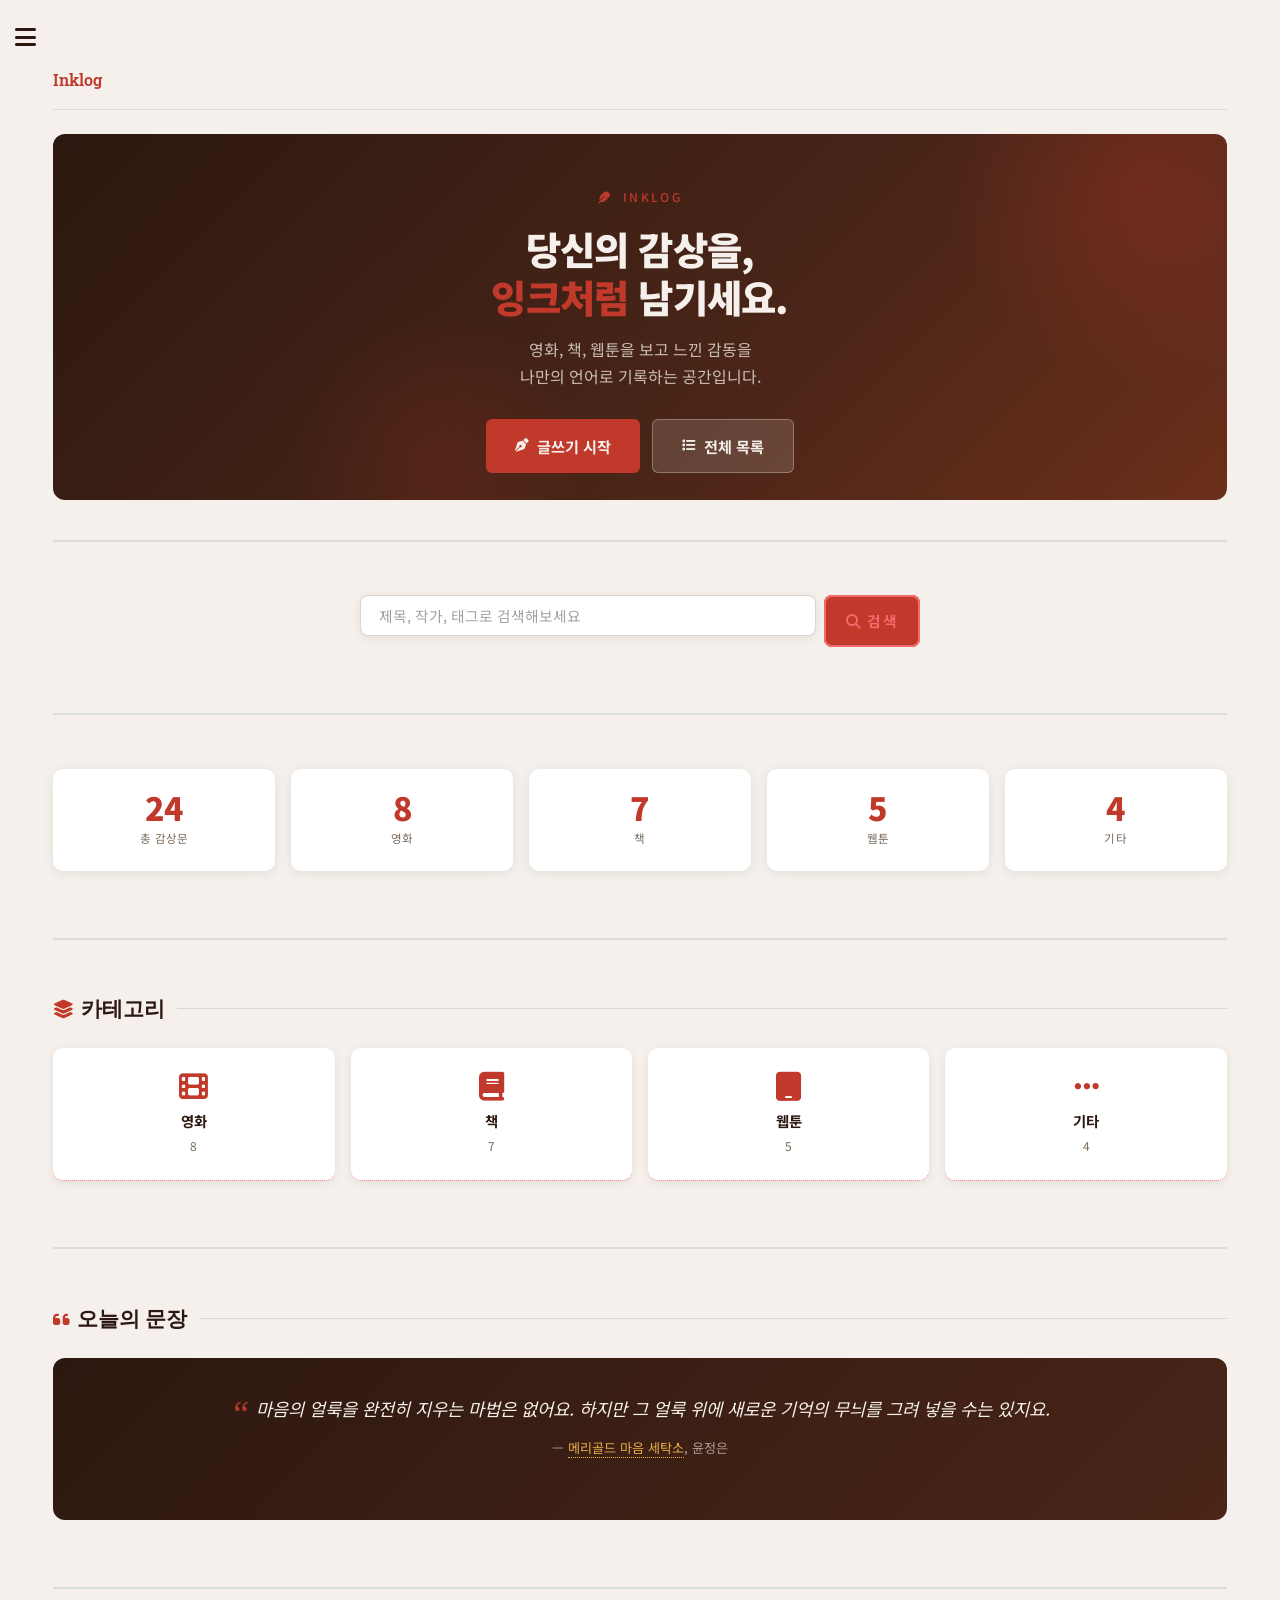
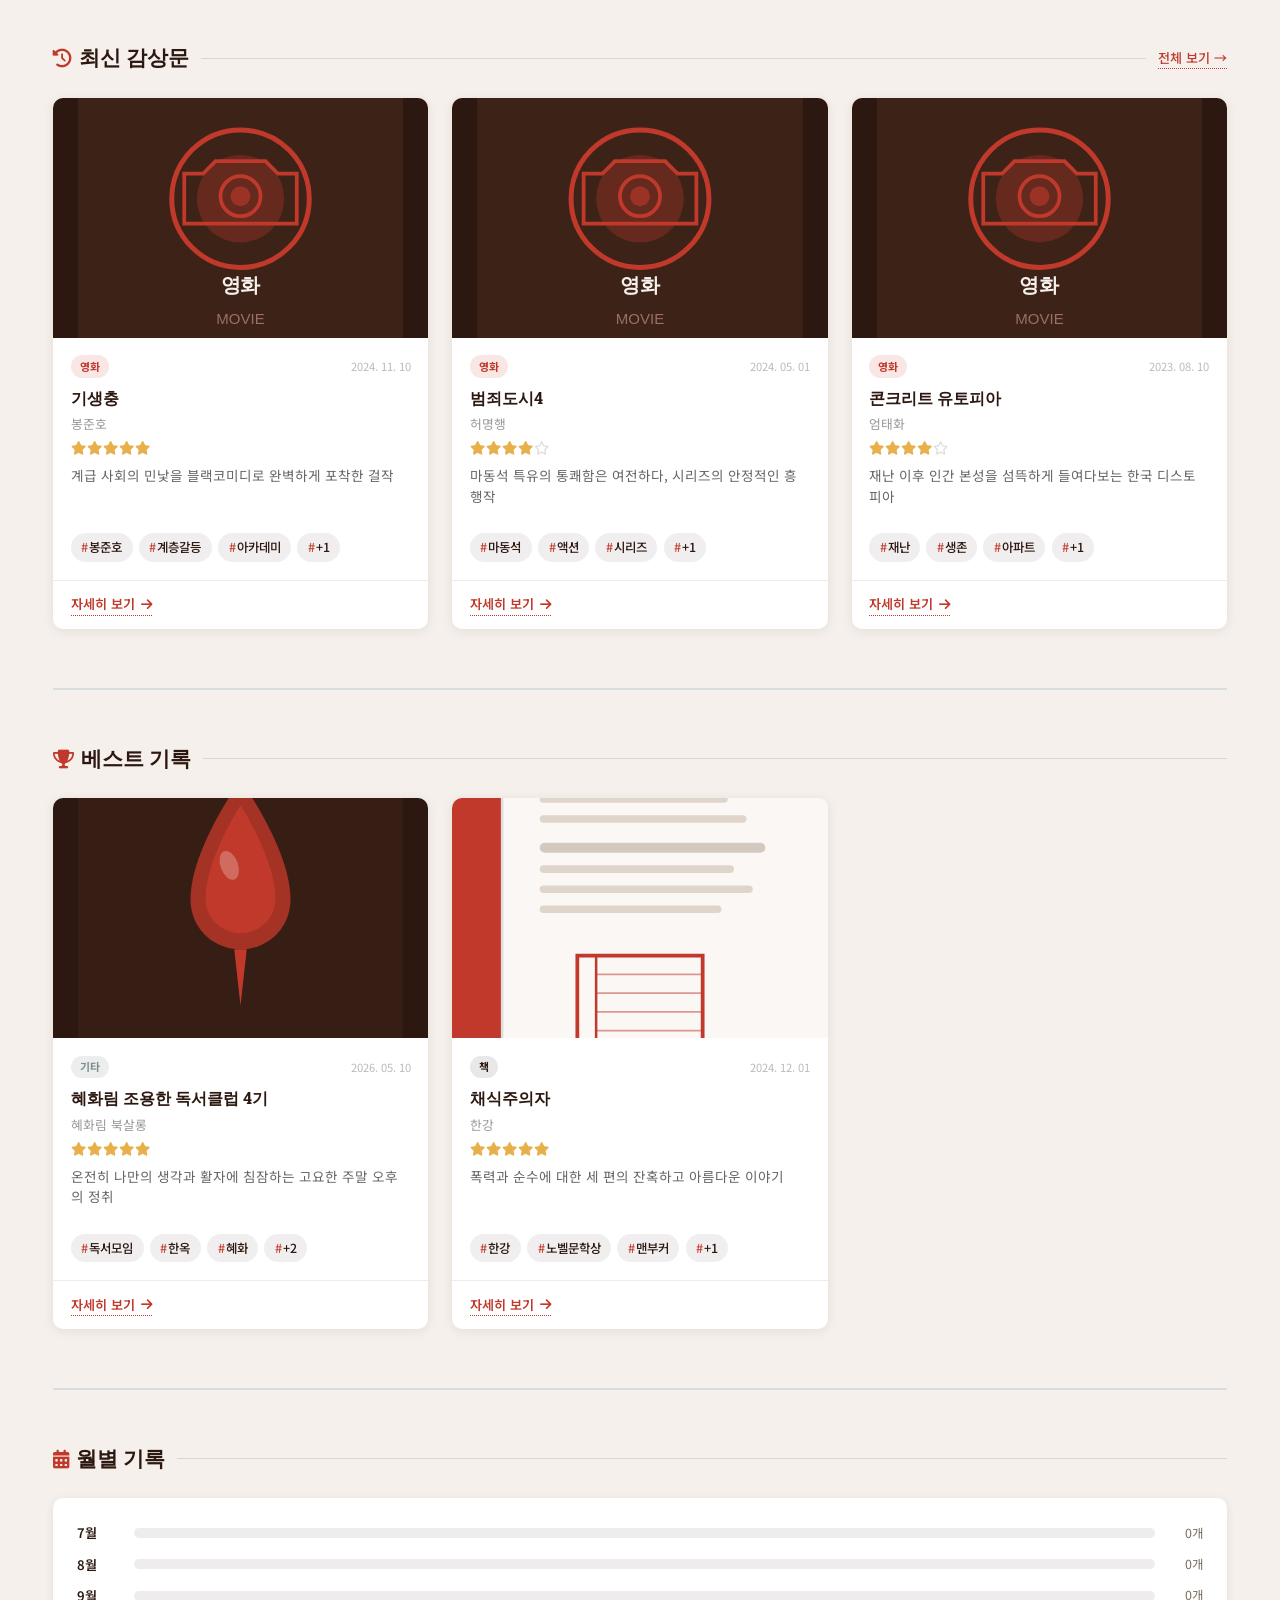
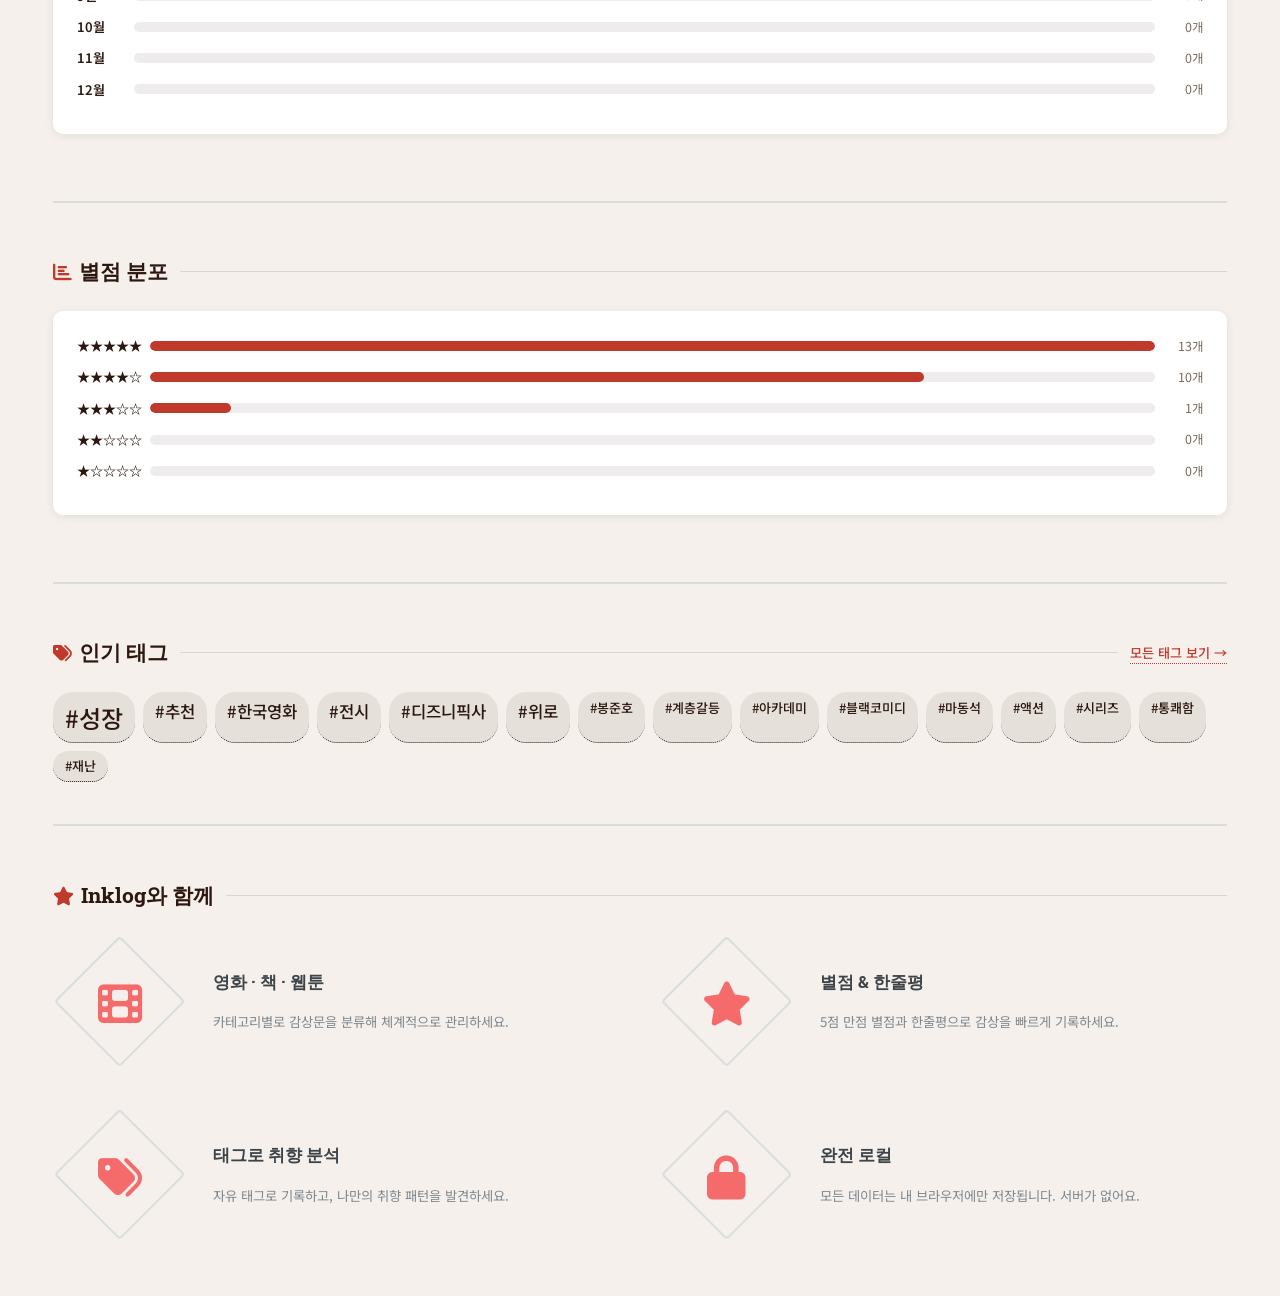
<file: index.html>
<!DOCTYPE HTML>
<html lang="ko">
<head>
  <title>Inklog — 당신의 감상을, 잉크처럼 남기세요.</title>
  <meta charset="utf-8" />
  <meta name="viewport" content="width=device-width, initial-scale=1" />
  <meta name="description" content="영화, 책, 웹툰 감상문을 기록하는 나만의 공간 Inklog" />
  <link rel="icon" type="image/svg+xml" href="images/favicon.svg" />
  <link rel="stylesheet" href="assets/css/main.css" />
  <link rel="stylesheet" href="assets/css/fontawesome-all.min.css" />
  <link rel="stylesheet" href="https://cdnjs.cloudflare.com/ajax/libs/font-awesome/6.5.1/css/all.min.css" crossorigin="anonymous" referrerpolicy="no-referrer" />
  <link rel="stylesheet" href="assets/css/custom.css" />
</head>
<body class="is-preload">

  <div id="wrapper">

    <!-- Main -->
    <div id="main">
      <div class="inner">

        <!-- Header -->
        <header id="header">
          <a href="index.html" class="logo"><strong>Inklog</strong></a>
          <ul class="icons">
            <li><a href="write.html" class="icon solid fa-pen-to-square" title="감상문 쓰기"><span class="label">글쓰기</span></a></li>
          </ul>
        </header>

        <!-- [섹션 1] Hero Banner -->
        <section id="hero-banner">
          <div class="hero-content">
            <p class="hero-eyebrow"><i class="fa-solid fa-feather" aria-hidden="true"></i> &nbsp;INKLOG</p>
            <h1>당신의 감상을,<br><em>잉크처럼</em> 남기세요.</h1>
            <p>영화, 책, 웹툰을 보고 느낀 감동을<br>나만의 언어로 기록하는 공간입니다.</p>
            <div class="hero-actions">
              <a href="write.html" class="btn-hero">
                <i class="fa-solid fa-pen-nib" aria-hidden="true"></i> 글쓰기 시작
              </a>
              <a href="list.html" class="btn-hero ghost">
                <i class="fa-solid fa-list" aria-hidden="true"></i> 전체 목록
              </a>
            </div>
          </div>
        </section>

        <!-- [섹션 2] 검색 바 -->
        <section>
          <form id="home-search-form" class="home-search" role="search">
            <label for="home-search-input" class="visually-hidden">감상문 검색</label>
            <input type="search" id="home-search-input" placeholder="제목, 작가, 태그로 검색해보세요" />
            <button type="submit"><i class="fa-solid fa-magnifying-glass" aria-hidden="true"></i> 검색</button>
          </form>
        </section>

        <!-- [섹션 3] 통계 카운터 -->
        <section>
          <div class="stats-row">
            <div class="stat-card">
              <span class="stat-number" data-count-target="all">0</span>
              <span class="stat-label">총 감상문</span>
            </div>
            <div class="stat-card">
              <span class="stat-number" data-count-target="movie">0</span>
              <span class="stat-label">영화</span>
            </div>
            <div class="stat-card">
              <span class="stat-number" data-count-target="book">0</span>
              <span class="stat-label">책</span>
            </div>
            <div class="stat-card">
              <span class="stat-number" data-count-target="webtoon">0</span>
              <span class="stat-label">웹툰</span>
            </div>
            <div class="stat-card">
              <span class="stat-number" data-count-target="etc">0</span>
              <span class="stat-label">기타</span>
            </div>
          </div>
        </section>

        <!-- [섹션 4] 카테고리 바로가기 -->
        <section>
          <div class="section-heading">
            <h2><i class="fa-solid fa-layer-group" aria-hidden="true"></i>카테고리</h2>
            <span class="section-line"></span>
          </div>
          <div class="cat-cards">
            <a href="list.html?category=movie" class="cat-card">
              <i class="fa-solid fa-film cat-icon" aria-hidden="true"></i>
              <span class="cat-name">영화</span>
              <span class="cat-count" data-cat-count="movie">0</span>
            </a>
            <a href="list.html?category=book" class="cat-card">
              <i class="fa-solid fa-book cat-icon" aria-hidden="true"></i>
              <span class="cat-name">책</span>
              <span class="cat-count" data-cat-count="book">0</span>
            </a>
            <a href="list.html?category=webtoon" class="cat-card">
              <i class="fa-solid fa-tablet cat-icon" aria-hidden="true"></i>
              <span class="cat-name">웹툰</span>
              <span class="cat-count" data-cat-count="webtoon">0</span>
            </a>
            <a href="list.html?category=etc" class="cat-card">
              <i class="fa-solid fa-ellipsis cat-icon" aria-hidden="true"></i>
              <span class="cat-name">기타</span>
              <span class="cat-count" data-cat-count="etc">0</span>
            </a>
          </div>
        </section>

        <!-- [섹션 5] 오늘의 문장 -->
        <section id="daily-quote-section">
          <div class="section-heading">
            <h2><i class="fa-solid fa-quote-left" aria-hidden="true"></i>오늘의 문장</h2>
            <span class="section-line"></span>
          </div>
          <div class="daily-quote">
            <blockquote id="daily-quote-text"></blockquote>
            <p class="quote-source" id="daily-quote-source"></p>
          </div>
        </section>

        <!-- [섹션 6] 최신 감상문 -->
        <section>
          <div class="section-heading">
            <h2><i class="fa-solid fa-clock-rotate-left" aria-hidden="true"></i>최신 감상문</h2>
            <span class="section-line"></span>
            <a href="list.html" class="see-all">전체 보기 →</a>
          </div>
          <div class="cards-grid" id="recent-grid"></div>
        </section>

        <!-- [섹션 7] 이달의 베스트 -->
        <section id="best-section">
          <div class="section-heading">
            <h2><i class="fa-solid fa-trophy" aria-hidden="true"></i>베스트 기록</h2>
            <span class="section-line"></span>
          </div>
          <div class="cards-grid" id="best-grid"></div>
        </section>

        <!-- [섹션 8] 월별 기록 -->
        <section>
          <div class="section-heading">
            <h2><i class="fa-solid fa-calendar-days" aria-hidden="true"></i>월별 기록</h2>
            <span class="section-line"></span>
          </div>
          <div class="rating-chart" id="monthly-chart"></div>
        </section>

        <!-- [섹션 9] 별점 분포 -->
        <section>
          <div class="section-heading">
            <h2><i class="fa-solid fa-chart-bar" aria-hidden="true"></i>별점 분포</h2>
            <span class="section-line"></span>
          </div>
          <div class="rating-chart">
            <div class="rating-row">
              <span class="stars-label">★★★★★</span>
              <div class="rating-bar-track"><div class="rating-bar-fill" data-rating-bar="5"></div></div>
              <span class="count-label">0개</span>
            </div>
            <div class="rating-row">
              <span class="stars-label">★★★★☆</span>
              <div class="rating-bar-track"><div class="rating-bar-fill" data-rating-bar="4"></div></div>
              <span class="count-label">0개</span>
            </div>
            <div class="rating-row">
              <span class="stars-label">★★★☆☆</span>
              <div class="rating-bar-track"><div class="rating-bar-fill" data-rating-bar="3"></div></div>
              <span class="count-label">0개</span>
            </div>
            <div class="rating-row">
              <span class="stars-label">★★☆☆☆</span>
              <div class="rating-bar-track"><div class="rating-bar-fill" data-rating-bar="2"></div></div>
              <span class="count-label">0개</span>
            </div>
            <div class="rating-row">
              <span class="stars-label">★☆☆☆☆</span>
              <div class="rating-bar-track"><div class="rating-bar-fill" data-rating-bar="1"></div></div>
              <span class="count-label">0개</span>
            </div>
          </div>
        </section>

        <!-- [섹션 10] 태그 클라우드 미리보기 -->
        <section>
          <div class="section-heading">
            <h2><i class="fa-solid fa-tags" aria-hidden="true"></i>인기 태그</h2>
            <span class="section-line"></span>
            <a href="tag.html" class="see-all">모든 태그 보기 →</a>
          </div>
          <div class="tag-cloud" id="tag-cloud-preview"></div>
        </section>

        <!-- Inklog 소개 features -->
        <section>
          <div class="section-heading">
            <h2><i class="fa-solid fa-star" aria-hidden="true"></i>Inklog와 함께</h2>
            <span class="section-line"></span>
          </div>
          <div class="features">
            <article>
              <span class="icon solid fa-film"></span>
              <div class="content">
                <h3>영화 · 책 · 웹툰</h3>
                <p>카테고리별로 감상문을 분류해 체계적으로 관리하세요.</p>
              </div>
            </article>
            <article>
              <span class="icon solid fa-star"></span>
              <div class="content">
                <h3>별점 &amp; 한줄평</h3>
                <p>5점 만점 별점과 한줄평으로 감상을 빠르게 기록하세요.</p>
              </div>
            </article>
            <article>
              <span class="icon solid fa-tags"></span>
              <div class="content">
                <h3>태그로 취향 분석</h3>
                <p>자유 태그로 기록하고, 나만의 취향 패턴을 발견하세요.</p>
              </div>
            </article>
            <article>
              <span class="icon solid fa-lock"></span>
              <div class="content">
                <h3>완전 로컬</h3>
                <p>모든 데이터는 내 브라우저에만 저장됩니다. 서버가 없어요.</p>
              </div>
            </article>
          </div>
        </section>

      </div>
    </div>

    <!-- Sidebar -->
    <div id="sidebar">
      <div class="inner">

        <a href="index.html" class="inklog-logo">Ink<span>log</span></a>
        <span class="inklog-tagline">당신의 감상을, 잉크처럼 남기세요.</span>

        <nav id="menu">
          <header class="major"><h2>메뉴</h2></header>
          <ul>
            <li><a href="index.html"><i class="fa-solid fa-house" aria-hidden="true"></i> 홈</a></li>
            <li><a href="list.html"><i class="fa-solid fa-list" aria-hidden="true"></i> 전체 기록</a></li>
            <li>
              <span class="opener"><i class="fa-solid fa-layer-group" aria-hidden="true"></i> 카테고리</span>
              <ul>
                <li><a href="list.html?category=movie"><i class="fa-solid fa-film" aria-hidden="true"></i> 영화</a></li>
                <li><a href="list.html?category=book"><i class="fa-solid fa-book" aria-hidden="true"></i> 책</a></li>
                <li><a href="list.html?category=webtoon"><i class="fa-solid fa-tablet" aria-hidden="true"></i> 웹툰</a></li>
                <li><a href="list.html?category=etc"><i class="fa-solid fa-ellipsis" aria-hidden="true"></i> 기타</a></li>
              </ul>
            </li>
            <li><a href="tag.html"><i class="fa-solid fa-tags" aria-hidden="true"></i> 태그로 보기</a></li>
            <li><a href="gallery.html"><i class="fa-solid fa-images" aria-hidden="true"></i> 갤러리</a></li>
            <li><a href="about.html"><i class="fa-solid fa-circle-info" aria-hidden="true"></i> 소개</a></li>
            <li><a href="contact.html"><i class="fa-solid fa-envelope" aria-hidden="true"></i> 문의</a></li>
          </ul>
        </nav>

        <section>
          <a href="write.html" class="button primary sidebar-write-btn">
            <i class="fa-solid fa-pen-nib" aria-hidden="true"></i> 새 감상문 쓰기
          </a>
        </section>

        <footer id="footer">
          <p class="copyright">&copy; Inklog. Design based on <a href="https://html5up.net">HTML5 UP</a>.</p>
        </footer>

      </div>
    </div>

  </div>

  <script src="assets/js/jquery.min.js"></script>
  <script src="assets/js/browser.min.js"></script>
  <script src="assets/js/breakpoints.min.js"></script>
  <script src="assets/js/util.js"></script>
  <script src="assets/js/main.js"></script>
  <script src="js/data.js"></script>
  <script src="js/app.js"></script>
</body>
</html>
</file>
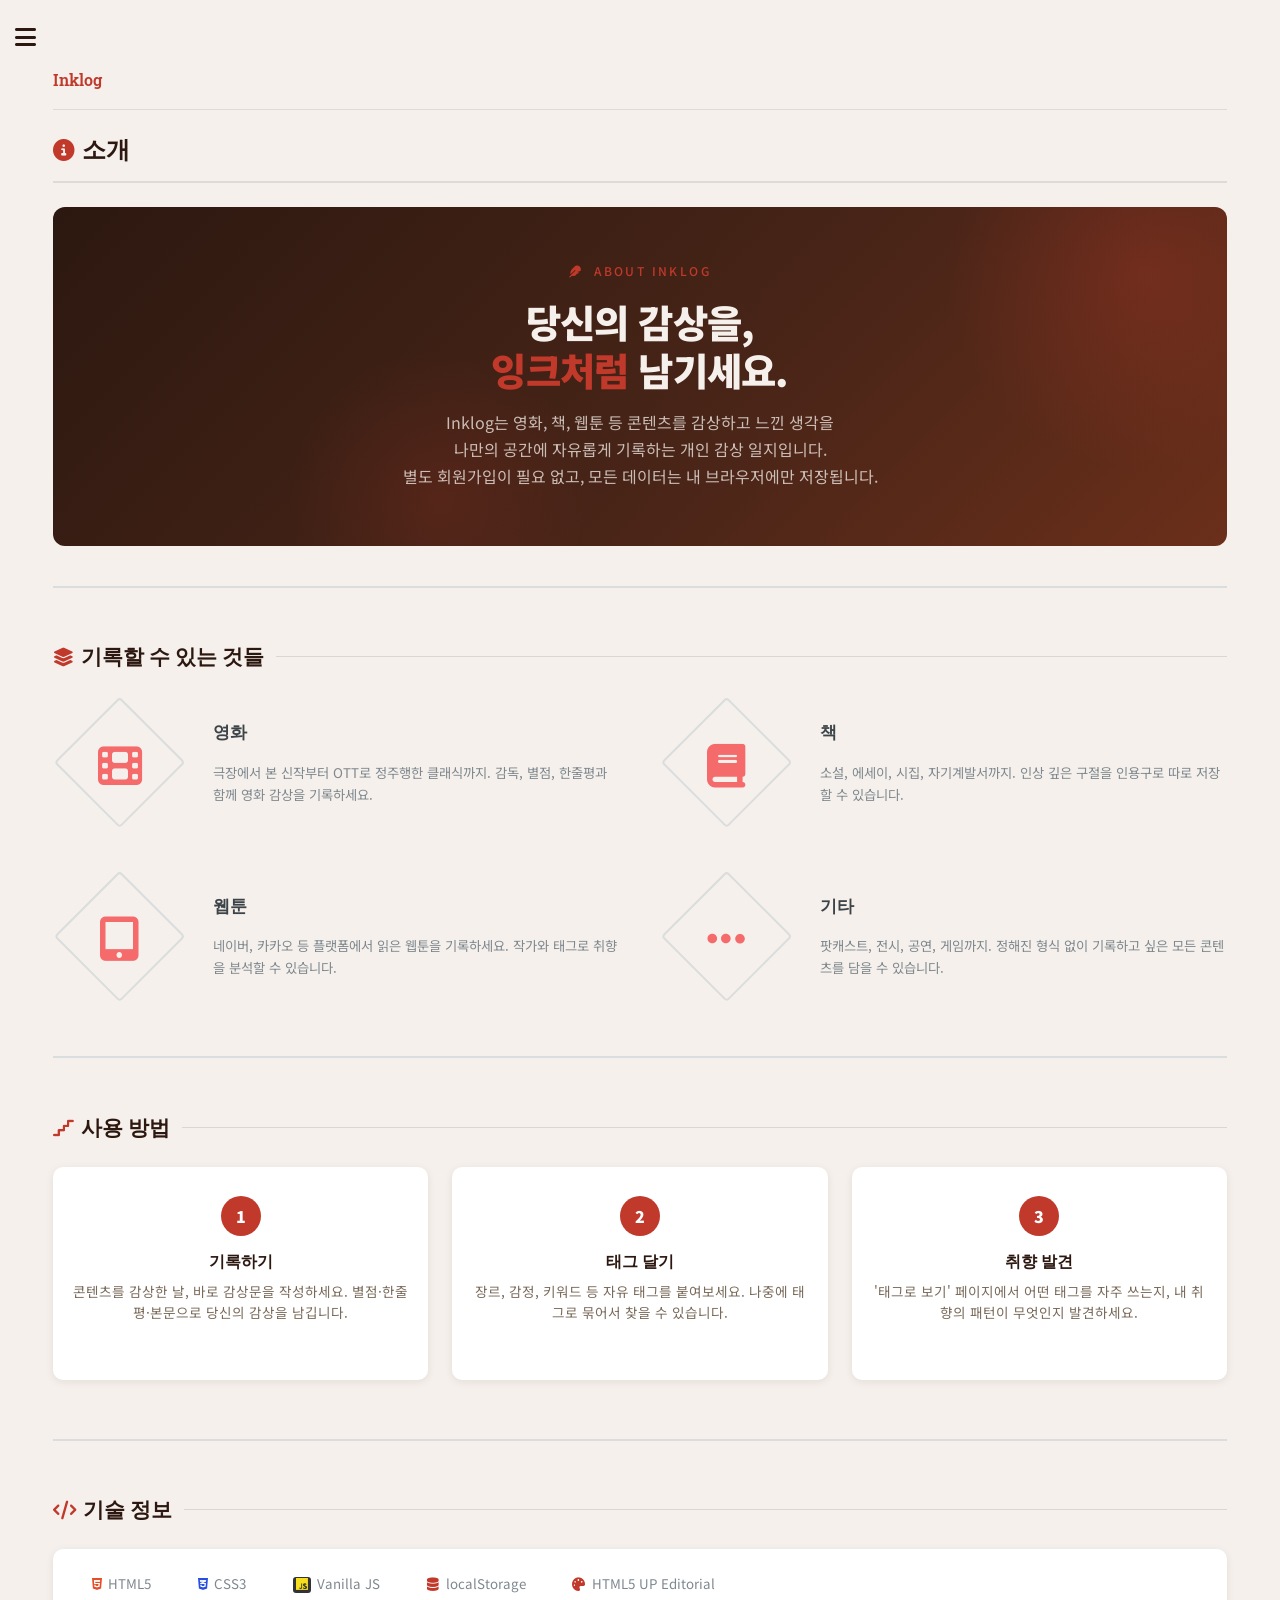
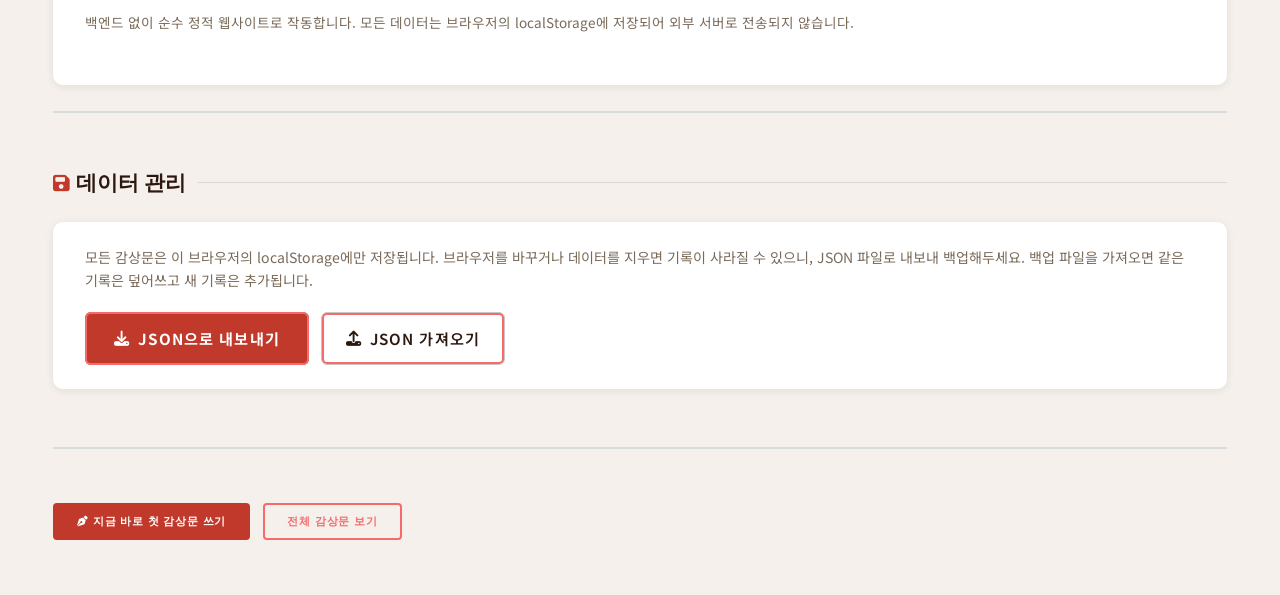
<file: about.html>
<!DOCTYPE HTML>
<html lang="ko">
<head>
  <title>소개 — Inklog</title>
  <meta charset="utf-8" />
  <meta name="viewport" content="width=device-width, initial-scale=1" />
  <meta name="description" content="Inklog 소개 — 영화, 책, 웹툰 감상을 기록하는 개인 감상 일지입니다." />
  <link rel="icon" type="image/svg+xml" href="images/favicon.svg" />
  <link rel="stylesheet" href="assets/css/main.css" />
  <link rel="stylesheet" href="assets/css/fontawesome-all.min.css" />
  <link rel="stylesheet" href="https://cdnjs.cloudflare.com/ajax/libs/font-awesome/6.5.1/css/all.min.css" crossorigin="anonymous" referrerpolicy="no-referrer" />
  <link rel="stylesheet" href="assets/css/custom.css" />
</head>
<body class="is-preload">

  <div id="wrapper">

    <!-- Main -->
    <div id="main">
      <div class="inner">

        <!-- Header -->
        <header id="header">
          <a href="index.html" class="logo"><strong>Inklog</strong></a>
          <ul class="icons">
            <li><a href="write.html" class="icon solid fa-pen-to-square" title="감상문 쓰기"><span class="label">글쓰기</span></a></li>
          </ul>
        </header>

        <!-- Page title -->
        <div class="page-title-bar">
          <h1><i class="fa-solid fa-circle-info" aria-hidden="true"></i>소개</h1>
        </div>

        <!-- Hero intro -->
        <section id="hero-banner" class="hero-compact">
          <div class="hero-content">
            <p class="hero-eyebrow"><i class="fa-solid fa-feather" aria-hidden="true"></i> &nbsp;ABOUT INKLOG</p>
            <h1>당신의 감상을,<br><em>잉크처럼</em> 남기세요.</h1>
            <p>Inklog는 영화, 책, 웹툰 등 콘텐츠를 감상하고 느낀 생각을<br>
            나만의 공간에 자유롭게 기록하는 개인 감상 일지입니다.<br>
            별도 회원가입이 필요 없고, 모든 데이터는 내 브라우저에만 저장됩니다.</p>
          </div>
        </section>

        <!-- 카테고리 소개 -->
        <section>
          <div class="section-heading">
            <h2><i class="fa-solid fa-layer-group" aria-hidden="true"></i>기록할 수 있는 것들</h2>
            <span class="section-line"></span>
          </div>
          <div class="features">
            <article>
              <span class="icon solid fa-film"></span>
              <div class="content">
                <h3>영화</h3>
                <p>극장에서 본 신작부터 OTT로 정주행한 클래식까지. 감독, 별점, 한줄평과 함께 영화 감상을 기록하세요.</p>
              </div>
            </article>
            <article>
              <span class="icon solid fa-book"></span>
              <div class="content">
                <h3>책</h3>
                <p>소설, 에세이, 시집, 자기계발서까지. 인상 깊은 구절을 인용구로 따로 저장할 수 있습니다.</p>
              </div>
            </article>
            <article>
              <span class="icon solid fa-tablet-alt"></span>
              <div class="content">
                <h3>웹툰</h3>
                <p>네이버, 카카오 등 플랫폼에서 읽은 웹툰을 기록하세요. 작가와 태그로 취향을 분석할 수 있습니다.</p>
              </div>
            </article>
            <article>
              <span class="icon solid fa-ellipsis-h"></span>
              <div class="content">
                <h3>기타</h3>
                <p>팟캐스트, 전시, 공연, 게임까지. 정해진 형식 없이 기록하고 싶은 모든 콘텐츠를 담을 수 있습니다.</p>
              </div>
            </article>
          </div>
        </section>

        <!-- 사용 방법 3단계 -->
        <section>
          <div class="section-heading">
            <h2><i class="fa-solid fa-stairs" aria-hidden="true"></i>사용 방법</h2>
            <span class="section-line"></span>
          </div>
          <div class="about-steps">
            <div class="about-step">
              <div class="step-num">1</div>
              <h3>기록하기</h3>
              <p>콘텐츠를 감상한 날, 바로 감상문을 작성하세요. 별점·한줄평·본문으로 당신의 감상을 남깁니다.</p>
            </div>
            <div class="about-step">
              <div class="step-num">2</div>
              <h3>태그 달기</h3>
              <p>장르, 감정, 키워드 등 자유 태그를 붙여보세요. 나중에 태그로 묶어서 찾을 수 있습니다.</p>
            </div>
            <div class="about-step">
              <div class="step-num">3</div>
              <h3>취향 발견</h3>
              <p>'태그로 보기' 페이지에서 어떤 태그를 자주 쓰는지, 내 취향의 패턴이 무엇인지 발견하세요.</p>
            </div>
          </div>
        </section>

        <!-- 기술 스택 소개 -->
        <section>
          <div class="section-heading">
            <h2><i class="fa-solid fa-code" aria-hidden="true"></i>기술 정보</h2>
            <span class="section-line"></span>
          </div>
          <div class="tech-info-card">
            <ul>
              <li><i class="fa-brands fa-html5 tech-html5" aria-hidden="true"></i>HTML5</li>
              <li><i class="fa-brands fa-css3-alt tech-css3" aria-hidden="true"></i>CSS3</li>
              <li><i class="fa-brands fa-js tech-js" aria-hidden="true"></i>Vanilla JS</li>
              <li><i class="fa-solid fa-database tech-etc" aria-hidden="true"></i>localStorage</li>
              <li><i class="fa-solid fa-palette tech-etc" aria-hidden="true"></i>HTML5 UP Editorial</li>
            </ul>
            <p class="tech-note">백엔드 없이 순수 정적 웹사이트로 작동합니다. 모든 데이터는 브라우저의 localStorage에 저장되어 외부 서버로 전송되지 않습니다.</p>
          </div>
        </section>

        <!-- 데이터 관리 (백업 / 복원) -->
        <section>
          <div class="section-heading">
            <h2><i class="fa-solid fa-floppy-disk" aria-hidden="true"></i>데이터 관리</h2>
            <span class="section-line"></span>
          </div>
          <div class="data-manage">
            <p>모든 감상문은 이 브라우저의 localStorage에만 저장됩니다.
            브라우저를 바꾸거나 데이터를 지우면 기록이 사라질 수 있으니,
            JSON 파일로 내보내 백업해두세요. 백업 파일을 가져오면 같은 기록은 덮어쓰고 새 기록은 추가됩니다.</p>
            <div class="data-buttons">
              <button id="btn-export" class="btn-primary" type="button">
                <i class="fa-solid fa-download" aria-hidden="true"></i> JSON으로 내보내기
              </button>
              <button id="btn-import" class="btn-secondary" type="button">
                <i class="fa-solid fa-upload" aria-hidden="true"></i> JSON 가져오기
              </button>
              <label for="import-file" class="visually-hidden">백업 JSON 파일 선택</label>
              <input type="file" id="import-file" accept=".json,application/json" class="visually-hidden" />
            </div>
          </div>
        </section>

        <section class="about-cta">
          <ul class="actions">
            <li><a href="write.html" class="button primary btn-accent">
              <i class="fa-solid fa-pen-nib" aria-hidden="true"></i> 지금 바로 첫 감상문 쓰기
            </a></li>
            <li><a href="list.html" class="button">전체 감상문 보기</a></li>
          </ul>
        </section>

      </div>
    </div>

    <!-- Sidebar -->
    <div id="sidebar">
      <div class="inner">

        <a href="index.html" class="inklog-logo">Ink<span>log</span></a>
        <span class="inklog-tagline">당신의 감상을, 잉크처럼 남기세요.</span>

        <nav id="menu">
          <header class="major"><h2>메뉴</h2></header>
          <ul>
            <li><a href="index.html"><i class="fa-solid fa-house"></i> 홈</a></li>
            <li><a href="list.html"><i class="fa-solid fa-list"></i> 전체 기록</a></li>
            <li>
              <span class="opener"><i class="fa-solid fa-layer-group"></i> 카테고리</span>
              <ul>
                <li><a href="list.html?category=movie"><i class="fa-solid fa-film"></i> 영화</a></li>
                <li><a href="list.html?category=book"><i class="fa-solid fa-book"></i> 책</a></li>
                <li><a href="list.html?category=webtoon"><i class="fa-solid fa-tablet"></i> 웹툰</a></li>
                <li><a href="list.html?category=etc"><i class="fa-solid fa-ellipsis"></i> 기타</a></li>
              </ul>
            </li>
            <li><a href="tag.html"><i class="fa-solid fa-tags"></i> 태그로 보기</a></li>
            <li><a href="gallery.html"><i class="fa-solid fa-images"></i> 갤러리</a></li>
            <li><a href="about.html"><i class="fa-solid fa-circle-info"></i> 소개</a></li>
            <li><a href="contact.html"><i class="fa-solid fa-envelope"></i> 문의</a></li>
          </ul>
        </nav>

        <section>
          <a href="write.html" class="button primary sidebar-write-btn">
            <i class="fa-solid fa-pen-nib" aria-hidden="true"></i> 새 감상문 쓰기
          </a>
        </section>

        <footer id="footer">
          <p class="copyright">&copy; Inklog. Design based on <a href="https://html5up.net">HTML5 UP</a>.</p>
        </footer>

      </div>
    </div>

  </div>

  <script src="assets/js/jquery.min.js"></script>
  <script src="assets/js/browser.min.js"></script>
  <script src="assets/js/breakpoints.min.js"></script>
  <script src="assets/js/util.js"></script>
  <script src="assets/js/main.js"></script>
  <script src="js/data.js"></script>
  <script src="js/app.js"></script>
</body>
</html>
</file>
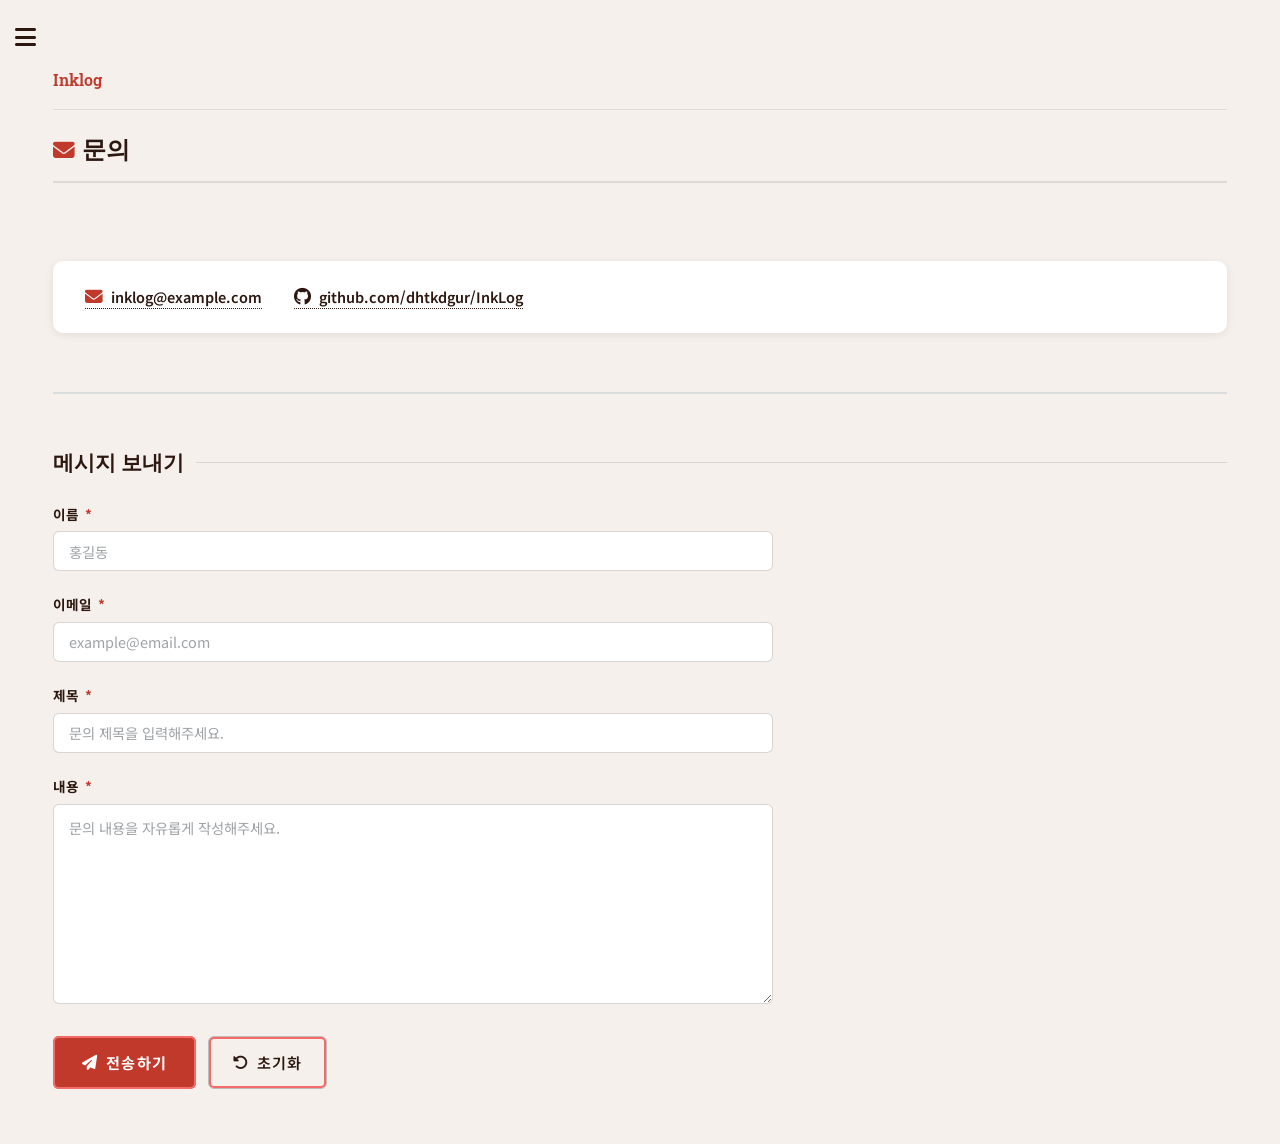
<file: contact.html>
<!DOCTYPE HTML>
<html lang="ko">
<head>
  <title>문의 — Inklog</title>
  <meta charset="utf-8" />
  <meta name="viewport" content="width=device-width, initial-scale=1" />
  <meta name="description" content="Inklog에 대한 문의나 의견을 보내주세요." />
  <link rel="icon" type="image/svg+xml" href="images/favicon.svg" />
  <link rel="stylesheet" href="assets/css/main.css" />
  <link rel="stylesheet" href="assets/css/fontawesome-all.min.css" />
  <link rel="stylesheet" href="https://cdnjs.cloudflare.com/ajax/libs/font-awesome/6.5.1/css/all.min.css" crossorigin="anonymous" referrerpolicy="no-referrer" />
  <link rel="stylesheet" href="assets/css/custom.css" />
</head>
<body class="is-preload">

  <div id="wrapper">

    <!-- Main -->
    <div id="main">
      <div class="inner">

        <!-- Header -->
        <header id="header">
          <a href="index.html" class="logo"><strong>Inklog</strong></a>
          <ul class="icons">
            <li><a href="write.html" class="icon solid fa-pen-to-square" title="감상문 쓰기"><span class="label">글쓰기</span></a></li>
          </ul>
        </header>

        <!-- Page title -->
        <div class="page-title-bar">
          <h1><i class="fa-solid fa-envelope" aria-hidden="true"></i>문의</h1>
        </div>

        <!-- Contact links -->
        <section class="contact-links">
          <div class="contact-links-card">
            <a href="mailto:inklog@example.com">
              <i class="fa-solid fa-envelope" aria-hidden="true"></i>
              inklog@example.com
            </a>
            <a href="https://github.com/dhtkdgur/InkLog" target="_blank" rel="noopener noreferrer">
              <i class="fa-brands fa-github" aria-hidden="true"></i>
              github.com/dhtkdgur/InkLog
            </a>
          </div>
        </section>

        <!-- Contact form -->
        <section>
          <div class="section-heading">
            <h2>메시지 보내기</h2>
            <span class="section-line"></span>
          </div>

          <!-- Success message (hidden by default) -->
          <div class="contact-success" id="contact-success">
            <i class="fa-solid fa-circle-check"></i> 문의가 접수되었습니다. 빠른 시일 내에 답변 드리겠습니다.
          </div>

          <form id="contact-form" class="inklog-form" novalidate>

            <div class="form-group">
              <label for="c-name">이름 <span class="required">*</span></label>
              <input type="text" id="c-name" name="name" placeholder="홍길동" required />
            </div>

            <div class="form-group">
              <label for="c-email">이메일 <span class="required">*</span></label>
              <input type="text" id="c-email" name="email" placeholder="example@email.com" required />
            </div>

            <div class="form-group">
              <label for="c-subject">제목 <span class="required">*</span></label>
              <input type="text" id="c-subject" name="subject" placeholder="문의 제목을 입력해주세요." required />
            </div>

            <div class="form-group">
              <label for="c-message">내용 <span class="required">*</span></label>
              <textarea id="c-message" name="message" placeholder="문의 내용을 자유롭게 작성해주세요." required></textarea>
            </div>

            <div class="form-actions">
              <button type="submit" class="btn-primary">
                <i class="fa-solid fa-paper-plane"></i> 전송하기
              </button>
              <button type="reset" class="btn-secondary">
                <i class="fa-solid fa-rotate-left"></i> 초기화
              </button>
            </div>

          </form>
        </section>

      </div>
    </div>

    <!-- Sidebar -->
    <div id="sidebar">
      <div class="inner">

        <a href="index.html" class="inklog-logo">Ink<span>log</span></a>
        <span class="inklog-tagline">당신의 감상을, 잉크처럼 남기세요.</span>

        <nav id="menu">
          <header class="major"><h2>메뉴</h2></header>
          <ul>
            <li><a href="index.html"><i class="fa-solid fa-house"></i> 홈</a></li>
            <li><a href="list.html"><i class="fa-solid fa-list"></i> 전체 기록</a></li>
            <li>
              <span class="opener"><i class="fa-solid fa-layer-group"></i> 카테고리</span>
              <ul>
                <li><a href="list.html?category=movie"><i class="fa-solid fa-film"></i> 영화</a></li>
                <li><a href="list.html?category=book"><i class="fa-solid fa-book"></i> 책</a></li>
                <li><a href="list.html?category=webtoon"><i class="fa-solid fa-tablet"></i> 웹툰</a></li>
                <li><a href="list.html?category=etc"><i class="fa-solid fa-ellipsis"></i> 기타</a></li>
              </ul>
            </li>
            <li><a href="tag.html"><i class="fa-solid fa-tags"></i> 태그로 보기</a></li>
            <li><a href="gallery.html"><i class="fa-solid fa-images"></i> 갤러리</a></li>
            <li><a href="about.html"><i class="fa-solid fa-circle-info"></i> 소개</a></li>
            <li><a href="contact.html"><i class="fa-solid fa-envelope"></i> 문의</a></li>
          </ul>
        </nav>

        <section>
          <a href="write.html" class="button primary sidebar-write-btn">
            <i class="fa-solid fa-pen-nib" aria-hidden="true"></i> 새 감상문 쓰기
          </a>
        </section>

        <footer id="footer">
          <p class="copyright">&copy; Inklog. Design based on <a href="https://html5up.net">HTML5 UP</a>.</p>
        </footer>

      </div>
    </div>

  </div>

  <script src="assets/js/jquery.min.js"></script>
  <script src="assets/js/browser.min.js"></script>
  <script src="assets/js/breakpoints.min.js"></script>
  <script src="assets/js/util.js"></script>
  <script src="assets/js/main.js"></script>
  <script src="js/data.js"></script>
  <script src="js/app.js"></script>
  <script>
    document.getElementById('contact-form').addEventListener('submit', function(e) {
      e.preventDefault();
      var success = document.getElementById('contact-success');
      if (success) success.classList.add('show');
      this.reset();
      window.scrollTo({ top: 0, behavior: 'smooth' });
    });
  </script>
</body>
</html>
</file>
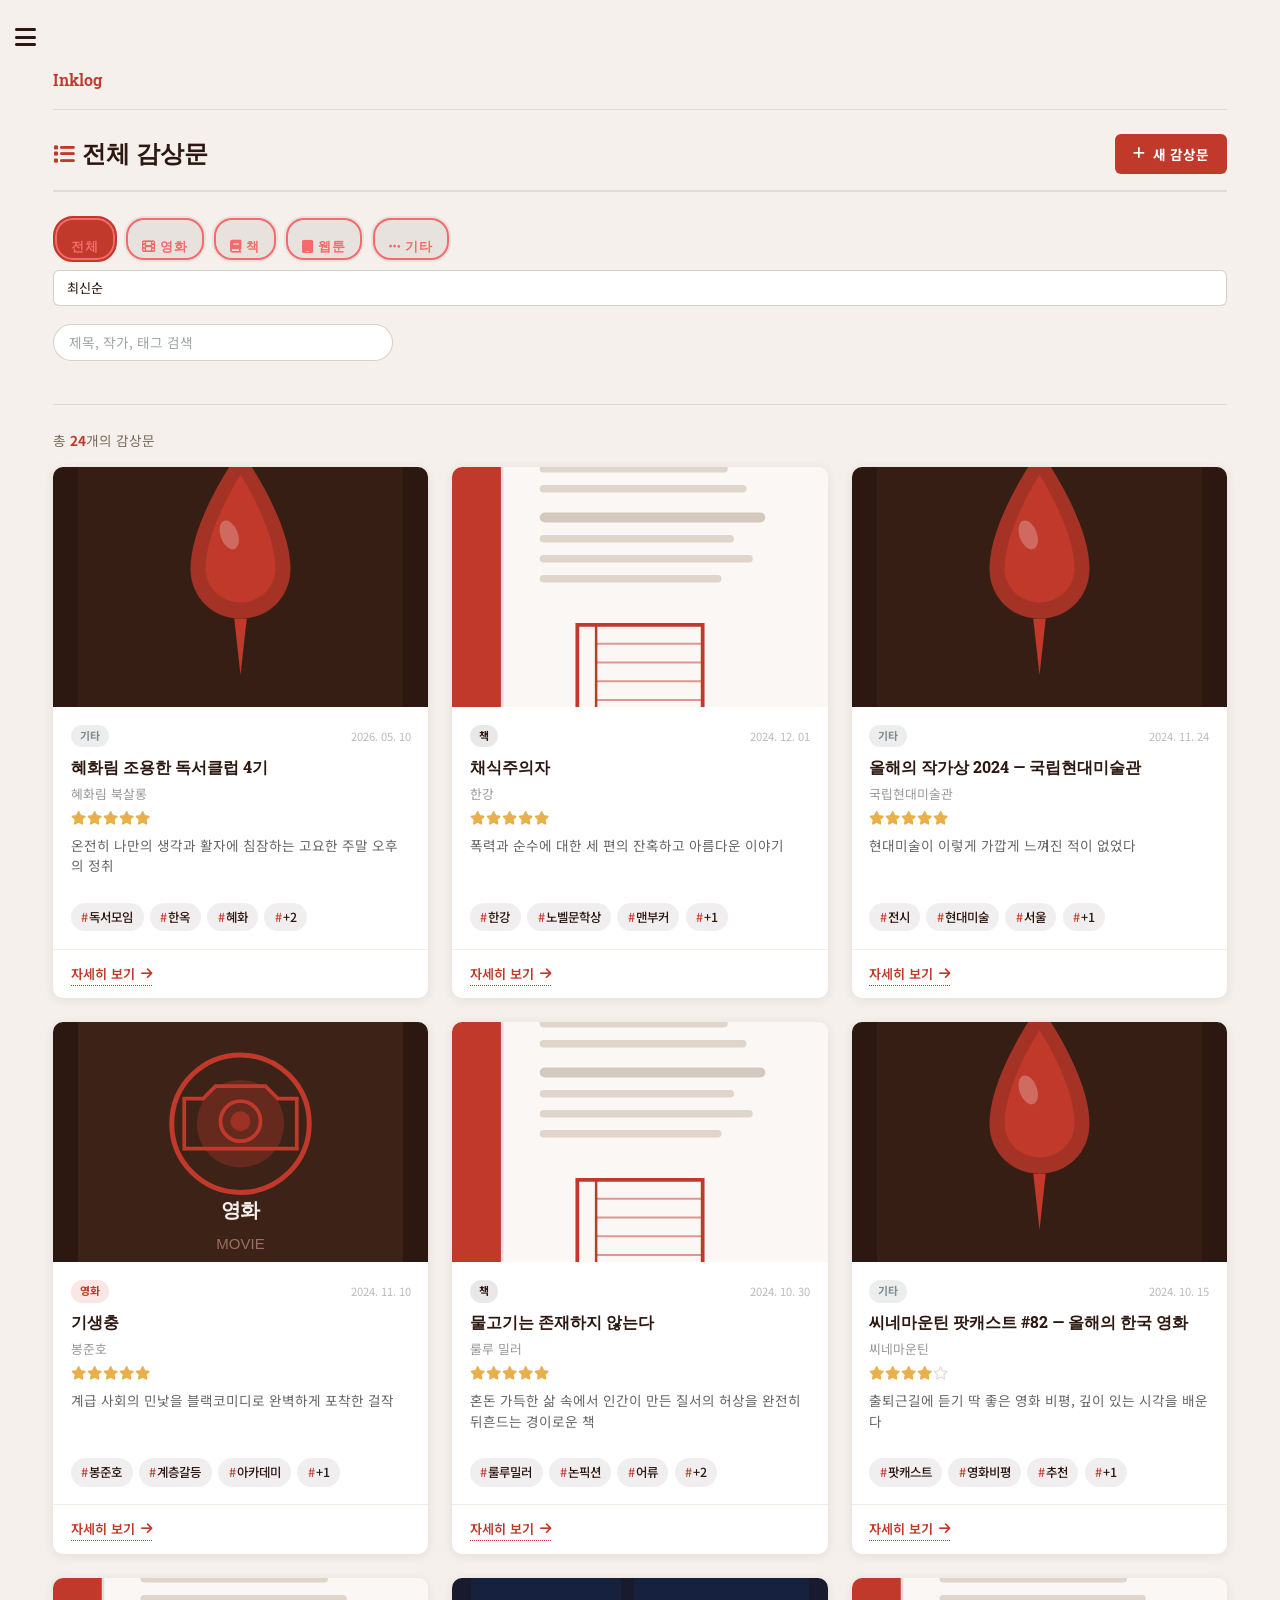
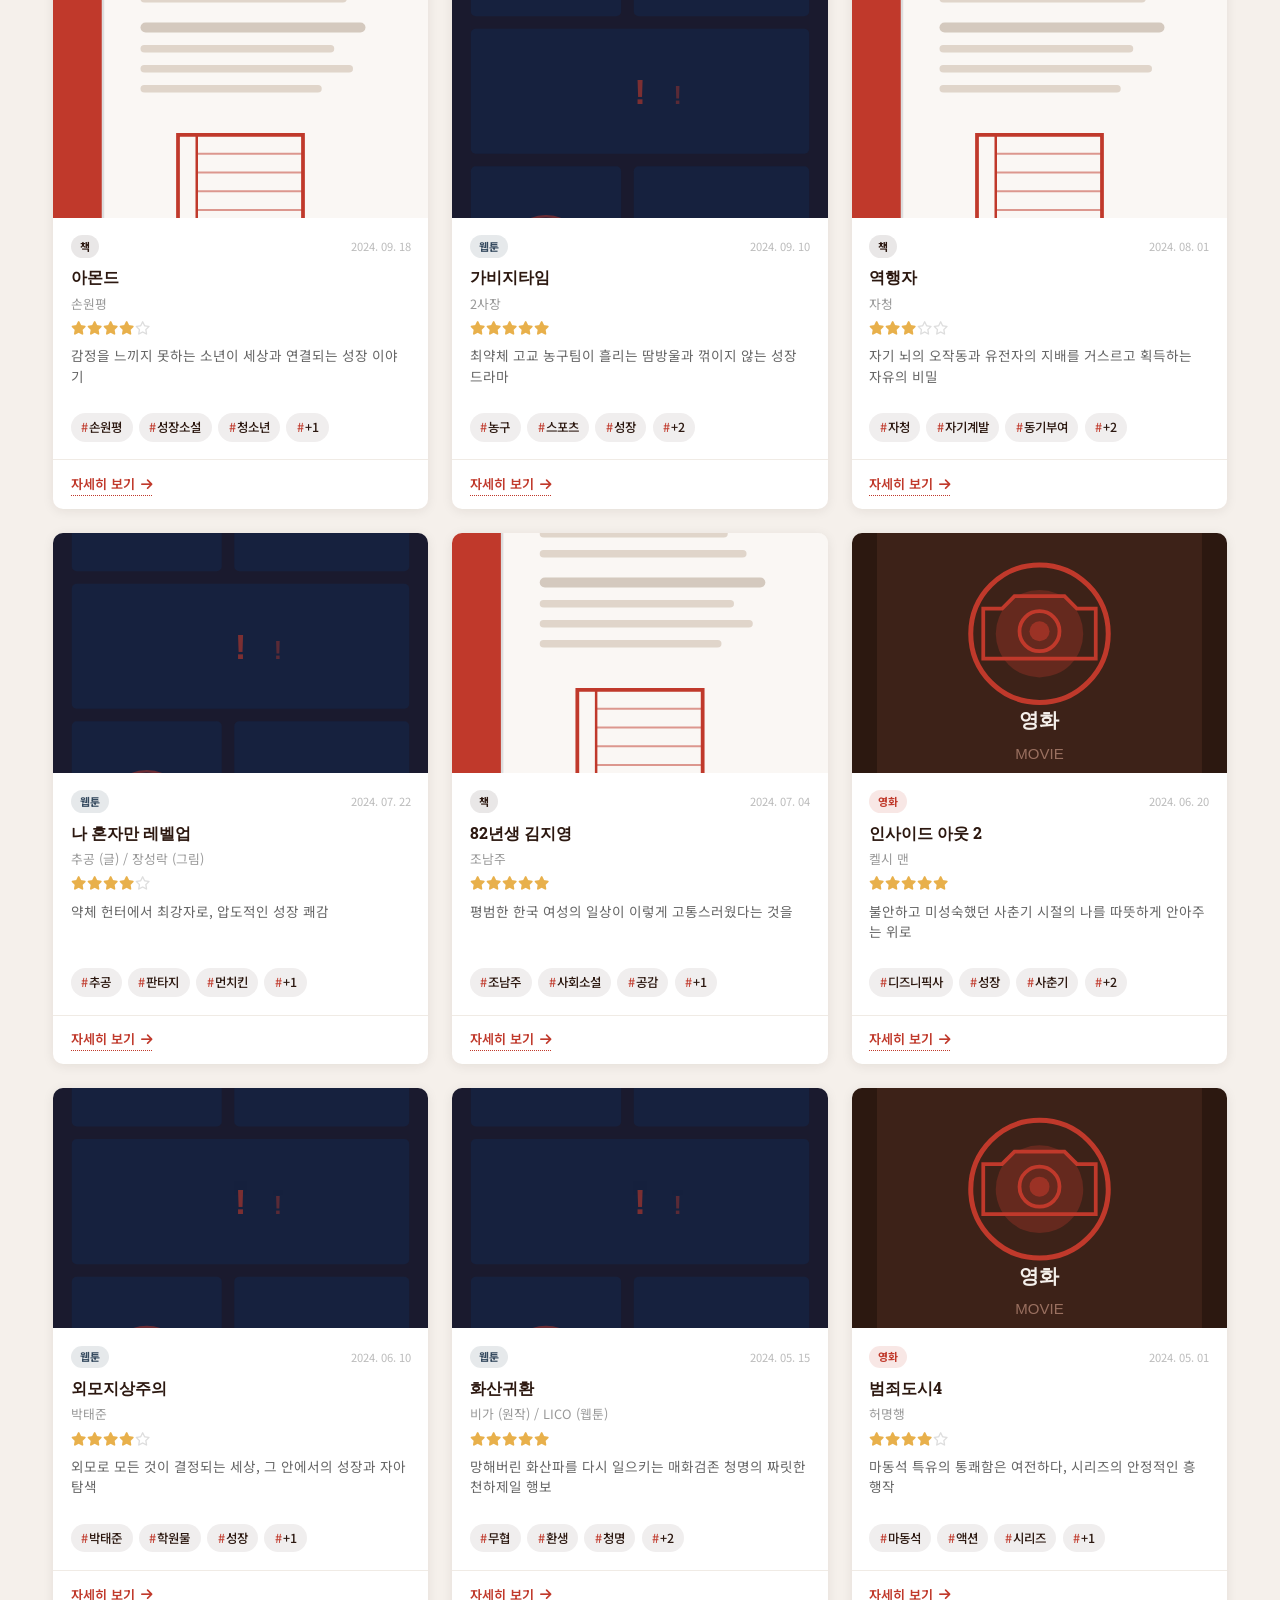
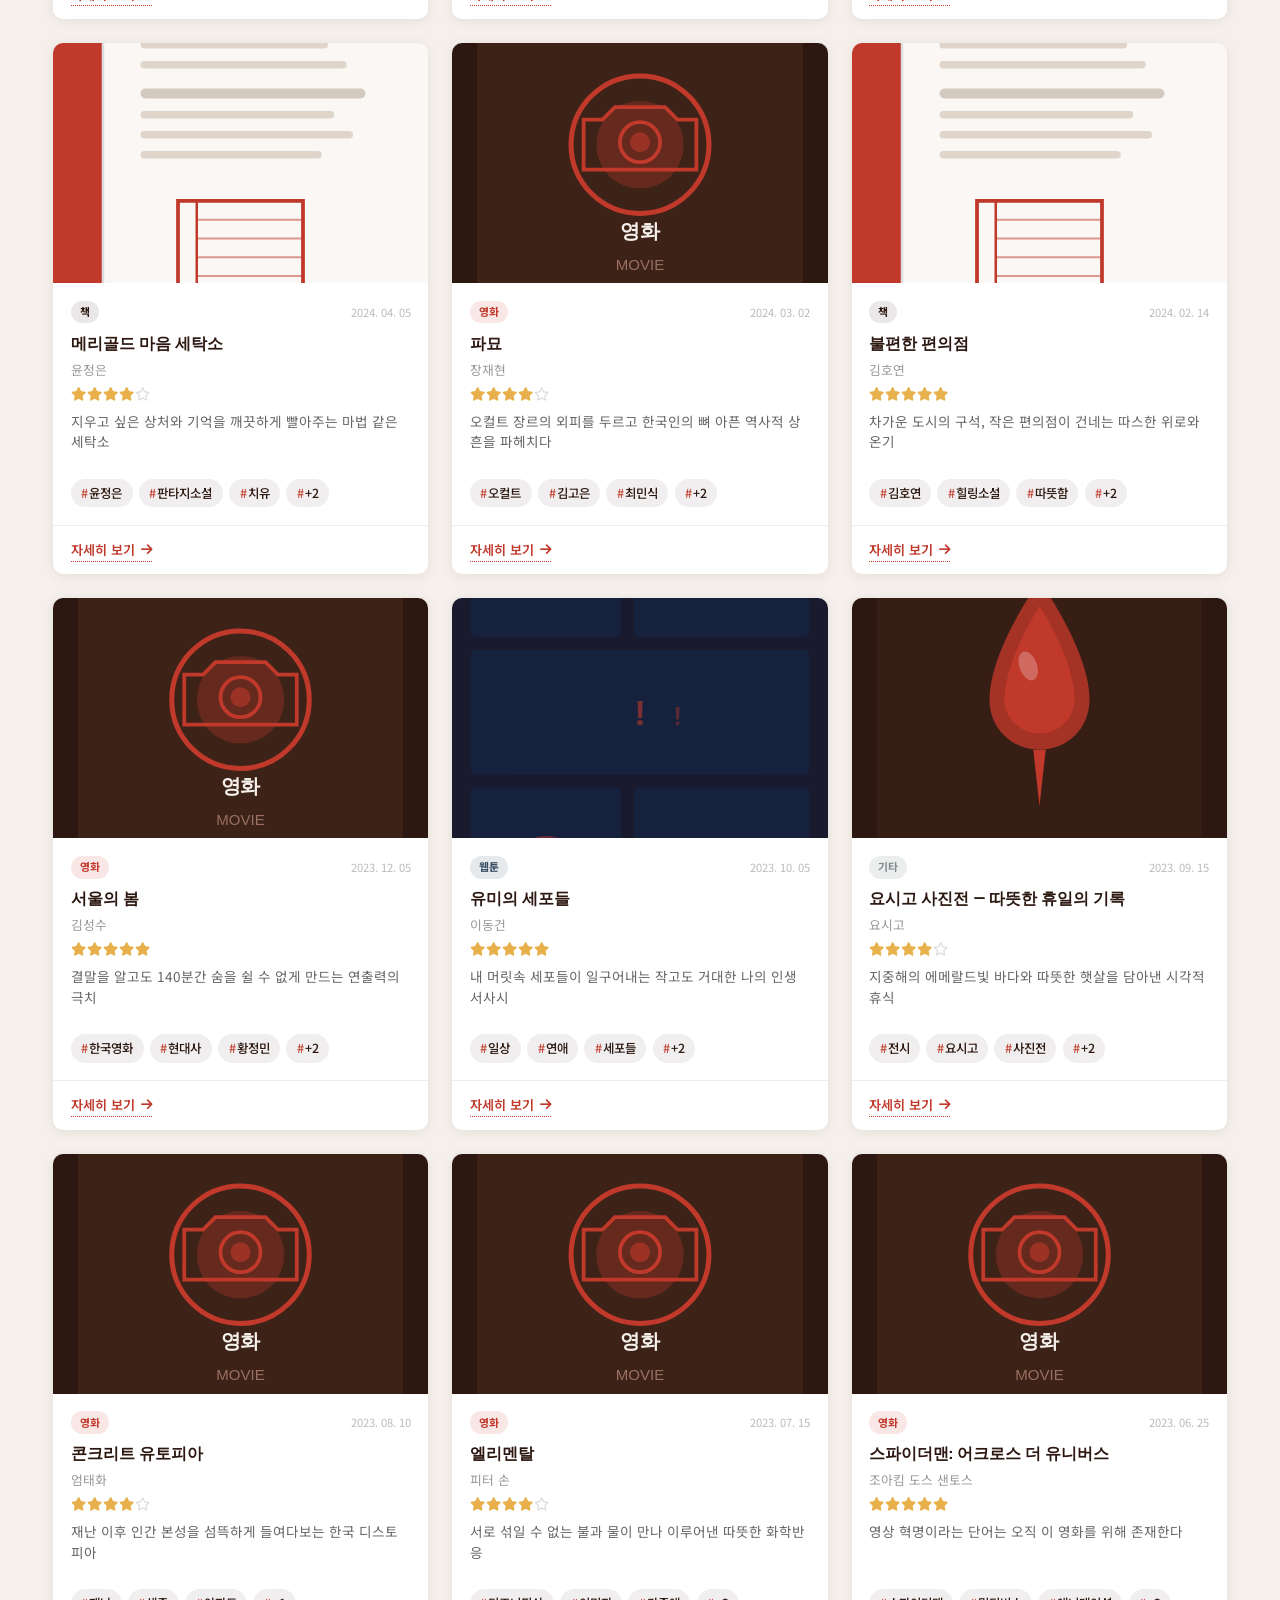
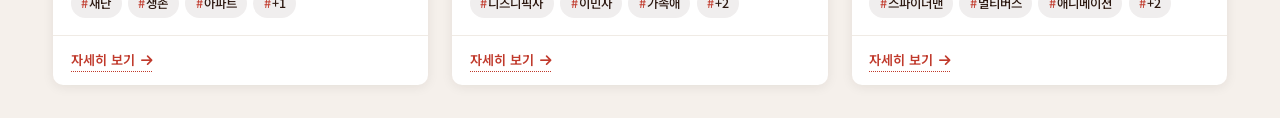
<file: detail.html>
<!DOCTYPE HTML>
<html lang="ko">
<head>
  <title>감상문 상세 — Inklog</title>
  <meta charset="utf-8" />
  <meta name="viewport" content="width=device-width, initial-scale=1" />
  <meta name="description" content="Inklog 감상문 상세 보기 — 별점, 한줄평, 감상 기록을 확인하세요." />
  <link rel="icon" type="image/svg+xml" href="images/favicon.svg" />
  <link rel="stylesheet" href="assets/css/main.css" />
  <link rel="stylesheet" href="assets/css/fontawesome-all.min.css" />
  <link rel="stylesheet" href="https://cdnjs.cloudflare.com/ajax/libs/font-awesome/6.5.1/css/all.min.css" crossorigin="anonymous" referrerpolicy="no-referrer" />
  <link rel="stylesheet" href="assets/css/custom.css" />
</head>
<body class="is-preload">

  <div id="wrapper">

    <!-- Main -->
    <div id="main">
      <div class="inner">

        <!-- Header -->
        <header id="header">
          <a href="index.html" class="logo"><strong>Inklog</strong></a>
          <ul class="icons">
            <li><a href="list.html" class="icon solid fa-list" title="목록으로"><span class="label">목록</span></a></li>
          </ul>
        </header>

        <!-- Detail hero: cover + meta -->
        <div class="detail-hero">
          <div class="detail-cover">
            <img id="detail-cover-img" src="" alt="" />
          </div>
          <div class="detail-meta">
            <span id="detail-category" class="category-tag detail-category-tag"></span>
            <span id="detail-rewatch" class="rewatch-badge" style="display:none;">
              <i class="fa-solid fa-rotate-right" aria-hidden="true"></i> 재감상
            </span>
            <h1 id="detail-title"></h1>
            <p class="detail-creator" id="detail-creator"></p>
            <div id="detail-stars"></div>

            <!-- Meta: watchedAt, place, createdAt, length -->
            <div class="detail-meta-list">
              <span class="meta-item" id="detail-watchedat-group" style="display:none;">
                <i class="fa-regular fa-calendar" aria-hidden="true"></i>
                <span id="detail-watchedat"></span>
              </span>
              <span class="meta-item" id="detail-place-group" style="display:none;">
                <i class="fa-solid fa-location-dot" aria-hidden="true"></i>
                <span id="detail-place"></span>
              </span>
              <span class="meta-item" id="detail-createdat-group" style="display:none;">
                <i class="fa-solid fa-pen" aria-hidden="true"></i>
                <span id="detail-createdat"></span>
              </span>
              <span class="meta-item" id="detail-length-group" style="display:none;">
                <i class="fa-solid fa-align-left" aria-hidden="true"></i>
                <span id="detail-length"></span>
              </span>
            </div>

            <blockquote class="detail-summary" id="detail-summary"></blockquote>
          </div>
        </div>

        <!-- 인용구 (book + quote 있을 때만) -->
        <div class="quote-block" id="quote-block" style="display:none;">
          <blockquote id="detail-quote"></blockquote>
        </div>

        <!-- 본문 -->
        <div class="detail-content" id="detail-content"></div>

        <!-- 태그 -->
        <div class="tags-area" id="detail-tags"></div>

        <!-- 하단 버튼 -->
        <div class="detail-actions">
          <a id="btn-edit" href="#" class="btn-primary">
            <i class="fa-solid fa-pen" aria-hidden="true"></i> 수정
          </a>
          <button id="btn-share" class="btn-secondary" type="button">
            <i class="fa-solid fa-link" aria-hidden="true"></i> 링크 복사
          </button>
          <button id="btn-delete" class="btn-danger" type="button">
            <i class="fa-solid fa-trash" aria-hidden="true"></i> 삭제
          </button>
          <a href="list.html" class="btn-secondary">
            <i class="fa-solid fa-arrow-left" aria-hidden="true"></i> 목록으로
          </a>
        </div>

        <!-- 이전/다음 기록 네비게이션 -->
        <nav class="detail-nav" id="detail-nav" style="display:none;" aria-label="이전 다음 기록"></nav>

        <!-- 함께 보면 좋은 기록 (태그·카테고리 기반) -->
        <section class="related-section" id="related-section" style="display:none;">
          <div class="section-heading">
            <h2><i class="fa-solid fa-layer-group" aria-hidden="true"></i>함께 보면 좋은 기록</h2>
            <span class="section-line"></span>
          </div>
          <div class="cards-grid" id="related-grid"></div>
        </section>

      </div>
    </div>

    <!-- Sidebar -->
    <div id="sidebar">
      <div class="inner">

        <a href="index.html" class="inklog-logo">Ink<span>log</span></a>
        <span class="inklog-tagline">당신의 감상을, 잉크처럼 남기세요.</span>

        <nav id="menu">
          <header class="major"><h2>메뉴</h2></header>
          <ul>
            <li><a href="index.html"><i class="fa-solid fa-house" aria-hidden="true"></i> 홈</a></li>
            <li><a href="list.html"><i class="fa-solid fa-list" aria-hidden="true"></i> 전체 기록</a></li>
            <li>
              <span class="opener"><i class="fa-solid fa-layer-group" aria-hidden="true"></i> 카테고리</span>
              <ul>
                <li><a href="list.html?category=movie"><i class="fa-solid fa-film" aria-hidden="true"></i> 영화</a></li>
                <li><a href="list.html?category=book"><i class="fa-solid fa-book" aria-hidden="true"></i> 책</a></li>
                <li><a href="list.html?category=webtoon"><i class="fa-solid fa-tablet" aria-hidden="true"></i> 웹툰</a></li>
                <li><a href="list.html?category=etc"><i class="fa-solid fa-ellipsis" aria-hidden="true"></i> 기타</a></li>
              </ul>
            </li>
            <li><a href="tag.html"><i class="fa-solid fa-tags" aria-hidden="true"></i> 태그로 보기</a></li>
            <li><a href="gallery.html"><i class="fa-solid fa-images" aria-hidden="true"></i> 갤러리</a></li>
            <li><a href="about.html"><i class="fa-solid fa-circle-info" aria-hidden="true"></i> 소개</a></li>
            <li><a href="contact.html"><i class="fa-solid fa-envelope" aria-hidden="true"></i> 문의</a></li>
          </ul>
        </nav>

        <section>
          <a href="write.html" class="button primary sidebar-write-btn">
            <i class="fa-solid fa-pen-nib" aria-hidden="true"></i> 새 감상문 쓰기
          </a>
        </section>

        <footer id="footer">
          <p class="copyright">&copy; Inklog. Design based on <a href="https://html5up.net">HTML5 UP</a>.</p>
        </footer>

      </div>
    </div>

  </div>

  <script src="assets/js/jquery.min.js"></script>
  <script src="assets/js/browser.min.js"></script>
  <script src="assets/js/breakpoints.min.js"></script>
  <script src="assets/js/util.js"></script>
  <script src="assets/js/main.js"></script>
  <script src="js/data.js"></script>
  <script src="js/app.js"></script>
</body>
</html>
</file>
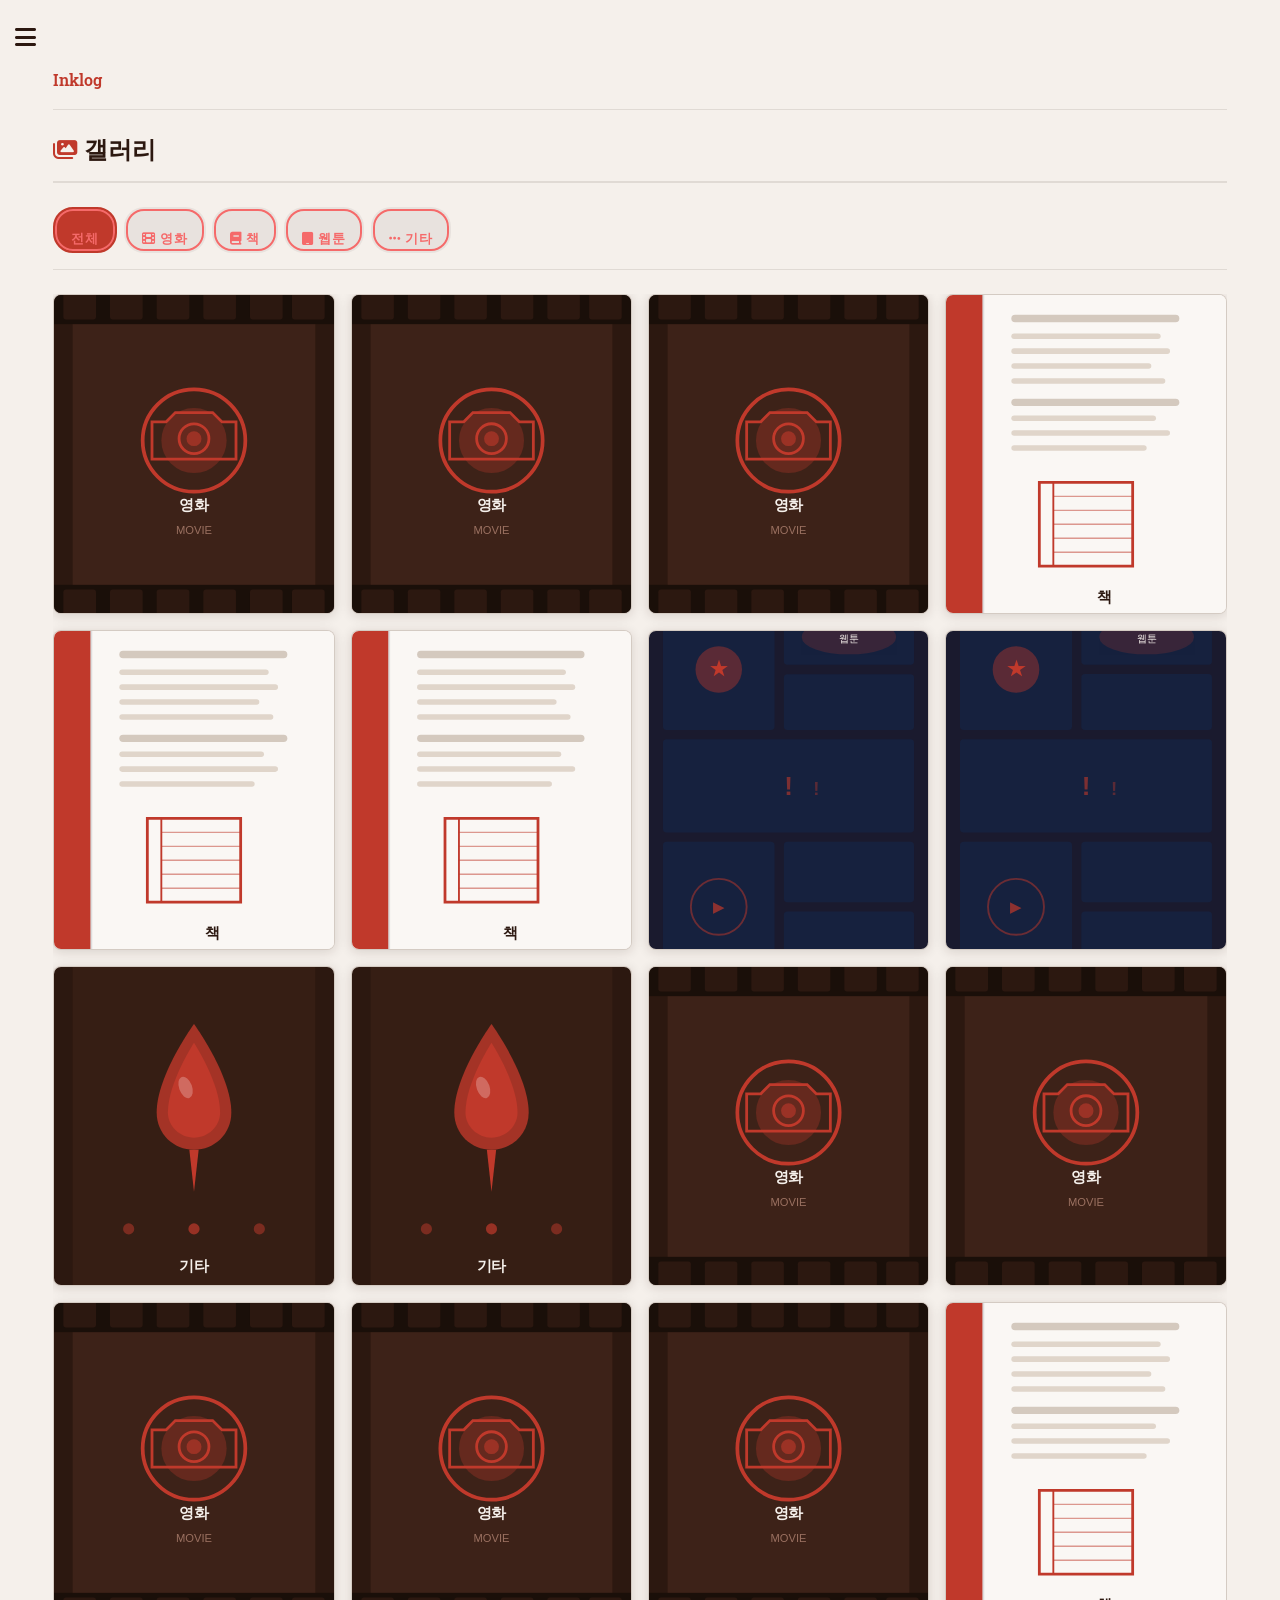
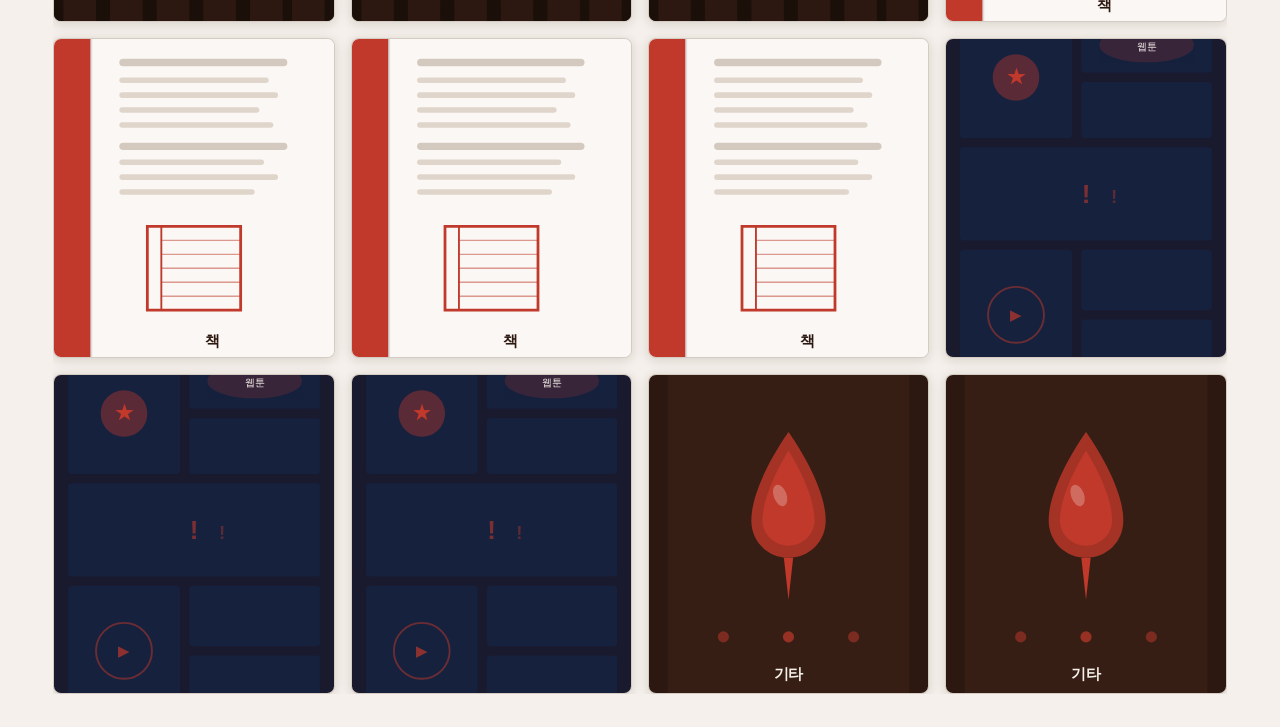
<file: gallery.html>
<!DOCTYPE HTML>
<html lang="ko">
<head>
  <title>갤러리 — Inklog</title>
  <meta charset="utf-8" />
  <meta name="viewport" content="width=device-width, initial-scale=1" />
  <meta name="description" content="Inklog 갤러리 — 기록한 콘텐츠의 커버 이미지를 한눈에 모아보세요." />
  <link rel="icon" type="image/svg+xml" href="images/favicon.svg" />
  <link rel="stylesheet" href="assets/css/main.css" />
  <link rel="stylesheet" href="assets/css/fontawesome-all.min.css" />
  <link rel="stylesheet" href="https://cdnjs.cloudflare.com/ajax/libs/font-awesome/6.5.1/css/all.min.css" crossorigin="anonymous" referrerpolicy="no-referrer" />
  <link rel="stylesheet" href="assets/css/custom.css" />
</head>
<body class="is-preload">

  <div id="wrapper">

    <!-- Main -->
    <div id="main">
      <div class="inner">

        <!-- Header -->
        <header id="header">
          <a href="index.html" class="logo"><strong>Inklog</strong></a>
          <ul class="icons">
            <li><a href="write.html" class="icon solid fa-pen-to-square" title="감상문 쓰기"><span class="label">글쓰기</span></a></li>
          </ul>
        </header>

        <!-- Page title -->
        <div class="page-title-bar">
          <h1><i class="fa-solid fa-images" aria-hidden="true"></i>갤러리</h1>
        </div>

        <!-- Filter bar -->
        <div class="filter-bar">
          <div class="filter-tabs">
            <button class="filter-tab" data-cat="all">전체</button>
            <button class="filter-tab" data-cat="movie"><i class="fa-solid fa-film"></i> 영화</button>
            <button class="filter-tab" data-cat="book"><i class="fa-solid fa-book"></i> 책</button>
            <button class="filter-tab" data-cat="webtoon"><i class="fa-solid fa-tablet"></i> 웹툰</button>
            <button class="filter-tab" data-cat="etc"><i class="fa-solid fa-ellipsis"></i> 기타</button>
          </div>
        </div>

        <!-- Gallery grid -->
        <div class="gallery-grid" id="gallery-grid"></div>

      </div>
    </div>

    <!-- Sidebar -->
    <div id="sidebar">
      <div class="inner">

        <a href="index.html" class="inklog-logo">Ink<span>log</span></a>
        <span class="inklog-tagline">당신의 감상을, 잉크처럼 남기세요.</span>

        <nav id="menu">
          <header class="major"><h2>메뉴</h2></header>
          <ul>
            <li><a href="index.html"><i class="fa-solid fa-house"></i> 홈</a></li>
            <li><a href="list.html"><i class="fa-solid fa-list"></i> 전체 기록</a></li>
            <li>
              <span class="opener"><i class="fa-solid fa-layer-group"></i> 카테고리</span>
              <ul>
                <li><a href="list.html?category=movie"><i class="fa-solid fa-film"></i> 영화</a></li>
                <li><a href="list.html?category=book"><i class="fa-solid fa-book"></i> 책</a></li>
                <li><a href="list.html?category=webtoon"><i class="fa-solid fa-tablet"></i> 웹툰</a></li>
                <li><a href="list.html?category=etc"><i class="fa-solid fa-ellipsis"></i> 기타</a></li>
              </ul>
            </li>
            <li><a href="tag.html"><i class="fa-solid fa-tags"></i> 태그로 보기</a></li>
            <li><a href="gallery.html"><i class="fa-solid fa-images"></i> 갤러리</a></li>
            <li><a href="about.html"><i class="fa-solid fa-circle-info"></i> 소개</a></li>
            <li><a href="contact.html"><i class="fa-solid fa-envelope"></i> 문의</a></li>
          </ul>
        </nav>

        <section>
          <a href="write.html" class="button primary sidebar-write-btn">
            <i class="fa-solid fa-pen-nib" aria-hidden="true"></i> 새 감상문 쓰기
          </a>
        </section>

        <footer id="footer">
          <p class="copyright">&copy; Inklog. Design based on <a href="https://html5up.net">HTML5 UP</a>.</p>
        </footer>

      </div>
    </div>

  </div>

  <script src="assets/js/jquery.min.js"></script>
  <script src="assets/js/browser.min.js"></script>
  <script src="assets/js/breakpoints.min.js"></script>
  <script src="assets/js/util.js"></script>
  <script src="assets/js/main.js"></script>
  <script src="js/data.js"></script>
  <script src="js/app.js"></script>
</body>
</html>
</file>
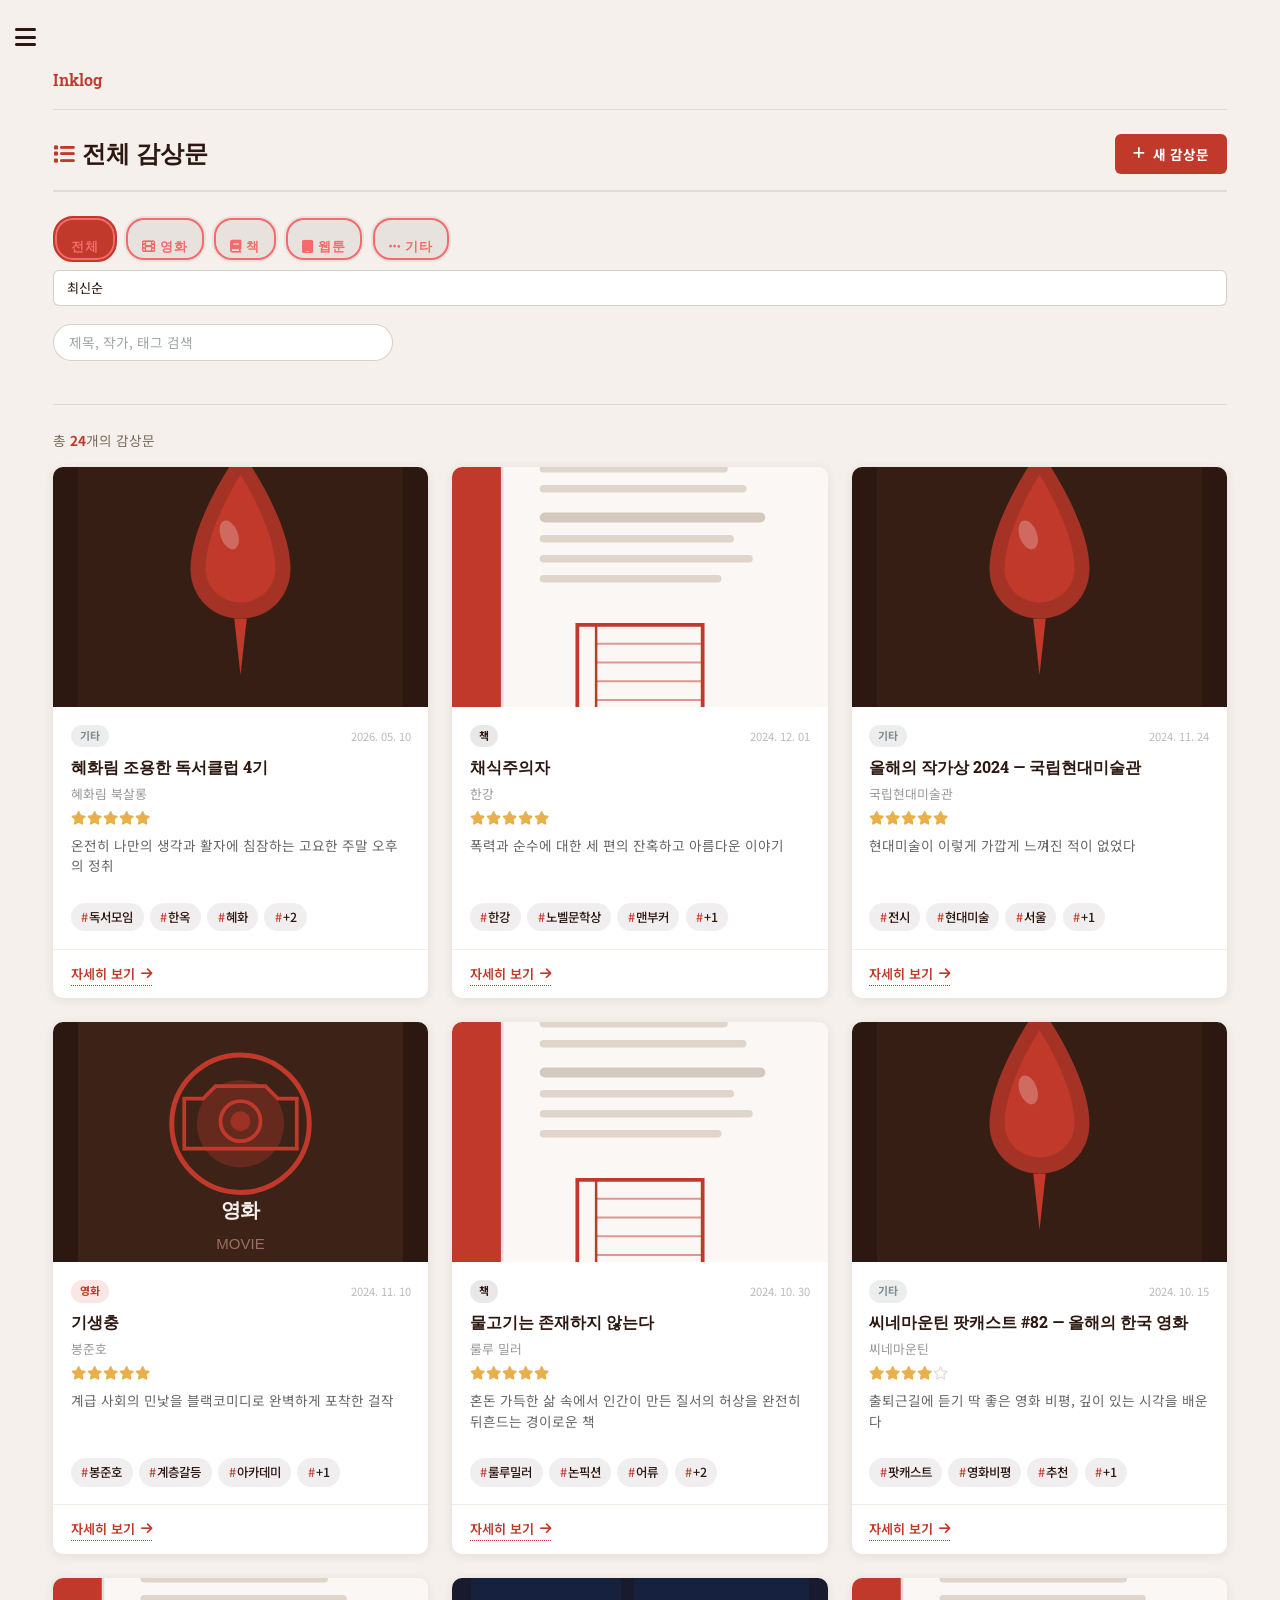
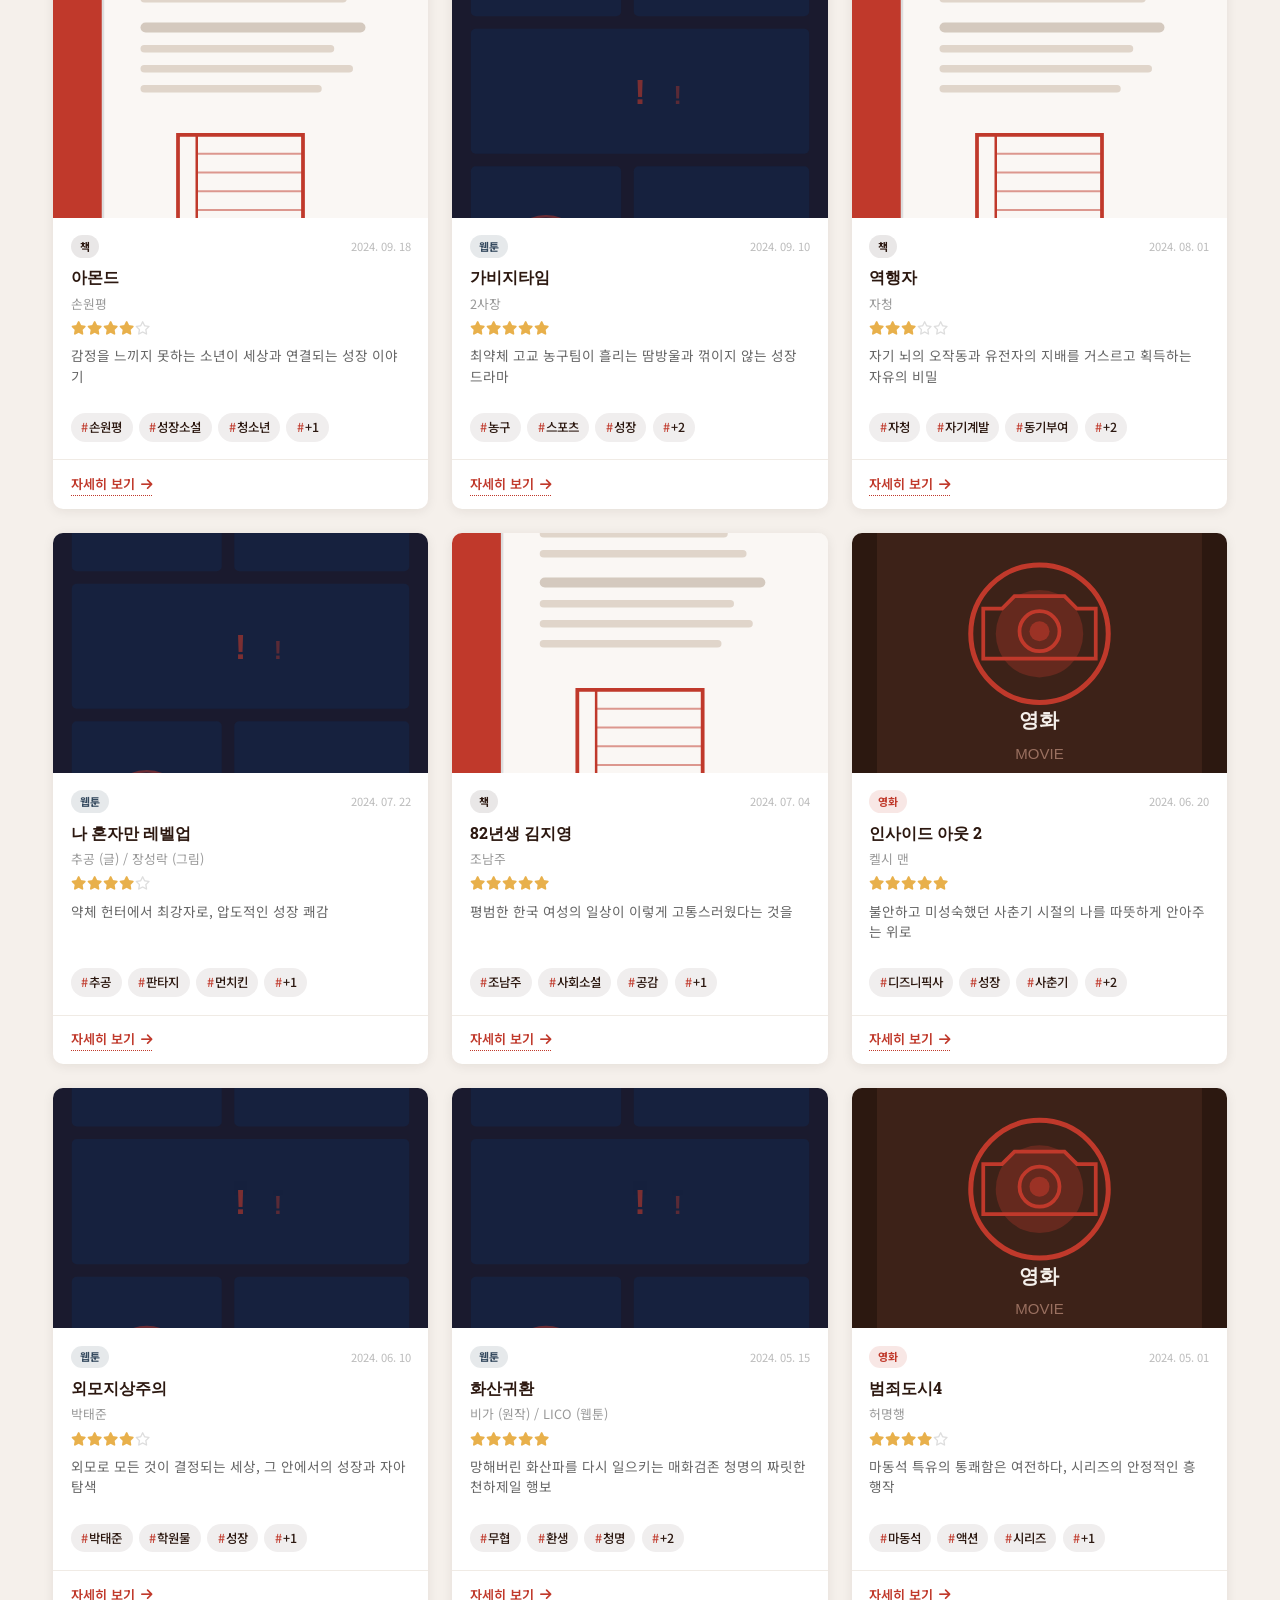
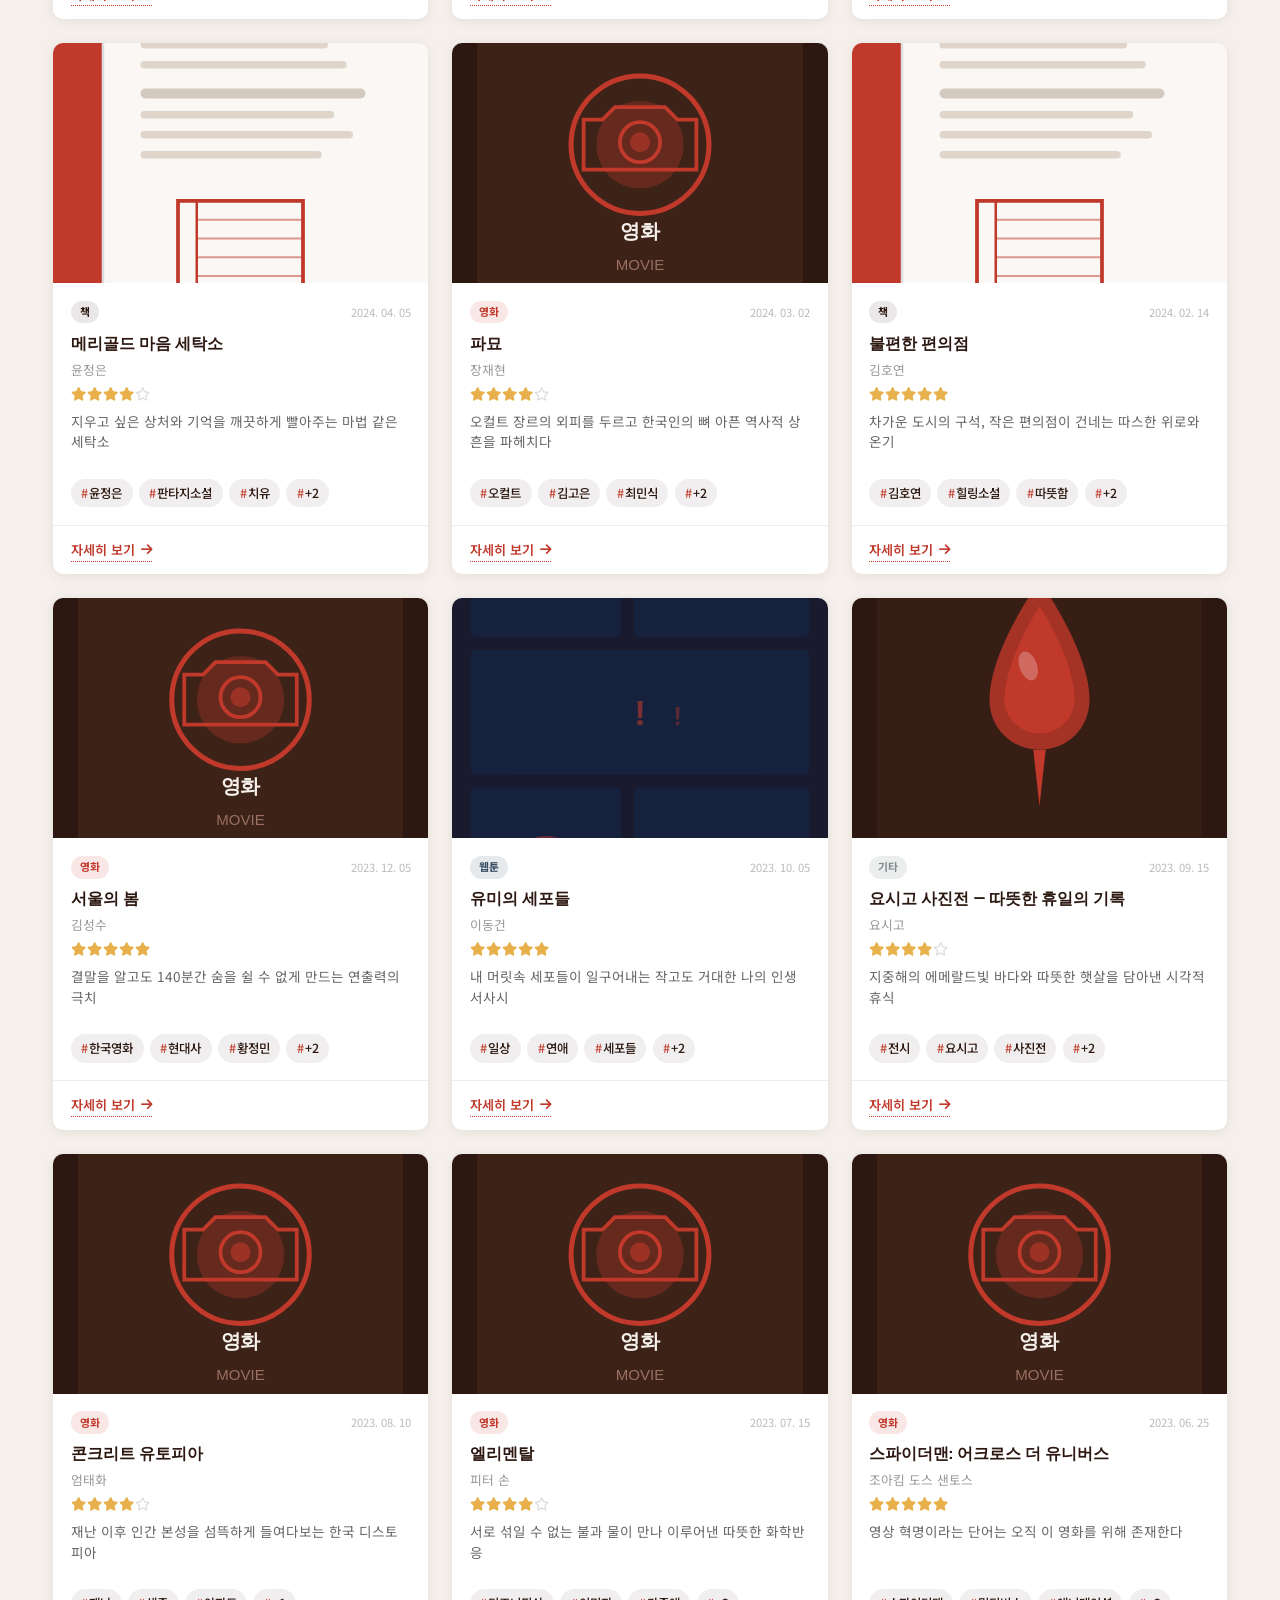
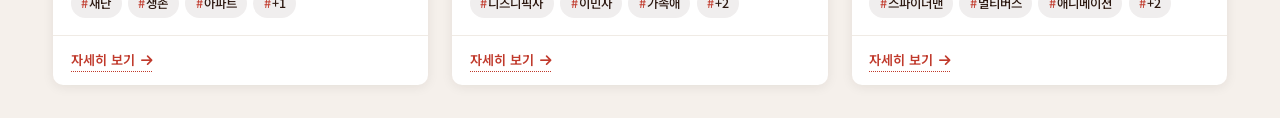
<file: list.html>
<!DOCTYPE HTML>
<html lang="ko">
<head>
  <title>전체 기록 — Inklog</title>
  <meta charset="utf-8" />
  <meta name="viewport" content="width=device-width, initial-scale=1" />
  <meta name="description" content="Inklog에 기록한 모든 감상문을 카테고리·별점·검색어로 찾아보세요." />
  <link rel="icon" type="image/svg+xml" href="images/favicon.svg" />
  <link rel="stylesheet" href="assets/css/main.css" />
  <link rel="stylesheet" href="assets/css/fontawesome-all.min.css" />
  <link rel="stylesheet" href="https://cdnjs.cloudflare.com/ajax/libs/font-awesome/6.5.1/css/all.min.css" crossorigin="anonymous" referrerpolicy="no-referrer" />
  <link rel="stylesheet" href="assets/css/custom.css" />
</head>
<body class="is-preload">

  <div id="wrapper">

    <!-- Main -->
    <div id="main">
      <div class="inner">

        <!-- Header -->
        <header id="header">
          <a href="index.html" class="logo"><strong>Inklog</strong></a>
          <ul class="icons">
            <li><a href="write.html" class="icon solid fa-pen-to-square" title="감상문 쓰기"><span class="label">글쓰기</span></a></li>
          </ul>
        </header>

        <!-- Page title -->
        <div class="page-title-bar">
          <h1><i class="fa-solid fa-list" aria-hidden="true"></i>전체 감상문</h1>
          <a href="write.html" class="btn-primary btn-compact">
            <i class="fa-solid fa-plus" aria-hidden="true"></i> 새 감상문
          </a>
        </div>

        <!-- Filter bar -->
        <div class="filter-bar">
          <div class="filter-tabs">
            <button class="filter-tab" data-cat="all">전체</button>
            <button class="filter-tab" data-cat="movie"><i class="fa-solid fa-film" aria-hidden="true"></i> 영화</button>
            <button class="filter-tab" data-cat="book"><i class="fa-solid fa-book" aria-hidden="true"></i> 책</button>
            <button class="filter-tab" data-cat="webtoon"><i class="fa-solid fa-tablet" aria-hidden="true"></i> 웹툰</button>
            <button class="filter-tab" data-cat="etc"><i class="fa-solid fa-ellipsis" aria-hidden="true"></i> 기타</button>
          </div>
          <select id="sort-select" class="sort-select" aria-label="정렬 방식">
            <option value="newest">최신순</option>
            <option value="rating-desc">별점 높은순</option>
            <option value="rating-asc">별점 낮은순</option>
          </select>
          <form id="list-search-form" class="list-search" role="search">
            <label for="list-search-input" class="visually-hidden">감상문 검색</label>
            <input type="search" id="list-search-input" placeholder="제목, 작가, 태그 검색" />
          </form>
        </div>

        <div class="list-meta"><span id="search-query-label" style="display:none;"></span>총 <strong id="entry-count">0</strong>개의 감상문</div>

        <!-- Grid -->
        <div class="cards-grid" id="list-grid"></div>

      </div>
    </div>

    <!-- Sidebar -->
    <div id="sidebar">
      <div class="inner">

        <a href="index.html" class="inklog-logo">Ink<span>log</span></a>
        <span class="inklog-tagline">당신의 감상을, 잉크처럼 남기세요.</span>

        <nav id="menu">
          <header class="major"><h2>메뉴</h2></header>
          <ul>
            <li><a href="index.html"><i class="fa-solid fa-house"></i> 홈</a></li>
            <li><a href="list.html"><i class="fa-solid fa-list"></i> 전체 기록</a></li>
            <li>
              <span class="opener"><i class="fa-solid fa-layer-group"></i> 카테고리</span>
              <ul>
                <li><a href="list.html?category=movie"><i class="fa-solid fa-film"></i> 영화</a></li>
                <li><a href="list.html?category=book"><i class="fa-solid fa-book"></i> 책</a></li>
                <li><a href="list.html?category=webtoon"><i class="fa-solid fa-tablet"></i> 웹툰</a></li>
                <li><a href="list.html?category=etc"><i class="fa-solid fa-ellipsis"></i> 기타</a></li>
              </ul>
            </li>
            <li><a href="tag.html"><i class="fa-solid fa-tags"></i> 태그로 보기</a></li>
            <li><a href="gallery.html"><i class="fa-solid fa-images"></i> 갤러리</a></li>
            <li><a href="about.html"><i class="fa-solid fa-circle-info"></i> 소개</a></li>
            <li><a href="contact.html"><i class="fa-solid fa-envelope"></i> 문의</a></li>
          </ul>
        </nav>

        <section>
          <a href="write.html" class="button primary sidebar-write-btn">
            <i class="fa-solid fa-pen-nib" aria-hidden="true"></i> 새 감상문 쓰기
          </a>
        </section>

        <footer id="footer">
          <p class="copyright">&copy; Inklog. Design based on <a href="https://html5up.net">HTML5 UP</a>.</p>
        </footer>

      </div>
    </div>

  </div>

  <script src="assets/js/jquery.min.js"></script>
  <script src="assets/js/browser.min.js"></script>
  <script src="assets/js/breakpoints.min.js"></script>
  <script src="assets/js/util.js"></script>
  <script src="assets/js/main.js"></script>
  <script src="js/data.js"></script>
  <script src="js/app.js"></script>
</body>
</html>
</file>
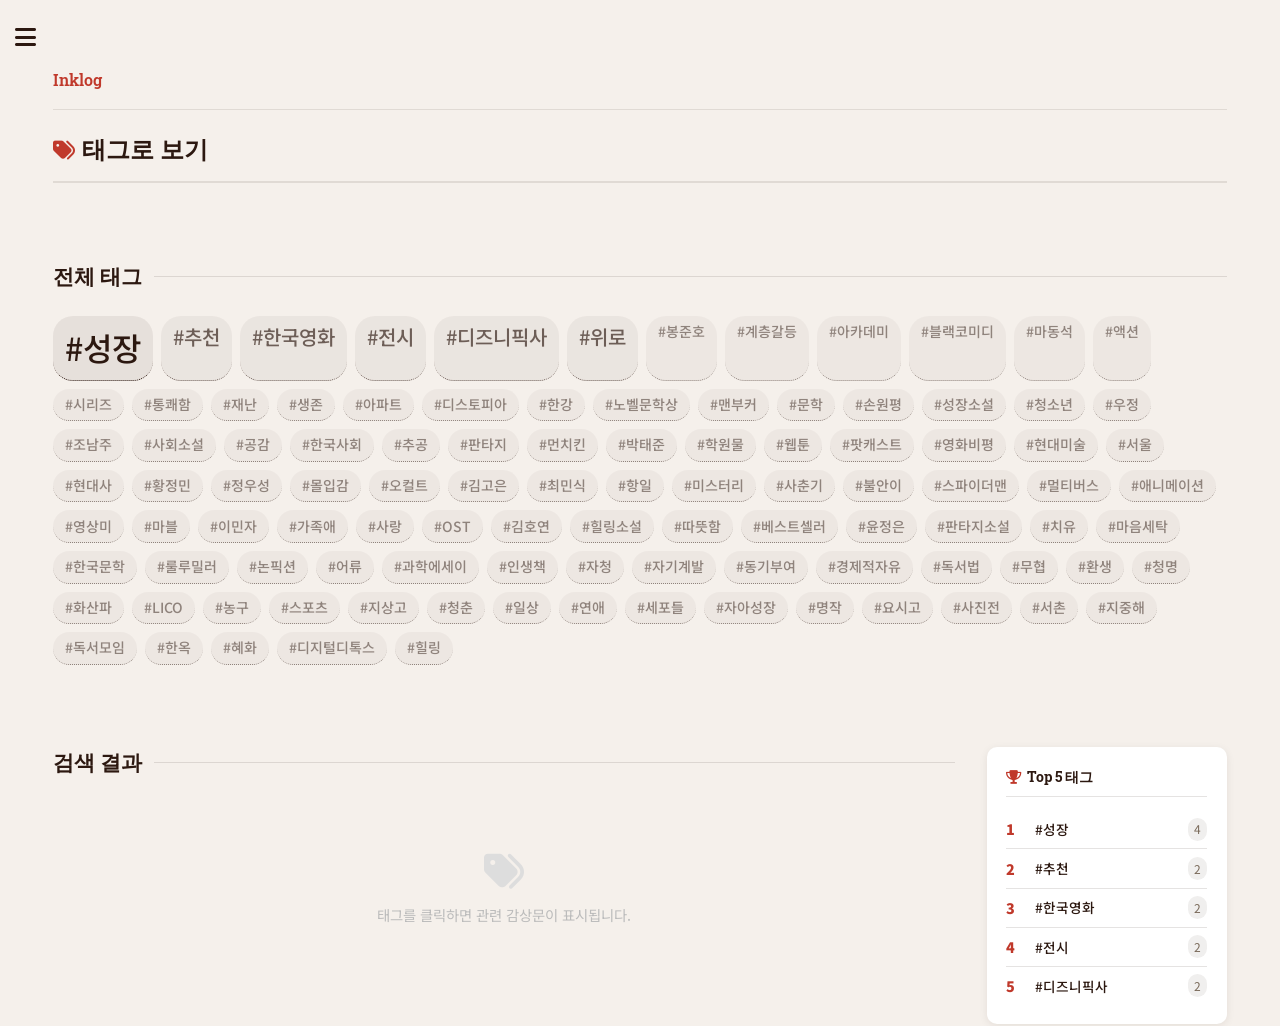
<file: tag.html>
<!DOCTYPE HTML>
<html lang="ko">
<head>
  <title>태그로 보기 — Inklog</title>
  <meta charset="utf-8" />
  <meta name="viewport" content="width=device-width, initial-scale=1" />
  <meta name="description" content="Inklog 태그 분석 — 자주 쓰는 태그로 나의 콘텐츠 취향을 발견하세요." />
  <link rel="icon" type="image/svg+xml" href="images/favicon.svg" />
  <link rel="stylesheet" href="assets/css/main.css" />
  <link rel="stylesheet" href="assets/css/fontawesome-all.min.css" />
  <link rel="stylesheet" href="https://cdnjs.cloudflare.com/ajax/libs/font-awesome/6.5.1/css/all.min.css" crossorigin="anonymous" referrerpolicy="no-referrer" />
  <link rel="stylesheet" href="assets/css/custom.css" />
</head>
<body class="is-preload">

  <div id="wrapper">

    <!-- Main -->
    <div id="main">
      <div class="inner">

        <!-- Header -->
        <header id="header">
          <a href="index.html" class="logo"><strong>Inklog</strong></a>
          <ul class="icons">
            <li><a href="write.html" class="icon solid fa-pen-to-square" title="감상문 쓰기"><span class="label">글쓰기</span></a></li>
          </ul>
        </header>

        <!-- Page title -->
        <div class="page-title-bar">
          <h1><i class="fa-solid fa-tags" aria-hidden="true"></i>태그로 보기</h1>
        </div>

        <!-- [섹션 1] 태그 클라우드 -->
        <section class="hero-compact">
          <div class="section-heading">
            <h2>전체 태그</h2>
            <span class="section-line"></span>
          </div>
          <div class="tag-cloud" id="full-tag-cloud">
            <p class="muted-note">태그를 불러오는 중...</p>
          </div>
        </section>

        <!-- [섹션 2+3] 결과 + Top5 레이아웃 -->
        <div class="tag-layout">

          <!-- 왼쪽: 선택 태그 결과 -->
          <div class="tag-results">
            <div class="section-heading">
              <h2>검색 결과</h2>
              <span class="section-line"></span>
            </div>

            <!-- 요약 헤더 (JS가 채움) -->
            <div class="tag-results-header" id="tag-results-title" style="display:none;"></div>

            <!-- 카드 그리드 -->
            <div id="tag-results">
              <div class="tag-placeholder">
                <i class="fa-solid fa-tags"></i>
                위의 태그를 클릭하면 관련 감상문이 표시됩니다.
              </div>
            </div>
          </div>

          <!-- 오른쪽: Top 5 랭킹 -->
          <div>
            <div class="tag-sidebar-panel">
              <h3><i class="fa-solid fa-trophy tag-panel-icon" aria-hidden="true"></i>Top 5 태그</h3>
              <div id="top5-list">
                <p class="muted-note">집계 중...</p>
              </div>
            </div>
          </div>

        </div>

      </div>
    </div>

    <!-- Sidebar -->
    <div id="sidebar">
      <div class="inner">

        <a href="index.html" class="inklog-logo">Ink<span>log</span></a>
        <span class="inklog-tagline">당신의 감상을, 잉크처럼 남기세요.</span>

        <nav id="menu">
          <header class="major"><h2>메뉴</h2></header>
          <ul>
            <li><a href="index.html"><i class="fa-solid fa-house"></i> 홈</a></li>
            <li><a href="list.html"><i class="fa-solid fa-list"></i> 전체 기록</a></li>
            <li>
              <span class="opener"><i class="fa-solid fa-layer-group"></i> 카테고리</span>
              <ul>
                <li><a href="list.html?category=movie"><i class="fa-solid fa-film"></i> 영화</a></li>
                <li><a href="list.html?category=book"><i class="fa-solid fa-book"></i> 책</a></li>
                <li><a href="list.html?category=webtoon"><i class="fa-solid fa-tablet"></i> 웹툰</a></li>
                <li><a href="list.html?category=etc"><i class="fa-solid fa-ellipsis"></i> 기타</a></li>
              </ul>
            </li>
            <li><a href="tag.html"><i class="fa-solid fa-tags"></i> 태그로 보기</a></li>
            <li><a href="gallery.html"><i class="fa-solid fa-images"></i> 갤러리</a></li>
            <li><a href="about.html"><i class="fa-solid fa-circle-info"></i> 소개</a></li>
            <li><a href="contact.html"><i class="fa-solid fa-envelope"></i> 문의</a></li>
          </ul>
        </nav>

        <section>
          <a href="write.html" class="button primary sidebar-write-btn">
            <i class="fa-solid fa-pen-nib" aria-hidden="true"></i> 새 감상문 쓰기
          </a>
        </section>

        <footer id="footer">
          <p class="copyright">&copy; Inklog. Design based on <a href="https://html5up.net">HTML5 UP</a>.</p>
        </footer>

      </div>
    </div>

  </div>

  <script src="assets/js/jquery.min.js"></script>
  <script src="assets/js/browser.min.js"></script>
  <script src="assets/js/breakpoints.min.js"></script>
  <script src="assets/js/util.js"></script>
  <script src="assets/js/main.js"></script>
  <script src="js/data.js"></script>
  <script src="js/app.js"></script>
</body>
</html>
</file>
<file: assets/css/custom.css>
/* ===================================================
   Inklog Custom Styles
   Brand: #2C1810 (dark brown), #C0392B (red), #F5F0EB (beige)
   =================================================== */

@import url('https://fonts.googleapis.com/css2?family=Noto+Sans+KR:wght@300;400;500;700;900&display=swap');

/* ── Base overrides ── */
body, input, select, textarea {
  font-family: 'Noto Sans KR', 'Malgun Gothic', sans-serif;
}

body {
  background-color: #F5F0EB;
}

/* ── Sidebar ── */
#sidebar {
  background: #2C1810;
}

#sidebar .inner {
  padding: 1.75rem;
}

/* Logo */
.inklog-logo {
  display: block;
  font-family: 'Noto Sans KR', sans-serif;
  font-weight: 900;
  font-size: 1.6rem;
  color: #F5F0EB !important;
  text-decoration: none;
  letter-spacing: -0.02em;
  margin-bottom: 0.3rem;
  line-height: 1.1;
}

.inklog-logo span {
  color: #C0392B;
}

.inklog-tagline {
  font-size: 0.72rem;
  color: rgba(245,240,235,0.5);
  display: block;
  margin-bottom: 1.5rem;
  letter-spacing: 0.01em;
}

/* Sidebar nav */
#sidebar nav#menu header.major h2 {
  color: rgba(245,240,235,0.4);
  font-size: 0.65rem;
  letter-spacing: 0.15em;
  text-transform: uppercase;
  border-bottom: 1px solid rgba(245,240,235,0.12);
  padding-bottom: 0.6rem;
  margin-bottom: 0.8rem;
}

#sidebar nav#menu ul li a,
#sidebar nav#menu ul li span.opener {
  color: rgba(245,240,235,0.8);
  font-size: 0.9rem;
  border-top: 1px solid rgba(245,240,235,0.08);
  padding: 0.6rem 0;
  transition: color 0.2s ease;
}

#sidebar nav#menu ul li a:hover {
  color: #C0392B;
}

#sidebar nav#menu ul li a.active {
  color: #C0392B;
  font-weight: 700;
}

#sidebar nav#menu ul li a i {
  margin-right: 0.5rem;
  width: 1.1rem;
  text-align: center;
  color: #C0392B;
  opacity: 0.8;
}

/* Sidebar section titles */
#sidebar section header.major h2 {
  color: rgba(245,240,235,0.4);
  font-size: 0.65rem;
  letter-spacing: 0.15em;
  text-transform: uppercase;
  border-bottom: 1px solid rgba(245,240,235,0.12);
  padding-bottom: 0.6rem;
}

#sidebar section p {
  color: rgba(245,240,235,0.6);
  font-size: 0.85rem;
  line-height: 1.6;
}

#sidebar .contact li {
  color: rgba(245,240,235,0.6);
  font-size: 0.82rem;
}

#sidebar .contact li::before {
  color: #C0392B;
}

#sidebar footer#footer p {
  color: rgba(245,240,235,0.3);
  font-size: 0.72rem;
}

/* ── Main content area ── */
#main {
  background: #F5F0EB;
  overflow-x: hidden;
}

/* Header bar */
#main header#header {
  border-bottom: 1px solid rgba(44,24,16,0.1);
  padding-bottom: 1rem;
  margin-bottom: 1.5rem;
}

#main header#header a.logo {
  color: #2C1810;
  font-weight: 700;
  font-size: 1rem;
}

#main header#header a.logo strong {
  color: #C0392B;
}

/* ── Hero Banner ── */
#hero-banner {
  background: linear-gradient(135deg, #2C1810 0%, #4a2518 60%, #6b2f1a 100%);
  border-radius: 12px;
  padding: 3.5rem 3rem;
  margin-bottom: 2.5rem;
  position: relative;
  overflow: hidden;
}

#hero-banner::before {
  content: '';
  position: absolute;
  top: -40%;
  right: -10%;
  width: 400px;
  height: 400px;
  background: radial-gradient(circle, rgba(192,57,43,0.25) 0%, transparent 70%);
  pointer-events: none;
}

#hero-banner::after {
  content: '';
  position: absolute;
  bottom: -30%;
  left: 20%;
  width: 300px;
  height: 300px;
  background: radial-gradient(circle, rgba(192,57,43,0.15) 0%, transparent 70%);
  pointer-events: none;
}

#hero-banner .hero-content {
  position: relative;
  z-index: 1;
  max-width: 800px;
  margin: 0 auto;
  text-align: center;
}

#hero-banner .hero-eyebrow {
  font-size: 0.75rem;
  letter-spacing: 0.2em;
  text-transform: uppercase;
  color: #C0392B;
  margin-bottom: 1rem;
  font-weight: 500;
}

#hero-banner h1 {
  font-family: 'Noto Sans KR', sans-serif;
  font-weight: 900;
  font-size: 2.4rem;
  color: #F5F0EB;
  line-height: 1.25;
  margin-bottom: 1rem;
  letter-spacing: -0.02em;
}

#hero-banner h1 em {
  color: #C0392B;
  font-style: normal;
}

#hero-banner p {
  color: rgba(245,240,235,0.75);
  font-size: 1rem;
  line-height: 1.7;
  margin-bottom: 1.8rem;
}

.btn-hero {
  display: inline-flex;
  align-items: center;
  gap: 0.5rem;
  background: #C0392B;
  color: #F5F0EB !important;
  padding: 0.85rem 1.8rem;
  border-radius: 6px;
  font-weight: 700;
  font-size: 0.95rem;
  text-decoration: none;
  transition: background 0.2s, transform 0.15s;
  border: none;
  cursor: pointer;
}

.btn-hero:hover {
  background: #a93226;
  transform: translateY(-2px);
  color: #F5F0EB !important;
}

.btn-hero i {
  font-size: 0.85rem;
}

/* ── Section headings ── */
.section-heading {
  display: flex;
  align-items: center;
  gap: 0.75rem;
  margin-bottom: 1.5rem;
}

.section-heading h2 {
  font-size: 1.3rem;
  font-weight: 700;
  color: #2C1810;
  margin: 0;
}

.section-heading .section-line {
  flex: 1;
  height: 1px;
  background: rgba(44,24,16,0.12);
}

.section-heading a.see-all {
  font-size: 0.82rem;
  color: #C0392B;
  text-decoration: none;
  font-weight: 500;
  white-space: nowrap;
}

.section-heading a.see-all:hover {
  text-decoration: underline;
}

/* ── Entry Cards ── */
.entry-card {
  background: #fff;
  border-radius: 10px;
  overflow: hidden;
  box-shadow: 0 2px 12px rgba(44,24,16,0.08);
  transition: transform 0.2s, box-shadow 0.2s;
  display: flex;
  flex-direction: column;
  height: 100%;
}

.entry-card:hover {
  transform: translateY(-4px);
  box-shadow: 0 8px 24px rgba(44,24,16,0.15);
}

.entry-card .card-cover {
  width: 100%;
  aspect-ratio: 3/4;
  object-fit: cover;
  background: #e8e0d8;
  max-height: 240px;
}

.entry-card .card-body {
  padding: 1.1rem;
  flex: 1;
  display: flex;
  flex-direction: column;
}

.entry-card .card-meta {
  display: flex;
  align-items: center;
  gap: 0.5rem;
  margin-bottom: 0.6rem;
}

.category-tag {
  display: inline-block;
  padding: 0.15rem 0.55rem;
  border-radius: 20px;
  font-size: 0.68rem;
  font-weight: 700;
  letter-spacing: 0.03em;
  text-transform: uppercase;
}

.category-tag.movie  { background: rgba(192,57,43,0.12); color: #C0392B; }
.category-tag.book   { background: rgba(44,24,16,0.1);   color: #2C1810; }
.category-tag.webtoon{ background: rgba(52,73,94,0.12);  color: #34495e; }
.category-tag.etc    { background: rgba(127,140,141,0.15);color: #7f8c8d;}

.card-date {
  font-size: 0.7rem;
  color: #bbb;
  margin-left: auto;
}

.entry-card h3 {
  font-size: 1rem;
  font-weight: 700;
  color: #2C1810;
  margin: 0 0 0.3rem;
  line-height: 1.3;
}

.entry-card .card-creator {
  font-size: 0.8rem;
  color: #999;
  margin-bottom: 0.5rem;
}

.star-display {
  display: inline-flex;
  gap: 1px;
  color: #e8b04b;
  font-size: 0.85rem;
  margin-bottom: 0.6rem;
}

.star-display .empty {
  color: #ddd;
}

.entry-card .card-summary {
  font-size: 0.85rem;
  color: #666;
  line-height: 1.5;
  flex: 1;
  overflow: hidden;
  display: -webkit-box;
  -webkit-line-clamp: 2;
  -webkit-box-orient: vertical;
}

.entry-card .card-footer {
  padding: 0.8rem 1.1rem;
  border-top: 1px solid #f0ebe5;
}

.btn-detail {
  display: inline-flex;
  align-items: center;
  gap: 0.35rem;
  font-size: 0.82rem;
  font-weight: 600;
  color: #C0392B;
  text-decoration: none;
  transition: gap 0.2s;
}

.btn-detail:hover {
  gap: 0.6rem;
  color: #a93226;
}

/* ── Cards grid ── */
.cards-grid {
  display: grid;
  grid-template-columns: repeat(3, 1fr);
  gap: 1.5rem;
  margin-bottom: 2rem;
}

@media (max-width: 980px) {
  .cards-grid { grid-template-columns: repeat(2, 1fr); }
}

@media (max-width: 640px) {
  .cards-grid { grid-template-columns: 1fr; }
}

/* ── Filter tabs ── */
.filter-bar {
  display: flex;
  flex-wrap: wrap;
  align-items: center;
  gap: 0.5rem;
  margin-bottom: 1.5rem;
  padding-bottom: 1rem;
  border-bottom: 1px solid rgba(44,24,16,0.1);
}

.filter-tabs {
  display: flex;
  flex-wrap: wrap;
  gap: 0.4rem;
  flex: 1;
}

.filter-tab {
  padding: 0.4rem 1rem;
  border-radius: 20px;
  font-size: 0.82rem;
  font-weight: 600;
  cursor: pointer;
  border: 2px solid transparent;
  transition: all 0.15s;
  background: rgba(44,24,16,0.06);
  color: #2C1810;
}

.filter-tab:hover {
  background: rgba(192,57,43,0.1);
  color: #C0392B;
}

.filter-tab.active {
  background: #C0392B;
  color: #fff;
  border-color: #C0392B;
}

.sort-select {
  padding: 0.4rem 0.8rem;
  border: 1px solid rgba(44,24,16,0.2);
  border-radius: 6px;
  font-size: 0.82rem;
  background: #fff;
  color: #2C1810;
  cursor: pointer;
  font-family: 'Noto Sans KR', sans-serif;
}

.sort-select:focus {
  outline: none;
  border-color: #C0392B;
}

/* ── Write Form ── */
.inklog-form {
  max-width: 720px;
}

.inklog-form .form-group {
  margin-bottom: 1.4rem;
}

.inklog-form label {
  display: block;
  font-size: 0.85rem;
  font-weight: 700;
  color: #2C1810;
  margin-bottom: 0.4rem;
}

.inklog-form label .required {
  color: #C0392B;
  margin-left: 2px;
}

.inklog-form input[type="text"],
.inklog-form input[type="url"],
.inklog-form select,
.inklog-form textarea {
  width: 100%;
  padding: 0.7rem 0.9rem;
  border: 1.5px solid rgba(44,24,16,0.18);
  border-radius: 6px;
  font-size: 0.9rem;
  font-family: 'Noto Sans KR', 'Malgun Gothic', sans-serif;
  color: #2C1810;
  background: #fff;
  transition: border-color 0.2s;
  box-sizing: border-box;
}

.inklog-form select {
  height: 2.85rem !important;
  line-height: normal !important;
  padding-top: 0.5rem !important;
  padding-bottom: 0.5rem !important;
  padding-right: 2rem !important;
}

.inklog-form input:focus,
.inklog-form select:focus,
.inklog-form textarea:focus {
  outline: none;
  border-color: #C0392B;
  box-shadow: 0 0 0 3px rgba(192,57,43,0.1);
}

.inklog-form textarea {
  min-height: 200px;
  resize: vertical;
  line-height: 1.7;
}

.inklog-form .field-error {
  font-size: 0.78rem;
  color: #C0392B;
  margin-top: 0.3rem;
  display: none;
}

.inklog-form .field-error.visible {
  display: block;
}

/* Star rating input */
.star-input {
  display: flex;
  gap: 4px;
  margin-top: 0.2rem;
}

.star-input i {
  font-size: 1.6rem;
  cursor: pointer;
  color: #ddd;
  transition: color 0.15s, transform 0.1s;
}

.star-input i.active,
.star-input i.hover {
  color: #e8b04b;
}

.star-input i:hover {
  transform: scale(1.15);
}

/* Tags input hint */
.field-hint {
  font-size: 0.75rem;
  color: #999;
  margin-top: 0.3rem;
}

/* Form buttons */
.form-actions {
  display: flex;
  gap: 0.75rem;
  margin-top: 2rem;
}

.btn-primary {
  display: inline-flex;
  align-items: center;
  gap: 0.5rem;
  background: #C0392B;
  color: #fff !important;
  padding: 0.8rem 1.8rem;
  border-radius: 6px;
  font-weight: 700;
  font-size: 0.95rem;
  border: none;
  cursor: pointer;
  text-decoration: none;
  transition: background 0.2s;
  font-family: 'Noto Sans KR', sans-serif;
}

.btn-primary:hover { background: #a93226; }

.btn-secondary {
  display: inline-flex;
  align-items: center;
  gap: 0.5rem;
  background: transparent;
  color: #2C1810 !important;
  padding: 0.8rem 1.5rem;
  border-radius: 6px;
  font-weight: 600;
  font-size: 0.95rem;
  border: 1.5px solid rgba(44,24,16,0.25);
  cursor: pointer;
  text-decoration: none;
  transition: background 0.2s;
  font-family: 'Noto Sans KR', sans-serif;
}

.btn-secondary:hover { background: rgba(44,24,16,0.06); }

.btn-danger {
  display: inline-flex;
  align-items: center;
  gap: 0.5rem;
  background: transparent;
  color: #C0392B !important;
  padding: 0.8rem 1.5rem;
  border-radius: 6px;
  font-weight: 600;
  font-size: 0.95rem;
  border: 1.5px solid rgba(192,57,43,0.35);
  cursor: pointer;
  text-decoration: none;
  transition: background 0.2s;
  font-family: 'Noto Sans KR', sans-serif;
}

.btn-danger:hover { background: rgba(192,57,43,0.08); }

/* ── Detail page ── */
.detail-hero {
  display: flex;
  gap: 2rem;
  margin-bottom: 2.5rem;
  align-items: flex-start;
}

.detail-cover {
  width: 180px;
  min-width: 180px;
  border-radius: 10px;
  overflow: hidden;
  box-shadow: 0 6px 24px rgba(44,24,16,0.18);
}

.detail-cover img {
  width: 100%;
  display: block;
}

.detail-meta h1 {
  font-size: 1.7rem;
  font-weight: 900;
  color: #2C1810;
  margin-bottom: 0.4rem;
  line-height: 1.2;
}

.detail-meta .detail-creator {
  font-size: 0.95rem;
  color: #888;
  margin-bottom: 0.8rem;
}

.detail-meta .star-display {
  font-size: 1.1rem;
  margin-bottom: 0.8rem;
}

.detail-meta .detail-date {
  font-size: 0.8rem;
  color: #bbb;
  margin-bottom: 1rem;
}

.detail-summary {
  font-size: 1rem;
  color: #555;
  font-style: italic;
  border-left: 3px solid #C0392B;
  padding-left: 1rem;
  margin-bottom: 0;
}

.detail-content {
  font-size: 0.95rem;
  line-height: 1.85;
  color: #333;
  white-space: pre-wrap;
  background: #fff;
  border-radius: 10px;
  padding: 1.8rem;
  margin-bottom: 1.5rem;
  box-shadow: 0 2px 8px rgba(44,24,16,0.06);
}

.tags-area {
  display: flex;
  flex-wrap: wrap;
  gap: 0.4rem;
  margin-bottom: 2rem;
}

.tag-badge {
  display: inline-block;
  padding: 0.25rem 0.65rem;
  background: rgba(44,24,16,0.07);
  color: #2C1810;
  border-radius: 20px;
  font-size: 0.78rem;
  font-weight: 500;
}

.tag-badge::before {
  content: '#';
  color: #C0392B;
  margin-right: 1px;
}

.detail-actions {
  display: flex;
  gap: 0.75rem;
  flex-wrap: wrap;
  padding-top: 1.5rem;
  border-top: 1px solid rgba(44,24,16,0.1);
}

@media (max-width: 640px) {
  .detail-hero {
    flex-direction: column;
  }
  .detail-cover {
    width: 140px;
    min-width: 140px;
  }
}

/* ── Empty state ── */
.empty-state {
  text-align: center;
  padding: 4rem 2rem;
  color: #aaa;
}

.empty-state i {
  font-size: 3rem;
  margin-bottom: 1rem;
  color: #ddd;
  display: block;
}

.empty-state h3 {
  font-size: 1.1rem;
  color: #bbb;
  margin-bottom: 0.5rem;
}

.empty-state p {
  font-size: 0.88rem;
}

/* ── Page title bar ── */
.page-title-bar {
  display: flex;
  align-items: center;
  justify-content: space-between;
  margin-bottom: 1.5rem;
  padding-bottom: 1rem;
  border-bottom: 2px solid rgba(44,24,16,0.1);
}

.page-title-bar h1 {
  font-size: 1.5rem;
  font-weight: 900;
  color: #2C1810;
  margin: 0;
}

/* ── Toast notification ── */
.inklog-toast {
  position: fixed;
  bottom: 2rem;
  right: 2rem;
  background: #2C1810;
  color: #F5F0EB;
  padding: 0.9rem 1.4rem;
  border-radius: 8px;
  font-size: 0.88rem;
  font-weight: 600;
  box-shadow: 0 4px 20px rgba(0,0,0,0.3);
  z-index: 9999;
  transform: translateY(0);
  opacity: 1;
  transition: opacity 0.3s, transform 0.3s;
}

.inklog-toast.hide {
  opacity: 0;
  transform: translateY(10px);
}

/* ── Hamburger button color ── */
#sidebar-toggle {
  color: #2C1810;
}

/* ── Scroll fix for Editorial sidebar toggle ── */
a[href="#sidebar"] {
  color: #2C1810!important;
}

/* ── List page count badge ── */
.count-badge {
  display: inline-flex;
  align-items: center;
  justify-content: center;
  background: rgba(44,24,16,0.1);
  color: #2C1810;
  width: 1.5rem;
  height: 1.5rem;
  border-radius: 50%;
  font-size: 0.7rem;
  font-weight: 700;
  margin-left: 0.4rem;
}

/* ── CSS 변수 ── */
:root {
  --ink-bg:     #F5F0EB;
  --ink-main:   #2C1810;
  --ink-accent: #C0392B;
  --ink-sub:    #7A6A5A;
  --ink-card:   #FFFFFF;
  --ink-accent-h: #a93226;
  --ink-border: rgba(44,24,16,0.12);
  --ink-shadow: rgba(44,24,16,0.08);
}

/* ── 통계 카운터 ── */
.stats-row {
  display: grid;
  grid-template-columns: repeat(5, 1fr);
  gap: 1rem;
  margin-bottom: 2.5rem;
}

.stat-card {
  background: #fff;
  border-radius: 10px;
  padding: 1.4rem 1rem;
  text-align: center;
  box-shadow: 0 2px 12px var(--ink-shadow);
  transition: transform 0.2s;
}

.stat-card:hover {
  transform: translateY(-3px);
}

.stat-number {
  font-size: 2rem;
  font-weight: 900;
  color: var(--ink-accent);
  line-height: 1;
  display: block;
}

.stat-label {
  font-size: 0.72rem;
  color: var(--ink-sub);
  margin-top: 0.4rem;
  display: block;
  letter-spacing: 0.03em;
}

@media (max-width: 980px) {
  .stats-row { grid-template-columns: repeat(3, 1fr); }
}

@media (max-width: 640px) {
  .stats-row { grid-template-columns: repeat(2, 1fr); }
}

/* ── 카테고리 바로가기 ── */
.cat-cards {
  display: grid;
  grid-template-columns: repeat(4, 1fr);
  gap: 1rem;
  margin-bottom: 2.5rem;
}

.cat-card {
  background: #fff;
  border-radius: 10px;
  padding: 1.5rem 1rem;
  text-align: center;
  text-decoration: none !important;
  transition: transform 0.2s, box-shadow 0.2s;
  box-shadow: 0 2px 8px var(--ink-shadow);
  display: block;
}

.cat-card:hover {
  transform: translateY(-4px);
  box-shadow: 0 8px 20px var(--ink-shadow);
  text-decoration: none !important;
}

.cat-card .cat-icon {
  font-size: 1.8rem;
  color: var(--ink-accent);
  margin-bottom: 0.5rem;
  display: block;
}

.cat-card .cat-name {
  font-size: 0.9rem;
  font-weight: 700;
  color: var(--ink-main);
  display: block;
}

.cat-card .cat-count {
  font-size: 0.75rem;
  color: var(--ink-sub);
  margin-top: 0.2rem;
  display: block;
}

@media (max-width: 640px) {
  .cat-cards { grid-template-columns: repeat(2, 1fr); }
}

/* ── 별점 분포 차트 (CSS only) ── */
.rating-chart {
  background: #fff;
  border-radius: 10px;
  padding: 1.5rem;
  box-shadow: 0 2px 8px var(--ink-shadow);
  margin-bottom: 2.5rem;
}

.rating-row {
  display: flex;
  align-items: center;
  gap: 0.75rem;
  margin-bottom: 0.6rem;
}

.rating-row .stars-label {
  width: 3.8rem;
  font-size: 0.82rem;
  color: var(--ink-main);
  font-weight: 600;
  flex-shrink: 0;
}

.rating-bar-track {
  flex: 1;
  background: rgba(44,24,16,0.08);
  border-radius: 20px;
  height: 10px;
  overflow: hidden;
}

.rating-bar-fill {
  height: 100%;
  background: var(--ink-accent);
  border-radius: 20px;
  width: 0;
  transition: width 0.9s cubic-bezier(0.25, 0.46, 0.45, 0.94);
}

.rating-row .count-label {
  width: 2.2rem;
  font-size: 0.78rem;
  color: var(--ink-sub);
  text-align: right;
  flex-shrink: 0;
}

/* ── 태그 클라우드 ── */
.tag-cloud {
  display: flex;
  flex-wrap: wrap;
  gap: 0.5rem;
  line-height: 1.8;
  margin-bottom: 1rem;
}

.tag-cloud-item {
  display: inline-block;
  padding: 0.2rem 0.75rem;
  background: rgba(44,24,16,0.07);
  border-radius: 20px;
  color: var(--ink-main) !important;
  text-decoration: none !important;
  transition: background 0.15s, color 0.15s;
  font-weight: 500;
}

.tag-cloud-item:hover {
  background: var(--ink-accent);
  color: #fff !important;
  text-decoration: none !important;
}

.tag-cloud-item.selected {
  background: var(--ink-accent);
  color: #fff !important;
  font-weight: 700;
}

/* ── 갤러리 ── */
.gallery-grid {
  display: grid;
  grid-template-columns: repeat(4, minmax(0, 1fr));
  gap: 1rem;
  margin-bottom: 2rem;
  overflow: hidden;
}

.gallery-item {
  position: relative;
  height: 320px;
  border-radius: 8px;
  overflow: hidden;
  cursor: pointer;
  display: block;
  text-decoration: none !important;
  min-width: 0;
  width: 100%;
  box-shadow: 0 2px 12px rgba(44,24,16,0.14);
  border: 1px solid rgba(44,24,16,0.10);
  background: #e8e0d8;
}

.gallery-item img {
  position: absolute;
  top: 0;
  left: 0;
  width: 100%;
  height: 100%;
  object-fit: cover;
  transition: transform 0.3s;
  background: #e8e0d8;
}

.gallery-item:hover img {
  transform: scale(1.05);
}

.gallery-overlay {
  position: absolute;
  inset: 0;
  background: rgba(44,24,16,0.78);
  opacity: 0;
  transition: opacity 0.25s;
  display: flex;
  flex-direction: column;
  align-items: center;
  justify-content: center;
  padding: 0.75rem;
}

.gallery-item:hover .gallery-overlay {
  opacity: 1;
}

.gallery-overlay .go-title {
  color: #F5F0EB;
  font-size: 0.85rem;
  font-weight: 700;
  text-align: center;
  margin-bottom: 0.35rem;
  line-height: 1.3;
}

.gallery-overlay .go-rating {
  color: #e8b04b;
  font-size: 0.85rem;
}

@media (max-width: 980px) {
  .gallery-grid { grid-template-columns: repeat(3, minmax(0, 1fr)); }
}

@media (max-width: 640px) {
  .gallery-grid { grid-template-columns: repeat(2, minmax(0, 1fr)); }
}

/* ── 태그 분석 페이지 ── */
.tag-layout {
  display: grid;
  grid-template-columns: 1fr 240px;
  gap: 2rem;
  align-items: start;
}

.tag-results {
  min-width: 0;
}

.tag-sidebar-panel {
  background: #fff;
  border-radius: 10px;
  padding: 1.2rem;
  box-shadow: 0 2px 8px var(--ink-shadow);
  position: sticky;
  top: 1rem;
}

.tag-sidebar-panel h3 {
  font-size: 0.85rem;
  font-weight: 700;
  color: var(--ink-main);
  margin-bottom: 0.8rem;
  padding-bottom: 0.6rem;
  border-bottom: 1px solid var(--ink-border);
}

.tag-ranking-item {
  display: flex;
  align-items: center;
  gap: 0.5rem;
  padding: 0.45rem 0;
  border-bottom: 1px solid var(--ink-border);
  font-size: 0.85rem;
}

.tag-ranking-item:last-child {
  border-bottom: none;
}

.tag-ranking-num {
  font-weight: 900;
  color: var(--ink-accent);
  width: 1.3rem;
  flex-shrink: 0;
  font-size: 0.9rem;
}

.tag-ranking-name {
  flex: 1;
  color: var(--ink-main);
  cursor: pointer;
  font-weight: 500;
}

.tag-ranking-name:hover {
  color: var(--ink-accent);
}

.tag-ranking-count {
  font-size: 0.75rem;
  color: var(--ink-sub);
  background: rgba(44,24,16,0.07);
  padding: 0.1rem 0.4rem;
  border-radius: 10px;
}

.tag-results-header {
  font-size: 1rem;
  font-weight: 700;
  color: var(--ink-main);
  margin-bottom: 1rem;
  padding: 0.8rem 1rem;
  background: #fff;
  border-radius: 8px;
  box-shadow: 0 1px 6px var(--ink-shadow);
}

.tag-results-header .tag-stat-summary {
  font-size: 0.82rem;
  color: var(--ink-sub);
  margin-top: 0.2rem;
  font-weight: 400;
}

@media (max-width: 736px) {
  .tag-layout { grid-template-columns: 1fr; }
  .tag-sidebar-panel { position: static; }
}

/* ── Detail: Quote 블록쿼트 ── */
.quote-block {
  margin-bottom: 1.8rem;
}

.quote-block blockquote {
  border-left: 4px solid var(--ink-accent);
  padding: 1rem 1.5rem;
  margin: 0;
  background: rgba(192,57,43,0.04);
  border-radius: 0 8px 8px 0;
  font-style: italic;
  font-size: 0.95rem;
  color: #555;
  line-height: 1.7;
}

.quote-block blockquote::before {
  content: '\201C';
  font-size: 2rem;
  color: var(--ink-accent);
  line-height: 0;
  vertical-align: -0.5rem;
  margin-right: 0.3rem;
  font-family: Georgia, serif;
}

/* ── Detail: Meta info items ── */
.detail-meta-list {
  display: flex;
  flex-wrap: wrap;
  gap: 0.5rem 1.2rem;
  margin-bottom: 1rem;
  font-size: 0.82rem;
  color: var(--ink-sub);
}

.detail-meta-list .meta-item {
  display: flex;
  align-items: center;
  gap: 0.35rem;
}

.detail-meta-list .meta-item i {
  color: var(--ink-accent);
  font-size: 0.8rem;
}

.rewatch-badge {
  display: inline-flex;
  align-items: center;
  gap: 0.3rem;
  padding: 0.2rem 0.6rem;
  background: rgba(192,57,43,0.1);
  color: var(--ink-accent);
  border-radius: 20px;
  font-size: 0.72rem;
  font-weight: 700;
}

/* ── Detail: Related entries ── */
.related-section {
  margin-top: 3rem;
  padding-top: 2rem;
  border-top: 1px solid var(--ink-border);
}

/* ── About page ── */
.about-steps {
  display: grid;
  grid-template-columns: repeat(3, 1fr);
  gap: 1.5rem;
  margin-bottom: 2rem;
}

.about-step {
  text-align: center;
  padding: 1.8rem 1.2rem;
  background: #fff;
  border-radius: 10px;
  box-shadow: 0 2px 8px var(--ink-shadow);
}

.about-step .step-num {
  width: 2.5rem;
  height: 2.5rem;
  background: var(--ink-accent);
  color: #fff;
  border-radius: 50%;
  font-weight: 900;
  font-size: 1rem;
  display: flex;
  align-items: center;
  justify-content: center;
  margin: 0 auto 0.8rem;
}

.about-step h3 {
  font-size: 1rem;
  font-weight: 700;
  color: var(--ink-main);
  margin-bottom: 0.5rem;
}

.about-step p {
  font-size: 0.85rem;
  color: var(--ink-sub);
  line-height: 1.6;
}

@media (max-width: 736px) {
  .about-steps { grid-template-columns: 1fr; }
}

/* ── Contact success ── */
.contact-success {
  display: none;
  padding: 1.2rem 1.5rem;
  background: rgba(39,174,96,0.1);
  border: 1px solid rgba(39,174,96,0.3);
  border-radius: 8px;
  color: #27ae60;
  font-weight: 600;
  margin-bottom: 1.5rem;
  font-size: 0.9rem;
}

.contact-success.show {
  display: block;
}

/* ── Tag badge link variant ── */
a.tag-badge {
  text-decoration: none !important;
  cursor: pointer;
}

a.tag-badge:hover {
  background: var(--ink-accent);
  color: #fff;
}

a.tag-badge:hover::before {
  color: #fff;
}

/* ── Sidebar opener icon ── */
#sidebar nav#menu ul li span.opener i {
  margin-right: 0.5rem;
  width: 1.1rem;
  text-align: center;
  color: #C0392B;
  opacity: 0.8;
}

/* ── Write form: date input ── */
.inklog-form input[type="date"],
.inklog-form input[type="checkbox"] {
  font-family: 'Noto Sans KR', sans-serif;
}

.inklog-form input[type="date"] {
  width: 100%;
  padding: 0.7rem 0.9rem;
  border: 1.5px solid rgba(44,24,16,0.18);
  border-radius: 6px;
  font-size: 0.9rem;
  color: #2C1810;
  background: #fff;
  transition: border-color 0.2s;
  box-sizing: border-box;
  cursor: pointer;
}

.inklog-form input[type="date"]:focus {
  outline: none;
  border-color: #C0392B;
  box-shadow: 0 0 0 3px rgba(192,57,43,0.1);
}

/* ── Checkbox label ── */
.checkbox-label {
  display: flex;
  align-items: center;
  gap: 0.5rem;
  cursor: pointer;
  font-size: 0.9rem;
  color: var(--ink-main);
  font-weight: 500;
}

.checkbox-label input[type="checkbox"] {
  width: 1.1rem;
  height: 1.1rem;
  accent-color: var(--ink-accent);
  cursor: pointer;
}

/* ── Tag preview in write form ── */
.tag-preview-area {
  display: flex;
  flex-wrap: wrap;
  gap: 0.35rem;
  min-height: 1.8rem;
  margin-top: 0.5rem;
}

/* ── 태그 결과 없음 placeholder ── */
.tag-placeholder {
  padding: 3rem;
  text-align: center;
  color: #bbb;
  font-size: 0.9rem;
}

.tag-placeholder i {
  font-size: 2.5rem;
  display: block;
  margin-bottom: 0.8rem;
  color: #ddd;
}

/* ── Entry count display ── */
.list-meta {
  font-size: 0.85rem;
  color: var(--ink-sub);
  margin-bottom: 1rem;
}

.list-meta strong {
  color: var(--ink-accent);
  font-weight: 700;
}

/* ── 공통: 섹션 제목 아이콘 / 인라인 스타일 대체 ── */
.section-heading h2 i,
.page-title-bar h1 i {
  color: var(--ink-accent);
  margin-right: 0.4rem;
  font-size: 0.9em;
}

.muted-note {
  color: #bbb;
  font-size: 0.85rem;
}

.btn-compact {
  font-size: 0.85rem;
  padding: 0.55rem 1.1rem;
}

.btn-accent {
  background: var(--ink-accent) !important;
  border-color: var(--ink-accent) !important;
}

.hero-compact {
  margin-bottom: 2.5rem;
}

.hero-compact h1 {
  font-size: 1.8rem;
}

.about-cta {
  margin-top: 2rem;
}

.label-optional {
  font-weight: 400;
  color: #999;
}

.textarea-short {
  min-height: 100px;
}

.sidebar-tip {
  font-size: 0.82rem;
}

.page-title-bar.spaced {
  margin-bottom: 2rem;
}

.tag-panel-icon {
  color: var(--ink-accent);
  margin-right: 0.4rem;
}

/* ── Contact: 연락처 카드 ── */
.contact-links {
  margin-bottom: 2rem;
}

.contact-links-card {
  background: #fff;
  border-radius: 10px;
  padding: 1.5rem 2rem;
  box-shadow: 0 2px 8px rgba(44,24,16,0.08);
  display: flex;
  gap: 2rem;
  flex-wrap: wrap;
}

.contact-links-card a {
  display: flex;
  align-items: center;
  gap: 0.5rem;
  color: var(--ink-main);
  text-decoration: none;
  font-weight: 600;
  font-size: 0.9rem;
}

.contact-links-card a i {
  color: var(--ink-accent);
  font-size: 1.1rem;
}

.contact-links-card a i.fa-github {
  color: var(--ink-main);
}

.hero-actions {
  display: flex;
  gap: 0.75rem;
  justify-content: center;
  flex-wrap: wrap;
  margin-top: 1rem;
}

.btn-hero.ghost {
  background: rgba(245,240,235,0.15);
  border: 1px solid rgba(245,240,235,0.3);
}

.sidebar-write-btn {
  background: var(--ink-accent) !important;
  border-color: var(--ink-accent) !important;
  width: 100%;
  text-align: center;
  display: block;
}

/* ── 홈 검색 바 ── */
.home-search {
  display: flex;
  gap: 0.5rem;
  max-width: 560px;
  margin: 0 auto 2.5rem;
}

.home-search input[type="search"] {
  flex: 1;
  padding: 0.8rem 1.1rem;
  border: 1.5px solid rgba(44,24,16,0.18);
  border-radius: 8px;
  font-size: 0.92rem;
  font-family: 'Noto Sans KR', sans-serif;
  color: var(--ink-main);
  background: #fff;
  box-shadow: 0 2px 8px var(--ink-shadow);
}

.home-search input[type="search"]:focus {
  outline: none;
  border-color: var(--ink-accent);
  box-shadow: 0 0 0 3px rgba(192,57,43,0.1);
}

.home-search button {
  padding: 0 1.4rem;
  background: var(--ink-accent);
  color: #fff;
  border: none;
  border-radius: 8px;
  font-size: 0.92rem;
  font-weight: 700;
  font-family: 'Noto Sans KR', sans-serif;
  cursor: pointer;
  transition: background 0.2s;
}

.home-search button:hover {
  background: var(--ink-accent-h);
}

/* ── 목록 페이지 검색 ── */
.list-search {
  display: flex;
  align-items: center;
  gap: 0.4rem;
  flex-basis: 100%;
  margin-top: 0.6rem;
}

.list-search input[type="search"] {
  flex: 1;
  max-width: 340px;
  padding: 0.45rem 0.9rem;
  border: 1px solid rgba(44,24,16,0.2);
  border-radius: 20px;
  font-size: 0.85rem;
  font-family: 'Noto Sans KR', sans-serif;
  color: var(--ink-main);
  background: #fff;
}

.list-search input[type="search"]:focus {
  outline: none;
  border-color: var(--ink-accent);
}

/* ── 월별 기록 차트 (별점 차트 스타일 재사용) ── */
#monthly-chart .stars-label {
  width: 2.8rem;
}

/* ── 오늘의 문장 ── */
.daily-quote {
  background: linear-gradient(135deg, #2C1810 0%, #4a2518 100%);
  border-radius: 12px;
  padding: 2.2rem 2.5rem;
  margin-bottom: 2.5rem;
  text-align: center;
}

.daily-quote blockquote {
  border: none;
  margin: 0 0 0.8rem;
  padding: 0;
  font-size: 1.1rem;
  font-style: italic;
  color: #F5F0EB;
  line-height: 1.8;
}

.daily-quote blockquote::before {
  content: '\201C';
  font-size: 2.2rem;
  color: var(--ink-accent);
  font-family: Georgia, serif;
  line-height: 0;
  vertical-align: -0.6rem;
  margin-right: 0.4rem;
}

.daily-quote .quote-source {
  font-size: 0.82rem;
  color: rgba(245,240,235,0.6);
}

.daily-quote .quote-source a {
  color: #e8b04b;
  text-decoration: none;
}

.daily-quote .quote-source a:hover {
  text-decoration: underline;
}

/* ── 상세: 카테고리/재감상 배지 위치 ── */
.detail-category-tag {
  margin-bottom: 0.75rem;
  display: inline-block;
}

.detail-meta .rewatch-badge {
  margin-left: 0.5rem;
}

/* ── 상세: 이전/다음 글 네비게이션 ── */
.detail-nav {
  display: flex;
  gap: 1rem;
  margin-top: 2rem;
}

.detail-nav-link {
  flex: 1;
  display: flex;
  flex-direction: column;
  gap: 0.3rem;
  background: #fff;
  border-radius: 10px;
  padding: 1rem 1.3rem;
  text-decoration: none !important;
  box-shadow: 0 2px 8px var(--ink-shadow);
  transition: transform 0.2s, box-shadow 0.2s;
  min-width: 0;
}

.detail-nav-link:hover {
  transform: translateY(-2px);
  box-shadow: 0 6px 16px var(--ink-shadow);
}

.detail-nav-link.next {
  text-align: right;
}

.detail-nav-link .nav-label {
  font-size: 0.72rem;
  color: var(--ink-sub);
  letter-spacing: 0.05em;
}

.detail-nav-link .nav-label i {
  color: var(--ink-accent);
}

.detail-nav-link .nav-title {
  font-size: 0.92rem;
  font-weight: 700;
  color: var(--ink-main);
  overflow: hidden;
  text-overflow: ellipsis;
  white-space: nowrap;
}

.detail-nav-spacer {
  flex: 1;
}

@media (max-width: 640px) {
  .detail-nav { flex-direction: column; }
  .detail-nav-spacer { display: none; }
}

/* ── About: 데이터 관리 ── */
.data-manage {
  background: #fff;
  border-radius: 10px;
  padding: 1.5rem 2rem;
  box-shadow: 0 2px 8px var(--ink-shadow);
}

.data-manage p {
  font-size: 0.88rem;
  color: var(--ink-sub);
  margin-bottom: 1.2rem;
}

.data-manage .data-buttons {
  display: flex;
  gap: 0.75rem;
  flex-wrap: wrap;
}

.visually-hidden {
  position: absolute;
  width: 1px;
  height: 1px;
  margin: -1px;
  padding: 0;
  overflow: hidden;
  clip: rect(0 0 0 0);
  white-space: nowrap;
  border: 0;
}

/* ── About: 기술 정보 카드 (인라인 스타일 대체) ── */
.tech-info-card {
  background: #fff;
  border-radius: 10px;
  padding: 1.5rem 2rem;
  box-shadow: 0 2px 8px rgba(44,24,16,0.08);
}

.tech-info-card ul {
  list-style: none;
  padding: 0;
  margin: 0;
  display: flex;
  flex-wrap: wrap;
  gap: 1rem 2.5rem;
}

.tech-info-card ul i {
  margin-right: 0.4rem;
}

.tech-info-card .tech-html5 { color: #e44d26; }
.tech-info-card .tech-css3  { color: #264de4; }
.tech-info-card .tech-js    { color: #f7df1e; background: #333; border-radius: 3px; padding: 1px 3px; }
.tech-info-card .tech-etc   { color: var(--ink-accent); }

.tech-info-card .tech-note {
  margin-top: 1rem;
  font-size: 0.85rem;
  color: var(--ink-sub);
}
</file>
<file: assets/css/main.css>
@import url(fontawesome-all.min.css);
@import url("https://fonts.googleapis.com/css?family=Open+Sans:400,600,400italic,600italic|Roboto+Slab:400,700");
/*
	Editorial by HTML5 UP
	html5up.net | @ajlkn
	Free for personal and commercial use under the CCA 3.0 license (html5up.net/license)
*/
html, body, div, span, applet, object,
iframe, h1, h2, h3, h4, h5, h6, p, blockquote,
pre, a, abbr, acronym, address, big, cite,
code, del, dfn, em, img, ins, kbd, q, s, samp,
small, strike, strong, sub, sup, tt, var, b,
u, i, center, dl, dt, dd, ol, ul, li, fieldset,
form, label, legend, table, caption, tbody,
tfoot, thead, tr, th, td, article, aside,
canvas, details, embed, figure, figcaption,
footer, header, hgroup, menu, nav, output, ruby,
section, summary, time, mark, audio, video {
  margin: 0;
  padding: 0;
  border: 0;
  font-size: 100%;
  font: inherit;
  vertical-align: baseline; }

article, aside, details, figcaption, figure,
footer, header, hgroup, menu, nav, section {
  display: block; }

body {
  line-height: 1; }

ol, ul {
  list-style: none; }

blockquote, q {
  quotes: none; }
  blockquote:before, blockquote:after, q:before, q:after {
    content: '';
    content: none; }

table {
  border-collapse: collapse;
  border-spacing: 0; }

body {
  -webkit-text-size-adjust: none; }

mark {
  background-color: transparent;
  color: inherit; }

input::-moz-focus-inner {
  border: 0;
  padding: 0; }

input, select, textarea {
  -moz-appearance: none;
  -webkit-appearance: none;
  -ms-appearance: none;
  appearance: none; }

/* Basic */
@-ms-viewport {
  width: device-width; }

body {
  -ms-overflow-style: scrollbar; }

@media screen and (max-width: 480px) {
  html, body {
    min-width: 320px; } }

html {
  box-sizing: border-box; }

*, *:before, *:after {
  box-sizing: inherit; }

body {
  background: #ffffff; }
  body.is-preload *, body.is-preload *:before, body.is-preload *:after, body.is-resizing *, body.is-resizing *:before, body.is-resizing *:after {
    -moz-animation: none !important;
    -webkit-animation: none !important;
    -ms-animation: none !important;
    animation: none !important;
    -moz-transition: none !important;
    -webkit-transition: none !important;
    -ms-transition: none !important;
    transition: none !important; }

/* Type */
body, input, select, textarea {
  color: #7f888f;
  font-family: "Open Sans", sans-serif;
  font-size: 13pt;
  font-weight: 400;
  line-height: 1.65; }
  @media screen and (max-width: 1680px) {
    body, input, select, textarea {
      font-size: 11pt; } }
  @media screen and (max-width: 1280px) {
    body, input, select, textarea {
      font-size: 10pt; } }
  @media screen and (max-width: 360px) {
    body, input, select, textarea {
      font-size: 9pt; } }

a {
  -moz-transition: color 0.2s ease-in-out, border-bottom-color 0.2s ease-in-out;
  -webkit-transition: color 0.2s ease-in-out, border-bottom-color 0.2s ease-in-out;
  -ms-transition: color 0.2s ease-in-out, border-bottom-color 0.2s ease-in-out;
  transition: color 0.2s ease-in-out, border-bottom-color 0.2s ease-in-out;
  border-bottom: dotted 1px;
  color: #f56a6a;
  text-decoration: none; }
  a:hover {
    border-bottom-color: #f56a6a;
    color: #f56a6a !important; }
    a:hover strong {
      color: inherit; }

strong, b {
  color: #3d4449;
  font-weight: 600; }

em, i {
  font-style: italic; }

p {
  margin: 0 0 2em 0; }

h1, h2, h3, h4, h5, h6 {
  color: #3d4449;
  font-family: "Roboto Slab", serif;
  font-weight: 700;
  line-height: 1.5;
  margin: 0 0 1em 0; }
  h1 a, h2 a, h3 a, h4 a, h5 a, h6 a {
    color: inherit;
    text-decoration: none;
    border-bottom: 0; }

h1 {
  font-size: 4em;
  margin: 0 0 0.5em 0;
  line-height: 1.3; }

h2 {
  font-size: 1.75em; }

h3 {
  font-size: 1.25em; }

h4 {
  font-size: 1.1em; }

h5 {
  font-size: 0.9em; }

h6 {
  font-size: 0.7em; }

@media screen and (max-width: 1680px) {
  h1 {
    font-size: 3.5em; } }

@media screen and (max-width: 980px) {
  h1 {
    font-size: 3.25em; } }

@media screen and (max-width: 736px) {
  h1 {
    font-size: 2em;
    line-height: 1.4; }
  h2 {
    font-size: 1.5em; } }

sub {
  font-size: 0.8em;
  position: relative;
  top: 0.5em; }

sup {
  font-size: 0.8em;
  position: relative;
  top: -0.5em; }

blockquote {
  border-left: solid 3px rgba(210, 215, 217, 0.75);
  font-style: italic;
  margin: 0 0 2em 0;
  padding: 0.5em 0 0.5em 2em; }

code {
  background: rgba(230, 235, 237, 0.25);
  border-radius: 0.375em;
  border: solid 1px rgba(210, 215, 217, 0.75);
  font-family: "Courier New", monospace;
  font-size: 0.9em;
  margin: 0 0.25em;
  padding: 0.25em 0.65em; }

pre {
  -webkit-overflow-scrolling: touch;
  font-family: "Courier New", monospace;
  font-size: 0.9em;
  margin: 0 0 2em 0; }
  pre code {
    display: block;
    line-height: 1.75;
    padding: 1em 1.5em;
    overflow-x: auto; }

hr {
  border: 0;
  border-bottom: solid 1px rgba(210, 215, 217, 0.75);
  margin: 2em 0; }
  hr.major {
    margin: 3em 0; }

.align-left {
  text-align: left; }

.align-center {
  text-align: center; }

.align-right {
  text-align: right; }

/* Row */
.row {
  display: flex;
  flex-wrap: wrap;
  box-sizing: border-box;
  align-items: stretch; }
  .row > * {
    box-sizing: border-box; }
  .row.gtr-uniform > * > :last-child {
    margin-bottom: 0; }
  .row.aln-left {
    justify-content: flex-start; }
  .row.aln-center {
    justify-content: center; }
  .row.aln-right {
    justify-content: flex-end; }
  .row.aln-top {
    align-items: flex-start; }
  .row.aln-middle {
    align-items: center; }
  .row.aln-bottom {
    align-items: flex-end; }
  .row > .imp {
    order: -1; }
  .row > .col-1 {
    width: 8.33333%; }
  .row > .off-1 {
    margin-left: 8.33333%; }
  .row > .col-2 {
    width: 16.66667%; }
  .row > .off-2 {
    margin-left: 16.66667%; }
  .row > .col-3 {
    width: 25%; }
  .row > .off-3 {
    margin-left: 25%; }
  .row > .col-4 {
    width: 33.33333%; }
  .row > .off-4 {
    margin-left: 33.33333%; }
  .row > .col-5 {
    width: 41.66667%; }
  .row > .off-5 {
    margin-left: 41.66667%; }
  .row > .col-6 {
    width: 50%; }
  .row > .off-6 {
    margin-left: 50%; }
  .row > .col-7 {
    width: 58.33333%; }
  .row > .off-7 {
    margin-left: 58.33333%; }
  .row > .col-8 {
    width: 66.66667%; }
  .row > .off-8 {
    margin-left: 66.66667%; }
  .row > .col-9 {
    width: 75%; }
  .row > .off-9 {
    margin-left: 75%; }
  .row > .col-10 {
    width: 83.33333%; }
  .row > .off-10 {
    margin-left: 83.33333%; }
  .row > .col-11 {
    width: 91.66667%; }
  .row > .off-11 {
    margin-left: 91.66667%; }
  .row > .col-12 {
    width: 100%; }
  .row > .off-12 {
    margin-left: 100%; }
  .row.gtr-0 {
    margin-top: 0;
    margin-left: 0em; }
    .row.gtr-0 > * {
      padding: 0 0 0 0em; }
    .row.gtr-0.gtr-uniform {
      margin-top: 0em; }
      .row.gtr-0.gtr-uniform > * {
        padding-top: 0em; }
  .row.gtr-25 {
    margin-top: 0;
    margin-left: -0.375em; }
    .row.gtr-25 > * {
      padding: 0 0 0 0.375em; }
    .row.gtr-25.gtr-uniform {
      margin-top: -0.375em; }
      .row.gtr-25.gtr-uniform > * {
        padding-top: 0.375em; }
  .row.gtr-50 {
    margin-top: 0;
    margin-left: -0.75em; }
    .row.gtr-50 > * {
      padding: 0 0 0 0.75em; }
    .row.gtr-50.gtr-uniform {
      margin-top: -0.75em; }
      .row.gtr-50.gtr-uniform > * {
        padding-top: 0.75em; }
  .row {
    margin-top: 0;
    margin-left: -1.5em; }
    .row > * {
      padding: 0 0 0 1.5em; }
    .row.gtr-uniform {
      margin-top: -1.5em; }
      .row.gtr-uniform > * {
        padding-top: 1.5em; }
  .row.gtr-150 {
    margin-top: 0;
    margin-left: -2.25em; }
    .row.gtr-150 > * {
      padding: 0 0 0 2.25em; }
    .row.gtr-150.gtr-uniform {
      margin-top: -2.25em; }
      .row.gtr-150.gtr-uniform > * {
        padding-top: 2.25em; }
  .row.gtr-200 {
    margin-top: 0;
    margin-left: -3em; }
    .row.gtr-200 > * {
      padding: 0 0 0 3em; }
    .row.gtr-200.gtr-uniform {
      margin-top: -3em; }
      .row.gtr-200.gtr-uniform > * {
        padding-top: 3em; }
  @media screen and (max-width: 1680px) {
    .row {
      display: flex;
      flex-wrap: wrap;
      box-sizing: border-box;
      align-items: stretch; }
      .row > * {
        box-sizing: border-box; }
      .row.gtr-uniform > * > :last-child {
        margin-bottom: 0; }
      .row.aln-left {
        justify-content: flex-start; }
      .row.aln-center {
        justify-content: center; }
      .row.aln-right {
        justify-content: flex-end; }
      .row.aln-top {
        align-items: flex-start; }
      .row.aln-middle {
        align-items: center; }
      .row.aln-bottom {
        align-items: flex-end; }
      .row > .imp-xlarge {
        order: -1; }
      .row > .col-1-xlarge {
        width: 8.33333%; }
      .row > .off-1-xlarge {
        margin-left: 8.33333%; }
      .row > .col-2-xlarge {
        width: 16.66667%; }
      .row > .off-2-xlarge {
        margin-left: 16.66667%; }
      .row > .col-3-xlarge {
        width: 25%; }
      .row > .off-3-xlarge {
        margin-left: 25%; }
      .row > .col-4-xlarge {
        width: 33.33333%; }
      .row > .off-4-xlarge {
        margin-left: 33.33333%; }
      .row > .col-5-xlarge {
        width: 41.66667%; }
      .row > .off-5-xlarge {
        margin-left: 41.66667%; }
      .row > .col-6-xlarge {
        width: 50%; }
      .row > .off-6-xlarge {
        margin-left: 50%; }
      .row > .col-7-xlarge {
        width: 58.33333%; }
      .row > .off-7-xlarge {
        margin-left: 58.33333%; }
      .row > .col-8-xlarge {
        width: 66.66667%; }
      .row > .off-8-xlarge {
        margin-left: 66.66667%; }
      .row > .col-9-xlarge {
        width: 75%; }
      .row > .off-9-xlarge {
        margin-left: 75%; }
      .row > .col-10-xlarge {
        width: 83.33333%; }
      .row > .off-10-xlarge {
        margin-left: 83.33333%; }
      .row > .col-11-xlarge {
        width: 91.66667%; }
      .row > .off-11-xlarge {
        margin-left: 91.66667%; }
      .row > .col-12-xlarge {
        width: 100%; }
      .row > .off-12-xlarge {
        margin-left: 100%; }
      .row.gtr-0 {
        margin-top: 0;
        margin-left: 0em; }
        .row.gtr-0 > * {
          padding: 0 0 0 0em; }
        .row.gtr-0.gtr-uniform {
          margin-top: 0em; }
          .row.gtr-0.gtr-uniform > * {
            padding-top: 0em; }
      .row.gtr-25 {
        margin-top: 0;
        margin-left: -0.375em; }
        .row.gtr-25 > * {
          padding: 0 0 0 0.375em; }
        .row.gtr-25.gtr-uniform {
          margin-top: -0.375em; }
          .row.gtr-25.gtr-uniform > * {
            padding-top: 0.375em; }
      .row.gtr-50 {
        margin-top: 0;
        margin-left: -0.75em; }
        .row.gtr-50 > * {
          padding: 0 0 0 0.75em; }
        .row.gtr-50.gtr-uniform {
          margin-top: -0.75em; }
          .row.gtr-50.gtr-uniform > * {
            padding-top: 0.75em; }
      .row {
        margin-top: 0;
        margin-left: -1.5em; }
        .row > * {
          padding: 0 0 0 1.5em; }
        .row.gtr-uniform {
          margin-top: -1.5em; }
          .row.gtr-uniform > * {
            padding-top: 1.5em; }
      .row.gtr-150 {
        margin-top: 0;
        margin-left: -2.25em; }
        .row.gtr-150 > * {
          padding: 0 0 0 2.25em; }
        .row.gtr-150.gtr-uniform {
          margin-top: -2.25em; }
          .row.gtr-150.gtr-uniform > * {
            padding-top: 2.25em; }
      .row.gtr-200 {
        margin-top: 0;
        margin-left: -3em; }
        .row.gtr-200 > * {
          padding: 0 0 0 3em; }
        .row.gtr-200.gtr-uniform {
          margin-top: -3em; }
          .row.gtr-200.gtr-uniform > * {
            padding-top: 3em; } }
  @media screen and (max-width: 1280px) {
    .row {
      display: flex;
      flex-wrap: wrap;
      box-sizing: border-box;
      align-items: stretch; }
      .row > * {
        box-sizing: border-box; }
      .row.gtr-uniform > * > :last-child {
        margin-bottom: 0; }
      .row.aln-left {
        justify-content: flex-start; }
      .row.aln-center {
        justify-content: center; }
      .row.aln-right {
        justify-content: flex-end; }
      .row.aln-top {
        align-items: flex-start; }
      .row.aln-middle {
        align-items: center; }
      .row.aln-bottom {
        align-items: flex-end; }
      .row > .imp-large {
        order: -1; }
      .row > .col-1-large {
        width: 8.33333%; }
      .row > .off-1-large {
        margin-left: 8.33333%; }
      .row > .col-2-large {
        width: 16.66667%; }
      .row > .off-2-large {
        margin-left: 16.66667%; }
      .row > .col-3-large {
        width: 25%; }
      .row > .off-3-large {
        margin-left: 25%; }
      .row > .col-4-large {
        width: 33.33333%; }
      .row > .off-4-large {
        margin-left: 33.33333%; }
      .row > .col-5-large {
        width: 41.66667%; }
      .row > .off-5-large {
        margin-left: 41.66667%; }
      .row > .col-6-large {
        width: 50%; }
      .row > .off-6-large {
        margin-left: 50%; }
      .row > .col-7-large {
        width: 58.33333%; }
      .row > .off-7-large {
        margin-left: 58.33333%; }
      .row > .col-8-large {
        width: 66.66667%; }
      .row > .off-8-large {
        margin-left: 66.66667%; }
      .row > .col-9-large {
        width: 75%; }
      .row > .off-9-large {
        margin-left: 75%; }
      .row > .col-10-large {
        width: 83.33333%; }
      .row > .off-10-large {
        margin-left: 83.33333%; }
      .row > .col-11-large {
        width: 91.66667%; }
      .row > .off-11-large {
        margin-left: 91.66667%; }
      .row > .col-12-large {
        width: 100%; }
      .row > .off-12-large {
        margin-left: 100%; }
      .row.gtr-0 {
        margin-top: 0;
        margin-left: 0em; }
        .row.gtr-0 > * {
          padding: 0 0 0 0em; }
        .row.gtr-0.gtr-uniform {
          margin-top: 0em; }
          .row.gtr-0.gtr-uniform > * {
            padding-top: 0em; }
      .row.gtr-25 {
        margin-top: 0;
        margin-left: -0.375em; }
        .row.gtr-25 > * {
          padding: 0 0 0 0.375em; }
        .row.gtr-25.gtr-uniform {
          margin-top: -0.375em; }
          .row.gtr-25.gtr-uniform > * {
            padding-top: 0.375em; }
      .row.gtr-50 {
        margin-top: 0;
        margin-left: -0.75em; }
        .row.gtr-50 > * {
          padding: 0 0 0 0.75em; }
        .row.gtr-50.gtr-uniform {
          margin-top: -0.75em; }
          .row.gtr-50.gtr-uniform > * {
            padding-top: 0.75em; }
      .row {
        margin-top: 0;
        margin-left: -1.5em; }
        .row > * {
          padding: 0 0 0 1.5em; }
        .row.gtr-uniform {
          margin-top: -1.5em; }
          .row.gtr-uniform > * {
            padding-top: 1.5em; }
      .row.gtr-150 {
        margin-top: 0;
        margin-left: -2.25em; }
        .row.gtr-150 > * {
          padding: 0 0 0 2.25em; }
        .row.gtr-150.gtr-uniform {
          margin-top: -2.25em; }
          .row.gtr-150.gtr-uniform > * {
            padding-top: 2.25em; }
      .row.gtr-200 {
        margin-top: 0;
        margin-left: -3em; }
        .row.gtr-200 > * {
          padding: 0 0 0 3em; }
        .row.gtr-200.gtr-uniform {
          margin-top: -3em; }
          .row.gtr-200.gtr-uniform > * {
            padding-top: 3em; } }
  @media screen and (max-width: 980px) {
    .row {
      display: flex;
      flex-wrap: wrap;
      box-sizing: border-box;
      align-items: stretch; }
      .row > * {
        box-sizing: border-box; }
      .row.gtr-uniform > * > :last-child {
        margin-bottom: 0; }
      .row.aln-left {
        justify-content: flex-start; }
      .row.aln-center {
        justify-content: center; }
      .row.aln-right {
        justify-content: flex-end; }
      .row.aln-top {
        align-items: flex-start; }
      .row.aln-middle {
        align-items: center; }
      .row.aln-bottom {
        align-items: flex-end; }
      .row > .imp-medium {
        order: -1; }
      .row > .col-1-medium {
        width: 8.33333%; }
      .row > .off-1-medium {
        margin-left: 8.33333%; }
      .row > .col-2-medium {
        width: 16.66667%; }
      .row > .off-2-medium {
        margin-left: 16.66667%; }
      .row > .col-3-medium {
        width: 25%; }
      .row > .off-3-medium {
        margin-left: 25%; }
      .row > .col-4-medium {
        width: 33.33333%; }
      .row > .off-4-medium {
        margin-left: 33.33333%; }
      .row > .col-5-medium {
        width: 41.66667%; }
      .row > .off-5-medium {
        margin-left: 41.66667%; }
      .row > .col-6-medium {
        width: 50%; }
      .row > .off-6-medium {
        margin-left: 50%; }
      .row > .col-7-medium {
        width: 58.33333%; }
      .row > .off-7-medium {
        margin-left: 58.33333%; }
      .row > .col-8-medium {
        width: 66.66667%; }
      .row > .off-8-medium {
        margin-left: 66.66667%; }
      .row > .col-9-medium {
        width: 75%; }
      .row > .off-9-medium {
        margin-left: 75%; }
      .row > .col-10-medium {
        width: 83.33333%; }
      .row > .off-10-medium {
        margin-left: 83.33333%; }
      .row > .col-11-medium {
        width: 91.66667%; }
      .row > .off-11-medium {
        margin-left: 91.66667%; }
      .row > .col-12-medium {
        width: 100%; }
      .row > .off-12-medium {
        margin-left: 100%; }
      .row.gtr-0 {
        margin-top: 0;
        margin-left: 0em; }
        .row.gtr-0 > * {
          padding: 0 0 0 0em; }
        .row.gtr-0.gtr-uniform {
          margin-top: 0em; }
          .row.gtr-0.gtr-uniform > * {
            padding-top: 0em; }
      .row.gtr-25 {
        margin-top: 0;
        margin-left: -0.375em; }
        .row.gtr-25 > * {
          padding: 0 0 0 0.375em; }
        .row.gtr-25.gtr-uniform {
          margin-top: -0.375em; }
          .row.gtr-25.gtr-uniform > * {
            padding-top: 0.375em; }
      .row.gtr-50 {
        margin-top: 0;
        margin-left: -0.75em; }
        .row.gtr-50 > * {
          padding: 0 0 0 0.75em; }
        .row.gtr-50.gtr-uniform {
          margin-top: -0.75em; }
          .row.gtr-50.gtr-uniform > * {
            padding-top: 0.75em; }
      .row {
        margin-top: 0;
        margin-left: -1.5em; }
        .row > * {
          padding: 0 0 0 1.5em; }
        .row.gtr-uniform {
          margin-top: -1.5em; }
          .row.gtr-uniform > * {
            padding-top: 1.5em; }
      .row.gtr-150 {
        margin-top: 0;
        margin-left: -2.25em; }
        .row.gtr-150 > * {
          padding: 0 0 0 2.25em; }
        .row.gtr-150.gtr-uniform {
          margin-top: -2.25em; }
          .row.gtr-150.gtr-uniform > * {
            padding-top: 2.25em; }
      .row.gtr-200 {
        margin-top: 0;
        margin-left: -3em; }
        .row.gtr-200 > * {
          padding: 0 0 0 3em; }
        .row.gtr-200.gtr-uniform {
          margin-top: -3em; }
          .row.gtr-200.gtr-uniform > * {
            padding-top: 3em; } }
  @media screen and (max-width: 736px) {
    .row {
      display: flex;
      flex-wrap: wrap;
      box-sizing: border-box;
      align-items: stretch; }
      .row > * {
        box-sizing: border-box; }
      .row.gtr-uniform > * > :last-child {
        margin-bottom: 0; }
      .row.aln-left {
        justify-content: flex-start; }
      .row.aln-center {
        justify-content: center; }
      .row.aln-right {
        justify-content: flex-end; }
      .row.aln-top {
        align-items: flex-start; }
      .row.aln-middle {
        align-items: center; }
      .row.aln-bottom {
        align-items: flex-end; }
      .row > .imp-small {
        order: -1; }
      .row > .col-1-small {
        width: 8.33333%; }
      .row > .off-1-small {
        margin-left: 8.33333%; }
      .row > .col-2-small {
        width: 16.66667%; }
      .row > .off-2-small {
        margin-left: 16.66667%; }
      .row > .col-3-small {
        width: 25%; }
      .row > .off-3-small {
        margin-left: 25%; }
      .row > .col-4-small {
        width: 33.33333%; }
      .row > .off-4-small {
        margin-left: 33.33333%; }
      .row > .col-5-small {
        width: 41.66667%; }
      .row > .off-5-small {
        margin-left: 41.66667%; }
      .row > .col-6-small {
        width: 50%; }
      .row > .off-6-small {
        margin-left: 50%; }
      .row > .col-7-small {
        width: 58.33333%; }
      .row > .off-7-small {
        margin-left: 58.33333%; }
      .row > .col-8-small {
        width: 66.66667%; }
      .row > .off-8-small {
        margin-left: 66.66667%; }
      .row > .col-9-small {
        width: 75%; }
      .row > .off-9-small {
        margin-left: 75%; }
      .row > .col-10-small {
        width: 83.33333%; }
      .row > .off-10-small {
        margin-left: 83.33333%; }
      .row > .col-11-small {
        width: 91.66667%; }
      .row > .off-11-small {
        margin-left: 91.66667%; }
      .row > .col-12-small {
        width: 100%; }
      .row > .off-12-small {
        margin-left: 100%; }
      .row.gtr-0 {
        margin-top: 0;
        margin-left: 0em; }
        .row.gtr-0 > * {
          padding: 0 0 0 0em; }
        .row.gtr-0.gtr-uniform {
          margin-top: 0em; }
          .row.gtr-0.gtr-uniform > * {
            padding-top: 0em; }
      .row.gtr-25 {
        margin-top: 0;
        margin-left: -0.375em; }
        .row.gtr-25 > * {
          padding: 0 0 0 0.375em; }
        .row.gtr-25.gtr-uniform {
          margin-top: -0.375em; }
          .row.gtr-25.gtr-uniform > * {
            padding-top: 0.375em; }
      .row.gtr-50 {
        margin-top: 0;
        margin-left: -0.75em; }
        .row.gtr-50 > * {
          padding: 0 0 0 0.75em; }
        .row.gtr-50.gtr-uniform {
          margin-top: -0.75em; }
          .row.gtr-50.gtr-uniform > * {
            padding-top: 0.75em; }
      .row {
        margin-top: 0;
        margin-left: -1.5em; }
        .row > * {
          padding: 0 0 0 1.5em; }
        .row.gtr-uniform {
          margin-top: -1.5em; }
          .row.gtr-uniform > * {
            padding-top: 1.5em; }
      .row.gtr-150 {
        margin-top: 0;
        margin-left: -2.25em; }
        .row.gtr-150 > * {
          padding: 0 0 0 2.25em; }
        .row.gtr-150.gtr-uniform {
          margin-top: -2.25em; }
          .row.gtr-150.gtr-uniform > * {
            padding-top: 2.25em; }
      .row.gtr-200 {
        margin-top: 0;
        margin-left: -3em; }
        .row.gtr-200 > * {
          padding: 0 0 0 3em; }
        .row.gtr-200.gtr-uniform {
          margin-top: -3em; }
          .row.gtr-200.gtr-uniform > * {
            padding-top: 3em; } }
  @media screen and (max-width: 480px) {
    .row {
      display: flex;
      flex-wrap: wrap;
      box-sizing: border-box;
      align-items: stretch; }
      .row > * {
        box-sizing: border-box; }
      .row.gtr-uniform > * > :last-child {
        margin-bottom: 0; }
      .row.aln-left {
        justify-content: flex-start; }
      .row.aln-center {
        justify-content: center; }
      .row.aln-right {
        justify-content: flex-end; }
      .row.aln-top {
        align-items: flex-start; }
      .row.aln-middle {
        align-items: center; }
      .row.aln-bottom {
        align-items: flex-end; }
      .row > .imp-xsmall {
        order: -1; }
      .row > .col-1-xsmall {
        width: 8.33333%; }
      .row > .off-1-xsmall {
        margin-left: 8.33333%; }
      .row > .col-2-xsmall {
        width: 16.66667%; }
      .row > .off-2-xsmall {
        margin-left: 16.66667%; }
      .row > .col-3-xsmall {
        width: 25%; }
      .row > .off-3-xsmall {
        margin-left: 25%; }
      .row > .col-4-xsmall {
        width: 33.33333%; }
      .row > .off-4-xsmall {
        margin-left: 33.33333%; }
      .row > .col-5-xsmall {
        width: 41.66667%; }
      .row > .off-5-xsmall {
        margin-left: 41.66667%; }
      .row > .col-6-xsmall {
        width: 50%; }
      .row > .off-6-xsmall {
        margin-left: 50%; }
      .row > .col-7-xsmall {
        width: 58.33333%; }
      .row > .off-7-xsmall {
        margin-left: 58.33333%; }
      .row > .col-8-xsmall {
        width: 66.66667%; }
      .row > .off-8-xsmall {
        margin-left: 66.66667%; }
      .row > .col-9-xsmall {
        width: 75%; }
      .row > .off-9-xsmall {
        margin-left: 75%; }
      .row > .col-10-xsmall {
        width: 83.33333%; }
      .row > .off-10-xsmall {
        margin-left: 83.33333%; }
      .row > .col-11-xsmall {
        width: 91.66667%; }
      .row > .off-11-xsmall {
        margin-left: 91.66667%; }
      .row > .col-12-xsmall {
        width: 100%; }
      .row > .off-12-xsmall {
        margin-left: 100%; }
      .row.gtr-0 {
        margin-top: 0;
        margin-left: 0em; }
        .row.gtr-0 > * {
          padding: 0 0 0 0em; }
        .row.gtr-0.gtr-uniform {
          margin-top: 0em; }
          .row.gtr-0.gtr-uniform > * {
            padding-top: 0em; }
      .row.gtr-25 {
        margin-top: 0;
        margin-left: -0.375em; }
        .row.gtr-25 > * {
          padding: 0 0 0 0.375em; }
        .row.gtr-25.gtr-uniform {
          margin-top: -0.375em; }
          .row.gtr-25.gtr-uniform > * {
            padding-top: 0.375em; }
      .row.gtr-50 {
        margin-top: 0;
        margin-left: -0.75em; }
        .row.gtr-50 > * {
          padding: 0 0 0 0.75em; }
        .row.gtr-50.gtr-uniform {
          margin-top: -0.75em; }
          .row.gtr-50.gtr-uniform > * {
            padding-top: 0.75em; }
      .row {
        margin-top: 0;
        margin-left: -1.5em; }
        .row > * {
          padding: 0 0 0 1.5em; }
        .row.gtr-uniform {
          margin-top: -1.5em; }
          .row.gtr-uniform > * {
            padding-top: 1.5em; }
      .row.gtr-150 {
        margin-top: 0;
        margin-left: -2.25em; }
        .row.gtr-150 > * {
          padding: 0 0 0 2.25em; }
        .row.gtr-150.gtr-uniform {
          margin-top: -2.25em; }
          .row.gtr-150.gtr-uniform > * {
            padding-top: 2.25em; }
      .row.gtr-200 {
        margin-top: 0;
        margin-left: -3em; }
        .row.gtr-200 > * {
          padding: 0 0 0 3em; }
        .row.gtr-200.gtr-uniform {
          margin-top: -3em; }
          .row.gtr-200.gtr-uniform > * {
            padding-top: 3em; } }

/* Section/Article */
section.special, article.special {
  text-align: center; }

header p {
  font-family: "Roboto Slab", serif;
  font-size: 1em;
  font-weight: 400;
  letter-spacing: 0.075em;
  margin-top: -0.5em;
  text-transform: uppercase; }

header.major > :last-child {
  border-bottom: solid 3px #f56a6a;
  display: inline-block;
  margin: 0 0 2em 0;
  padding: 0 0.75em 0.5em 0; }

header.main > :last-child {
  margin: 0 0 1em 0; }

/* Form */
form {
  margin: 0 0 2em 0; }

label {
  color: #3d4449;
  display: block;
  font-size: 0.9em;
  font-weight: 600;
  margin: 0 0 1em 0; }

input[type="text"],
input[type="password"],
input[type="email"],
input[type="tel"],
input[type="search"],
input[type="url"],
select,
textarea {
  -moz-appearance: none;
  -webkit-appearance: none;
  -ms-appearance: none;
  appearance: none;
  background: #ffffff;
  border-radius: 0.375em;
  border: none;
  border: solid 1px rgba(210, 215, 217, 0.75);
  color: inherit;
  display: block;
  outline: 0;
  padding: 0 1em;
  text-decoration: none;
  width: 100%; }
  input[type="text"]:invalid,
  input[type="password"]:invalid,
  input[type="email"]:invalid,
  input[type="tel"]:invalid,
  input[type="search"]:invalid,
  input[type="url"]:invalid,
  select:invalid,
  textarea:invalid {
    box-shadow: none; }
  input[type="text"]:focus,
  input[type="password"]:focus,
  input[type="email"]:focus,
  input[type="tel"]:focus,
  input[type="search"]:focus,
  input[type="url"]:focus,
  select:focus,
  textarea:focus {
    border-color: #f56a6a;
    box-shadow: 0 0 0 1px #f56a6a; }

select {
  background-image: url("data:image/svg+xml;charset=utf8,%3Csvg xmlns='http://www.w3.org/2000/svg' width='40' height='40' preserveAspectRatio='none' viewBox='0 0 40 40'%3E%3Cpath d='M9.4,12.3l10.4,10.4l10.4-10.4c0.2-0.2,0.5-0.4,0.9-0.4c0.3,0,0.6,0.1,0.9,0.4l3.3,3.3c0.2,0.2,0.4,0.5,0.4,0.9 c0,0.4-0.1,0.6-0.4,0.9L20.7,31.9c-0.2,0.2-0.5,0.4-0.9,0.4c-0.3,0-0.6-0.1-0.9-0.4L4.3,17.3c-0.2-0.2-0.4-0.5-0.4-0.9 c0-0.4,0.1-0.6,0.4-0.9l3.3-3.3c0.2-0.2,0.5-0.4,0.9-0.4S9.1,12.1,9.4,12.3z' fill='rgba(210, 215, 217, 0.75)' /%3E%3C/svg%3E");
  background-size: 1.25em;
  background-repeat: no-repeat;
  background-position: calc(100% - 1em) center;
  height: 2.75em;
  padding-right: 2.75em;
  text-overflow: ellipsis; }
  select option {
    color: #3d4449;
    background: #ffffff; }
  select:focus::-ms-value {
    background-color: transparent; }
  select::-ms-expand {
    display: none; }

input[type="text"],
input[type="password"],
input[type="email"],
input[type="tel"],
input[type="search"],
input[type="url"],
select {
  height: 2.75em; }

textarea {
  padding: 0.75em 1em; }

input[type="checkbox"],
input[type="radio"] {
  -moz-appearance: none;
  -webkit-appearance: none;
  -ms-appearance: none;
  appearance: none;
  display: block;
  float: left;
  margin-right: -2em;
  opacity: 0;
  width: 1em;
  z-index: -1; }
  input[type="checkbox"] + label,
  input[type="radio"] + label {
    text-decoration: none;
    color: #7f888f;
    cursor: pointer;
    display: inline-block;
    font-size: 1em;
    font-weight: 400;
    padding-left: 2.4em;
    padding-right: 0.75em;
    position: relative; }
    input[type="checkbox"] + label:before,
    input[type="radio"] + label:before {
      -moz-osx-font-smoothing: grayscale;
      -webkit-font-smoothing: antialiased;
      display: inline-block;
      font-style: normal;
      font-variant: normal;
      text-rendering: auto;
      line-height: 1;
      text-transform: none !important;
      font-family: 'Font Awesome 5 Free';
      font-weight: 900; }
    input[type="checkbox"] + label:before,
    input[type="radio"] + label:before {
      background: #ffffff;
      border-radius: 0.375em;
      border: solid 1px rgba(210, 215, 217, 0.75);
      content: '';
      display: inline-block;
      font-size: 0.8em;
      height: 2.0625em;
      left: 0;
      line-height: 2.0625em;
      position: absolute;
      text-align: center;
      top: 0;
      width: 2.0625em; }
  input[type="checkbox"]:checked + label:before,
  input[type="radio"]:checked + label:before {
    background: #3d4449;
    border-color: #3d4449;
    color: #ffffff;
    content: '\f00c'; }
  input[type="checkbox"]:focus + label:before,
  input[type="radio"]:focus + label:before {
    border-color: #f56a6a;
    box-shadow: 0 0 0 1px #f56a6a; }

input[type="checkbox"] + label:before {
  border-radius: 0.375em; }

input[type="radio"] + label:before {
  border-radius: 100%; }

::-webkit-input-placeholder {
  color: #9fa3a6 !important;
  opacity: 1.0; }

:-moz-placeholder {
  color: #9fa3a6 !important;
  opacity: 1.0; }

::-moz-placeholder {
  color: #9fa3a6 !important;
  opacity: 1.0; }

:-ms-input-placeholder {
  color: #9fa3a6 !important;
  opacity: 1.0; }

/* Box */
.box {
  border-radius: 0.375em;
  border: solid 1px rgba(210, 215, 217, 0.75);
  margin-bottom: 2em;
  padding: 1.5em; }
  .box > :last-child,
  .box > :last-child > :last-child,
  .box > :last-child > :last-child > :last-child {
    margin-bottom: 0; }
  .box.alt {
    border: 0;
    border-radius: 0;
    padding: 0; }

/* Icon */
.icon {
  text-decoration: none;
  border-bottom: none;
  position: relative; }
  .icon:before {
    -moz-osx-font-smoothing: grayscale;
    -webkit-font-smoothing: antialiased;
    display: inline-block;
    font-style: normal;
    font-variant: normal;
    text-rendering: auto;
    line-height: 1;
    text-transform: none !important;
    font-family: 'Font Awesome 5 Free';
    font-weight: 400; }
  .icon > .label {
    display: none; }
  .icon:before {
    line-height: inherit; }
  .icon.solid:before {
    font-weight: 900; }
  .icon.brands:before {
    font-family: 'Font Awesome 5 Brands'; }

/* Image */
.image {
  border-radius: 0.375em;
  border: 0;
  display: inline-block;
  position: relative; }
  .image img {
    border-radius: 0.375em;
    display: block; }
  .image.left, .image.right {
    max-width: 40%; }
    .image.left img, .image.right img {
      width: 100%; }
  .image.left {
    float: left;
    padding: 0 1.5em 1em 0;
    top: 0.25em; }
  .image.right {
    float: right;
    padding: 0 0 1em 1.5em;
    top: 0.25em; }
  .image.fit {
    display: block;
    margin: 0 0 2em 0;
    width: 100%; }
    .image.fit img {
      width: 100%; }
  .image.main {
    display: block;
    margin: 0 0 3em 0;
    width: 100%; }
    .image.main img {
      width: 100%; }

a.image {
  overflow: hidden; }
  a.image img {
    -moz-transition: -moz-transform 0.2s ease;
    -webkit-transition: -webkit-transform 0.2s ease;
    -ms-transition: -ms-transform 0.2s ease;
    transition: transform 0.2s ease; }
  a.image:hover img {
    -moz-transform: scale(1.075);
    -webkit-transform: scale(1.075);
    -ms-transform: scale(1.075);
    transform: scale(1.075); }

/* List */
ol {
  list-style: decimal;
  margin: 0 0 2em 0;
  padding-left: 1.25em; }
  ol li {
    padding-left: 0.25em; }

ul {
  list-style: disc;
  margin: 0 0 2em 0;
  padding-left: 1em; }
  ul li {
    padding-left: 0.5em; }
  ul.alt {
    list-style: none;
    padding-left: 0; }
    ul.alt li {
      border-top: solid 1px rgba(210, 215, 217, 0.75);
      padding: 0.5em 0; }
      ul.alt li:first-child {
        border-top: 0;
        padding-top: 0; }

dl {
  margin: 0 0 2em 0; }
  dl dt {
    display: block;
    font-weight: 600;
    margin: 0 0 1em 0; }
  dl dd {
    margin-left: 2em; }

/* Actions */
ul.actions {
  display: -moz-flex;
  display: -webkit-flex;
  display: -ms-flex;
  display: flex;
  cursor: default;
  list-style: none;
  margin-left: -1em;
  padding-left: 0; }
  ul.actions li {
    padding: 0 0 0 1em;
    vertical-align: middle; }
  ul.actions.special {
    -moz-justify-content: center;
    -webkit-justify-content: center;
    -ms-justify-content: center;
    justify-content: center;
    width: 100%;
    margin-left: 0; }
    ul.actions.special li:first-child {
      padding-left: 0; }
  ul.actions.stacked {
    -moz-flex-direction: column;
    -webkit-flex-direction: column;
    -ms-flex-direction: column;
    flex-direction: column;
    margin-left: 0; }
    ul.actions.stacked li {
      padding: 1.3em 0 0 0; }
      ul.actions.stacked li:first-child {
        padding-top: 0; }
  ul.actions.fit {
    width: calc(100% + 1em); }
    ul.actions.fit li {
      -moz-flex-grow: 1;
      -webkit-flex-grow: 1;
      -ms-flex-grow: 1;
      flex-grow: 1;
      -moz-flex-shrink: 1;
      -webkit-flex-shrink: 1;
      -ms-flex-shrink: 1;
      flex-shrink: 1;
      width: 100%; }
      ul.actions.fit li > * {
        width: 100%; }
    ul.actions.fit.stacked {
      width: 100%; }

/* Icons */
ul.icons {
  cursor: default;
  list-style: none;
  padding-left: 0; }
  ul.icons li {
    display: inline-block;
    padding: 0 1em 0 0; }
    ul.icons li:last-child {
      padding-right: 0; }
    ul.icons li .icon {
      color: inherit; }
      ul.icons li .icon:before {
        font-size: 1.25em; }

/* Contact */
ul.contact {
  list-style: none;
  padding: 0; }
  ul.contact li {
    text-decoration: none;
    border-top: solid 1px rgba(210, 215, 217, 0.75);
    margin: 1.5em 0 0 0;
    padding: 1.5em 0 0 3em;
    position: relative; }
    ul.contact li:before {
      -moz-osx-font-smoothing: grayscale;
      -webkit-font-smoothing: antialiased;
      display: inline-block;
      font-style: normal;
      font-variant: normal;
      text-rendering: auto;
      line-height: 1;
      text-transform: none !important;
      font-family: 'Font Awesome 5 Free';
      font-weight: 400; }
    ul.contact li:before {
      color: #f56a6a;
      display: inline-block;
      font-size: 1.5em;
      height: 1.125em;
      left: 0;
      line-height: 1.125em;
      position: absolute;
      text-align: center;
      top: 1em;
      width: 1.5em; }
    ul.contact li:first-child {
      border-top: 0;
      margin-top: 0;
      padding-top: 0; }
      ul.contact li:first-child:before {
        top: 0; }
    ul.contact li a {
      color: inherit; }

/* Pagination */
ul.pagination {
  cursor: default;
  list-style: none;
  padding-left: 0; }
  ul.pagination li {
    display: inline-block;
    padding-left: 0;
    vertical-align: middle; }
    ul.pagination li > .page {
      -moz-transition: background-color 0.2s ease-in-out, color 0.2s ease-in-out;
      -webkit-transition: background-color 0.2s ease-in-out, color 0.2s ease-in-out;
      -ms-transition: background-color 0.2s ease-in-out, color 0.2s ease-in-out;
      transition: background-color 0.2s ease-in-out, color 0.2s ease-in-out;
      border-bottom: 0;
      border-radius: 0.375em;
      display: inline-block;
      font-size: 0.8em;
      font-weight: 600;
      height: 2em;
      line-height: 2em;
      margin: 0 0.125em;
      min-width: 2em;
      padding: 0 0.5em;
      text-align: center; }
      ul.pagination li > .page.active {
        background-color: #f56a6a;
        color: #ffffff !important; }
        ul.pagination li > .page.active:hover {
          background-color: #f67878; }
        ul.pagination li > .page.active:active {
          background-color: #f45c5c; }
    ul.pagination li:first-child {
      padding-right: 0.75em; }
    ul.pagination li:last-child {
      padding-left: 0.75em; }
  @media screen and (max-width: 480px) {
    ul.pagination li:nth-child(n+2):nth-last-child(n+2) {
      display: none; }
    ul.pagination li:first-child {
      padding-right: 0; } }

/* Table */
.table-wrapper {
  -webkit-overflow-scrolling: touch;
  overflow-x: auto; }

table {
  margin: 0 0 2em 0;
  width: 100%; }
  table tbody tr {
    border: solid 1px rgba(210, 215, 217, 0.75);
    border-left: 0;
    border-right: 0; }
    table tbody tr:nth-child(2n + 1) {
      background-color: rgba(230, 235, 237, 0.25); }
  table td {
    padding: 0.75em 0.75em; }
  table th {
    color: #3d4449;
    font-size: 0.9em;
    font-weight: 600;
    padding: 0 0.75em 0.75em 0.75em;
    text-align: left; }
  table thead {
    border-bottom: solid 2px rgba(210, 215, 217, 0.75); }
  table tfoot {
    border-top: solid 2px rgba(210, 215, 217, 0.75); }
  table.alt {
    border-collapse: separate; }
    table.alt tbody tr td {
      border: solid 1px rgba(210, 215, 217, 0.75);
      border-left-width: 0;
      border-top-width: 0; }
      table.alt tbody tr td:first-child {
        border-left-width: 1px; }
    table.alt tbody tr:first-child td {
      border-top-width: 1px; }
    table.alt thead {
      border-bottom: 0; }
    table.alt tfoot {
      border-top: 0; }

/* Button */
input[type="submit"],
input[type="reset"],
input[type="button"],
button,
.button {
  -moz-appearance: none;
  -webkit-appearance: none;
  -ms-appearance: none;
  appearance: none;
  -moz-transition: background-color 0.2s ease-in-out, color 0.2s ease-in-out;
  -webkit-transition: background-color 0.2s ease-in-out, color 0.2s ease-in-out;
  -ms-transition: background-color 0.2s ease-in-out, color 0.2s ease-in-out;
  transition: background-color 0.2s ease-in-out, color 0.2s ease-in-out;
  background-color: transparent;
  border-radius: 0.375em;
  border: 0;
  box-shadow: inset 0 0 0 2px #f56a6a;
  color: #f56a6a !important;
  cursor: pointer;
  display: inline-block;
  font-family: "Roboto Slab", serif;
  font-size: 0.8em;
  font-weight: 700;
  height: 3.5em;
  letter-spacing: 0.075em;
  line-height: 3.5em;
  padding: 0 2.25em;
  text-align: center;
  text-decoration: none;
  text-transform: uppercase;
  white-space: nowrap; }
  input[type="submit"]:hover,
  input[type="reset"]:hover,
  input[type="button"]:hover,
  button:hover,
  .button:hover {
    background-color: rgba(245, 106, 106, 0.05); }
  input[type="submit"]:active,
  input[type="reset"]:active,
  input[type="button"]:active,
  button:active,
  .button:active {
    background-color: rgba(245, 106, 106, 0.15); }
  input[type="submit"].icon:before,
  input[type="reset"].icon:before,
  input[type="button"].icon:before,
  button.icon:before,
  .button.icon:before {
    margin-right: 0.5em; }
  input[type="submit"].fit,
  input[type="reset"].fit,
  input[type="button"].fit,
  button.fit,
  .button.fit {
    width: 100%; }
  input[type="submit"].small,
  input[type="reset"].small,
  input[type="button"].small,
  button.small,
  .button.small {
    font-size: 0.6em; }
  input[type="submit"].large,
  input[type="reset"].large,
  input[type="button"].large,
  button.large,
  .button.large {
    font-size: 1em;
    height: 3.65em;
    line-height: 3.65em; }
  input[type="submit"].primary,
  input[type="reset"].primary,
  input[type="button"].primary,
  button.primary,
  .button.primary {
    background-color: #f56a6a;
    box-shadow: none;
    color: #ffffff !important; }
    input[type="submit"].primary:hover,
    input[type="reset"].primary:hover,
    input[type="button"].primary:hover,
    button.primary:hover,
    .button.primary:hover {
      background-color: #f67878; }
    input[type="submit"].primary:active,
    input[type="reset"].primary:active,
    input[type="button"].primary:active,
    button.primary:active,
    .button.primary:active {
      background-color: #f45c5c; }
  input[type="submit"].disabled, input[type="submit"]:disabled,
  input[type="reset"].disabled,
  input[type="reset"]:disabled,
  input[type="button"].disabled,
  input[type="button"]:disabled,
  button.disabled,
  button:disabled,
  .button.disabled,
  .button:disabled {
    pointer-events: none;
    opacity: 0.25; }

/* Mini Posts */
.mini-posts article {
  border-top: solid 1px rgba(210, 215, 217, 0.75);
  margin-top: 2em;
  padding-top: 2em; }
  .mini-posts article .image {
    display: block;
    margin: 0 0 1.5em 0; }
    .mini-posts article .image img {
      display: block;
      width: 100%; }
  .mini-posts article:first-child {
    border-top: 0;
    margin-top: 0;
    padding-top: 0; }

/* Features */
.features {
  display: -moz-flex;
  display: -webkit-flex;
  display: -ms-flex;
  display: flex;
  -moz-flex-wrap: wrap;
  -webkit-flex-wrap: wrap;
  -ms-flex-wrap: wrap;
  flex-wrap: wrap;
  margin: 0 0 2em -3em;
  width: calc(100% + 3em); }
  .features article {
    -moz-align-items: center;
    -webkit-align-items: center;
    -ms-align-items: center;
    align-items: center;
    display: -moz-flex;
    display: -webkit-flex;
    display: -ms-flex;
    display: flex;
    margin: 0 0 3em 3em;
    position: relative;
    width: calc(50% - 3em); }
    .features article:nth-child(2n - 1) {
      margin-right: 1.5em; }
    .features article:nth-child(2n) {
      margin-left: 1.5em; }
    .features article:nth-last-child(1), .features article:nth-last-child(2) {
      margin-bottom: 0; }
    .features article .icon {
      -moz-flex-grow: 0;
      -webkit-flex-grow: 0;
      -ms-flex-grow: 0;
      flex-grow: 0;
      -moz-flex-shrink: 0;
      -webkit-flex-shrink: 0;
      -ms-flex-shrink: 0;
      flex-shrink: 0;
      display: block;
      height: 10em;
      line-height: 10em;
      margin: 0 2em 0 0;
      text-align: center;
      width: 10em; }
      .features article .icon:before {
        color: #f56a6a;
        font-size: 2.75rem;
        position: relative;
        top: 0.05em; }
      .features article .icon:after {
        -moz-transform: rotate(45deg);
        -webkit-transform: rotate(45deg);
        -ms-transform: rotate(45deg);
        transform: rotate(45deg);
        border-radius: 0.25rem;
        border: solid 2px rgba(210, 215, 217, 0.75);
        content: '';
        display: block;
        height: 7em;
        left: 50%;
        margin: -3.5em 0 0 -3.5em;
        position: absolute;
        top: 50%;
        width: 7em; }
    .features article .content {
      -moz-flex-grow: 1;
      -webkit-flex-grow: 1;
      -ms-flex-grow: 1;
      flex-grow: 1;
      -moz-flex-shrink: 1;
      -webkit-flex-shrink: 1;
      -ms-flex-shrink: 1;
      flex-shrink: 1;
      width: 100%; }
      .features article .content > :last-child {
        margin-bottom: 0; }
  @media screen and (max-width: 980px) {
    .features {
      margin: 0 0 2em 0;
      width: 100%; }
      .features article {
        margin: 0 0 3em 0;
        width: 100%; }
        .features article:nth-child(2n - 1) {
          margin-right: 0; }
        .features article:nth-child(2n) {
          margin-left: 0; }
        .features article:nth-last-child(1), .features article:nth-last-child(2) {
          margin-bottom: 3em; }
        .features article:last-child {
          margin-bottom: 0; }
        .features article .icon {
          height: 8em;
          line-height: 8em;
          width: 8em; }
          .features article .icon:before {
            font-size: 2.25rem; }
          .features article .icon:after {
            height: 6em;
            margin: -3em 0 0 -3em;
            width: 6em; } }
  @media screen and (max-width: 480px) {
    .features article {
      -moz-flex-direction: column;
      -webkit-flex-direction: column;
      -ms-flex-direction: column;
      flex-direction: column;
      -moz-align-items: -moz-flex-start;
      -webkit-align-items: -webkit-flex-start;
      -ms-align-items: -ms-flex-start;
      align-items: flex-start; }
      .features article .icon {
        height: 6em;
        line-height: 6em;
        margin: 0 0 1.5em 0;
        width: 6em; }
        .features article .icon:before {
          font-size: 1.5rem; }
        .features article .icon:after {
          height: 4em;
          margin: -2em 0 0 -2em;
          width: 4em; } }
  @media screen and (max-width: 480px) {
    .features article .icon:before {
      font-size: 1.25rem; } }

/* Posts */
.posts {
  display: -moz-flex;
  display: -webkit-flex;
  display: -ms-flex;
  display: flex;
  -moz-flex-wrap: wrap;
  -webkit-flex-wrap: wrap;
  -ms-flex-wrap: wrap;
  flex-wrap: wrap;
  margin: 0 0 2em -6em;
  width: calc(100% + 6em); }
  .posts article {
    -moz-flex-grow: 0;
    -webkit-flex-grow: 0;
    -ms-flex-grow: 0;
    flex-grow: 0;
    -moz-flex-shrink: 1;
    -webkit-flex-shrink: 1;
    -ms-flex-shrink: 1;
    flex-shrink: 1;
    margin: 0 0 6em 6em;
    position: relative;
    width: calc(33.33333% - 6em); }
    .posts article:before {
      background: rgba(210, 215, 217, 0.75);
      content: '';
      display: block;
      height: calc(100% + 6em);
      left: -3em;
      position: absolute;
      top: 0;
      width: 1px; }
    .posts article:after {
      background: rgba(210, 215, 217, 0.75);
      bottom: -3em;
      content: '';
      display: block;
      height: 1px;
      position: absolute;
      right: 0;
      width: calc(100% + 6em); }
    .posts article > :last-child {
      margin-bottom: 0; }
    .posts article .image {
      display: block;
      margin: 0 0 2em 0; }
      .posts article .image img {
        display: block;
        width: 100%; }
  @media screen and (min-width: 1681px) {
    .posts article:nth-child(3n + 1):before {
      display: none; }
    .posts article:nth-child(3n + 1):after {
      width: 100%; }
    .posts article:nth-last-child(1), .posts article:nth-last-child(2), .posts article:nth-last-child(3) {
      margin-bottom: 0; }
      .posts article:nth-last-child(1):before, .posts article:nth-last-child(2):before, .posts article:nth-last-child(3):before {
        height: 100%; }
      .posts article:nth-last-child(1):after, .posts article:nth-last-child(2):after, .posts article:nth-last-child(3):after {
        display: none; } }
  @media screen and (max-width: 1680px) {
    .posts article {
      width: calc(50% - 6em); }
      .posts article:nth-last-child(3) {
        margin-bottom: 6em; } }
  @media screen and (min-width: 481px) and (max-width: 1680px) {
    .posts article:nth-child(2n + 1):before {
      display: none; }
    .posts article:nth-child(2n + 1):after {
      width: 100%; }
    .posts article:nth-last-child(1), .posts article:nth-last-child(2) {
      margin-bottom: 0; }
      .posts article:nth-last-child(1):before, .posts article:nth-last-child(2):before {
        height: 100%; }
      .posts article:nth-last-child(1):after, .posts article:nth-last-child(2):after {
        display: none; } }
  @media screen and (max-width: 736px) {
    .posts {
      margin: 0 0 2em -4.5em;
      width: calc(100% + 4.5em); }
      .posts article {
        margin: 0 0 4.5em 4.5em;
        width: calc(50% - 4.5em); }
        .posts article:before {
          height: calc(100% + 4.5em);
          left: -2.25em; }
        .posts article:after {
          bottom: -2.25em;
          width: calc(100% + 4.5em); }
        .posts article:nth-last-child(3) {
          margin-bottom: 4.5em; } }
  @media screen and (max-width: 480px) {
    .posts {
      margin: 0 0 2em 0;
      width: 100%; }
      .posts article {
        margin: 0 0 4.5em 0;
        width: 100%; }
        .posts article:before {
          display: none; }
        .posts article:after {
          width: 100%; }
        .posts article:last-child {
          margin-bottom: 0; }
          .posts article:last-child:after {
            display: none; } }

/* Wrapper */
#wrapper {
  display: -moz-flex;
  display: -webkit-flex;
  display: -ms-flex;
  display: flex;
  -moz-flex-direction: row-reverse;
  -webkit-flex-direction: row-reverse;
  -ms-flex-direction: row-reverse;
  flex-direction: row-reverse;
  min-height: 100vh; }

/* Main */
#main {
  -moz-flex-grow: 1;
  -webkit-flex-grow: 1;
  -ms-flex-grow: 1;
  flex-grow: 1;
  -moz-flex-shrink: 1;
  -webkit-flex-shrink: 1;
  -ms-flex-shrink: 1;
  flex-shrink: 1;
  width: 100%; }
  #main > .inner {
    padding: 0 6em 0.1em 6em ;
    margin: 0 auto;
    max-width: 110em; }
    #main > .inner > section {
      padding: 6em 0 4em 0 ;
      border-top: solid 2px rgba(210, 215, 217, 0.75); }
      #main > .inner > section:first-of-type {
        border-top: 0 !important; }
  @media screen and (max-width: 1680px) {
    #main > .inner {
      padding: 0 5em 0.1em 5em ; }
      #main > .inner > section {
        padding: 5em 0 3em 0 ; } }
  @media screen and (max-width: 1280px) {
    #main > .inner {
      padding: 0 4em 0.1em 4em ; }
      #main > .inner > section {
        padding: 4em 0 2em 0 ; } }
  @media screen and (max-width: 736px) {
    #main > .inner {
      padding: 0 2em 0.1em 2em ; }
      #main > .inner > section {
        padding: 3em 0 1em 0 ; } }

/* Sidebar */
#search form {
  text-decoration: none;
  position: relative; }
  #search form:before {
    -moz-osx-font-smoothing: grayscale;
    -webkit-font-smoothing: antialiased;
    display: inline-block;
    font-style: normal;
    font-variant: normal;
    text-rendering: auto;
    line-height: 1;
    text-transform: none !important;
    font-family: 'Font Awesome 5 Free';
    font-weight: 900; }
  #search form:before {
    -moz-transform: scaleX(-1);
    -webkit-transform: scaleX(-1);
    -ms-transform: scaleX(-1);
    transform: scaleX(-1);
    color: #7f888f;
    content: '\f002';
    cursor: default;
    display: block;
    font-size: 1.5em;
    height: 2em;
    line-height: 2em;
    opacity: 0.325;
    position: absolute;
    right: 0;
    text-align: center;
    top: 0;
    width: 2em; }
  #search form input[type="text"] {
    padding-right: 2.75em; }

#sidebar {
  -moz-flex-grow: 0;
  -webkit-flex-grow: 0;
  -ms-flex-grow: 0;
  flex-grow: 0;
  -moz-flex-shrink: 0;
  -webkit-flex-shrink: 0;
  -ms-flex-shrink: 0;
  flex-shrink: 0;
  -moz-transition: margin-left 0.5s ease, box-shadow 0.5s ease;
  -webkit-transition: margin-left 0.5s ease, box-shadow 0.5s ease;
  -ms-transition: margin-left 0.5s ease, box-shadow 0.5s ease;
  transition: margin-left 0.5s ease, box-shadow 0.5s ease;
  background-color: #f5f6f7;
  font-size: 0.9em;
  position: relative;
  width: 26em; }
  #sidebar h2 {
    font-size: 1.38889em; }
  #sidebar > .inner {
    padding: 2.22222em 2.22222em 2.44444em 2.22222em ;
    position: relative;
    width: 26em; }
    #sidebar > .inner > * {
      border-bottom: solid 2px rgba(210, 215, 217, 0.75);
      margin: 0 0 3.5em 0;
      padding: 0 0 3.5em 0; }
      #sidebar > .inner > * > :last-child {
        margin-bottom: 0; }
      #sidebar > .inner > *:last-child {
        border-bottom: 0;
        margin-bottom: 0;
        padding-bottom: 0; }
    #sidebar > .inner > .alt {
      background-color: #eff1f2;
      border-bottom: 0;
      margin: -2.22222em 0 4.44444em -2.22222em;
      padding: 2.22222em;
      width: calc(100% + 4.44444em); }
  #sidebar .toggle {
    text-decoration: none;
    -moz-transition: left 0.5s ease;
    -webkit-transition: left 0.5s ease;
    -ms-transition: left 0.5s ease;
    transition: left 0.5s ease;
    -webkit-tap-highlight-color: rgba(255, 255, 255, 0);
    border: 0;
    display: block;
    height: 7.5em;
    left: 26em;
    line-height: 7.5em;
    outline: 0;
    overflow: hidden;
    position: absolute;
    text-align: center;
    text-indent: -15em;
    white-space: nowrap;
    top: 0;
    width: 6em;
    z-index: 10000; }
    #sidebar .toggle:before {
      -moz-osx-font-smoothing: grayscale;
      -webkit-font-smoothing: antialiased;
      display: inline-block;
      font-style: normal;
      font-variant: normal;
      text-rendering: auto;
      line-height: 1;
      text-transform: none !important;
      font-family: 'Font Awesome 5 Free';
      font-weight: 900; }
    #sidebar .toggle:before {
      content: '\f0c9';
      font-size: 2rem;
      height: inherit;
      left: 0;
      line-height: inherit;
      position: absolute;
      text-indent: 0;
      top: 0;
      width: inherit; }
  #sidebar.inactive {
    margin-left: -26em; }
  @media screen and (max-width: 1680px) {
    #sidebar {
      width: 24em; }
      #sidebar > .inner {
        padding: 1.66667em 1.66667em 1.33333em 1.66667em ;
        width: 24em; }
        #sidebar > .inner > .alt {
          margin: -1.66667em 0 3.33333em -1.66667em;
          padding: 1.66667em;
          width: calc(100% + 3.33333em); }
      #sidebar .toggle {
        height: 6.25em;
        left: 24em;
        line-height: 6.25em;
        text-indent: 5em;
        width: 5em; }
        #sidebar .toggle:before {
          font-size: 1.5rem; }
      #sidebar.inactive {
        margin-left: -24em; } }
  @media screen and (max-width: 1280px) {
    #sidebar {
      box-shadow: 0 0 5em 0 rgba(0, 0, 0, 0.175);
      height: 100%;
      left: 0;
      position: fixed;
      top: 0;
      z-index: 10000; }
      #sidebar.inactive {
        box-shadow: none; }
      #sidebar > .inner {
        -webkit-overflow-scrolling: touch;
        height: 100%;
        left: 0;
        overflow-x: hidden;
        overflow-y: auto;
        position: absolute;
        top: 0; }
        #sidebar > .inner:after {
          content: '';
          display: block;
          height: 4em;
          width: 100%; }
      #sidebar .toggle {
        text-indent: 6em;
        width: 6em; }
        #sidebar .toggle:before {
          font-size: 1.5rem;
          margin-left: -0.4375em; }
      body.is-preload #sidebar {
        display: none; } }
  @media screen and (max-width: 736px) {
    #sidebar .toggle {
      text-indent: 7.25em;
      width: 7.25em; }
      #sidebar .toggle:before {
        color: #7f888f;
        margin-left: -0.0625em;
        margin-top: -0.25em;
        font-size: 1.1rem;
        z-index: 1; }
      #sidebar .toggle:after {
        background: rgba(222, 225, 226, 0.75);
        border-radius: 0.375em;
        content: '';
        height: 3.5em;
        left: 1em;
        position: absolute;
        top: 1em;
        width: 5em; } }

/* Header */
#header {
  display: -moz-flex;
  display: -webkit-flex;
  display: -ms-flex;
  display: flex;
  border-bottom: solid 5px #f56a6a;
  padding: 6em 0 1em 0;
  position: relative; }
  #header > * {
    -moz-flex: 1;
    -webkit-flex: 1;
    -ms-flex: 1;
    flex: 1;
    margin-bottom: 0; }
  #header .logo {
    border-bottom: 0;
    color: inherit;
    font-family: "Roboto Slab", serif;
    font-size: 1.125em; }
  #header .icons {
    text-align: right; }
  @media screen and (max-width: 1680px) {
    #header {
      padding-top: 5em; } }
  @media screen and (max-width: 736px) {
    #header {
      padding-top: 6.5em; }
      #header .logo {
        font-size: 1.25em;
        margin: 0; }
      #header .icons {
        height: 5em;
        line-height: 5em;
        position: absolute;
        right: -0.5em;
        top: 0; } }

/* Banner */
#banner {
  padding: 6em 0 4em 0 ;
  display: -moz-flex;
  display: -webkit-flex;
  display: -ms-flex;
  display: flex; }
  #banner h1 {
    margin-top: -0.125em; }
  #banner .content {
    -moz-flex-grow: 1;
    -webkit-flex-grow: 1;
    -ms-flex-grow: 1;
    flex-grow: 1;
    -moz-flex-shrink: 1;
    -webkit-flex-shrink: 1;
    -ms-flex-shrink: 1;
    flex-shrink: 1;
    width: 50%; }
  #banner .image {
    -moz-flex-grow: 0;
    -webkit-flex-grow: 0;
    -ms-flex-grow: 0;
    flex-grow: 0;
    -moz-flex-shrink: 0;
    -webkit-flex-shrink: 0;
    -ms-flex-shrink: 0;
    flex-shrink: 0;
    display: block;
    margin: 0 0 2em 4em;
    width: 50%; }
    #banner .image img {
      height: 100%;
      -moz-object-fit: cover;
      -webkit-object-fit: cover;
      -ms-object-fit: cover;
      object-fit: cover;
      -moz-object-position: center;
      -webkit-object-position: center;
      -ms-object-position: center;
      object-position: center;
      width: 100%; }
  @media screen and (orientation: portrait) {
    #banner {
      -moz-flex-direction: column-reverse;
      -webkit-flex-direction: column-reverse;
      -ms-flex-direction: column-reverse;
      flex-direction: column-reverse; }
      #banner h1 br {
        display: none; }
      #banner .content {
        -moz-flex-grow: 0;
        -webkit-flex-grow: 0;
        -ms-flex-grow: 0;
        flex-grow: 0;
        -moz-flex-shrink: 0;
        -webkit-flex-shrink: 0;
        -ms-flex-shrink: 0;
        flex-shrink: 0;
        width: 100%; }
      #banner .image {
        -moz-flex-grow: 0;
        -webkit-flex-grow: 0;
        -ms-flex-grow: 0;
        flex-grow: 0;
        -moz-flex-shrink: 0;
        -webkit-flex-shrink: 0;
        -ms-flex-shrink: 0;
        flex-shrink: 0;
        margin: 0 0 4em 0;
        height: 25em;
        max-height: 50vh;
        min-height: 18em;
        width: 100%; } }
  @media screen and (orientation: portrait) and (max-width: 480px) {
    #banner .image {
      max-height: 35vh; } }

/* Footer */
#footer .copyright {
  color: #9fa3a6;
  font-size: 0.9em; }
  #footer .copyright a {
    color: inherit; }

/* Menu */
#menu ul {
  -moz-user-select: none;
  -webkit-user-select: none;
  -ms-user-select: none;
  user-select: none;
  color: #3d4449;
  font-family: "Roboto Slab", serif;
  font-weight: 400;
  letter-spacing: 0.075em;
  list-style: none;
  margin-bottom: 0;
  padding: 0;
  text-transform: uppercase; }
  #menu ul a, #menu ul span {
    border-bottom: 0;
    color: inherit;
    cursor: pointer;
    display: block;
    font-size: 0.9em;
    padding: 0.625em 0; }
    #menu ul a:hover, #menu ul span:hover {
      color: #f56a6a; }
    #menu ul a.opener, #menu ul span.opener {
      -moz-transition: color 0.2s ease-in-out;
      -webkit-transition: color 0.2s ease-in-out;
      -ms-transition: color 0.2s ease-in-out;
      transition: color 0.2s ease-in-out;
      text-decoration: none;
      -webkit-tap-highlight-color: rgba(255, 255, 255, 0);
      position: relative; }
      #menu ul a.opener:before, #menu ul span.opener:before {
        -moz-osx-font-smoothing: grayscale;
        -webkit-font-smoothing: antialiased;
        display: inline-block;
        font-style: normal;
        font-variant: normal;
        text-rendering: auto;
        line-height: 1;
        text-transform: none !important;
        font-family: 'Font Awesome 5 Free';
        font-weight: 900; }
      #menu ul a.opener:before, #menu ul span.opener:before {
        -moz-transition: color 0.2s ease-in-out, -moz-transform 0.2s ease-in-out;
        -webkit-transition: color 0.2s ease-in-out, -webkit-transform 0.2s ease-in-out;
        -ms-transition: color 0.2s ease-in-out, -ms-transform 0.2s ease-in-out;
        transition: color 0.2s ease-in-out, transform 0.2s ease-in-out;
        color: #9fa3a6;
        content: '\f078';
        position: absolute;
        right: 0; }
      #menu ul a.opener:hover:before, #menu ul span.opener:hover:before {
        color: #f56a6a; }
      #menu ul a.opener.active + ul, #menu ul span.opener.active + ul {
        display: block; }
      #menu ul a.opener.active:before, #menu ul span.opener.active:before {
        -moz-transform: rotate(-180deg);
        -webkit-transform: rotate(-180deg);
        -ms-transform: rotate(-180deg);
        transform: rotate(-180deg); }

#menu > ul > li {
  border-top: solid 1px rgba(210, 215, 217, 0.75);
  margin: 0.5em 0 0 0;
  padding: 0.5em 0 0 0; }
  #menu > ul > li > ul {
    color: #9fa3a6;
    display: none;
    margin: 0.5em 0 1.5em 0;
    padding-left: 1em; }
    #menu > ul > li > ul a, #menu > ul > li > ul span {
      font-size: 0.8em; }
    #menu > ul > li > ul > li {
      margin: 0.125em 0 0 0;
      padding: 0.125em 0 0 0; }
  #menu > ul > li:first-child {
    border-top: 0;
    margin-top: 0;
    padding-top: 0; }
</file>
